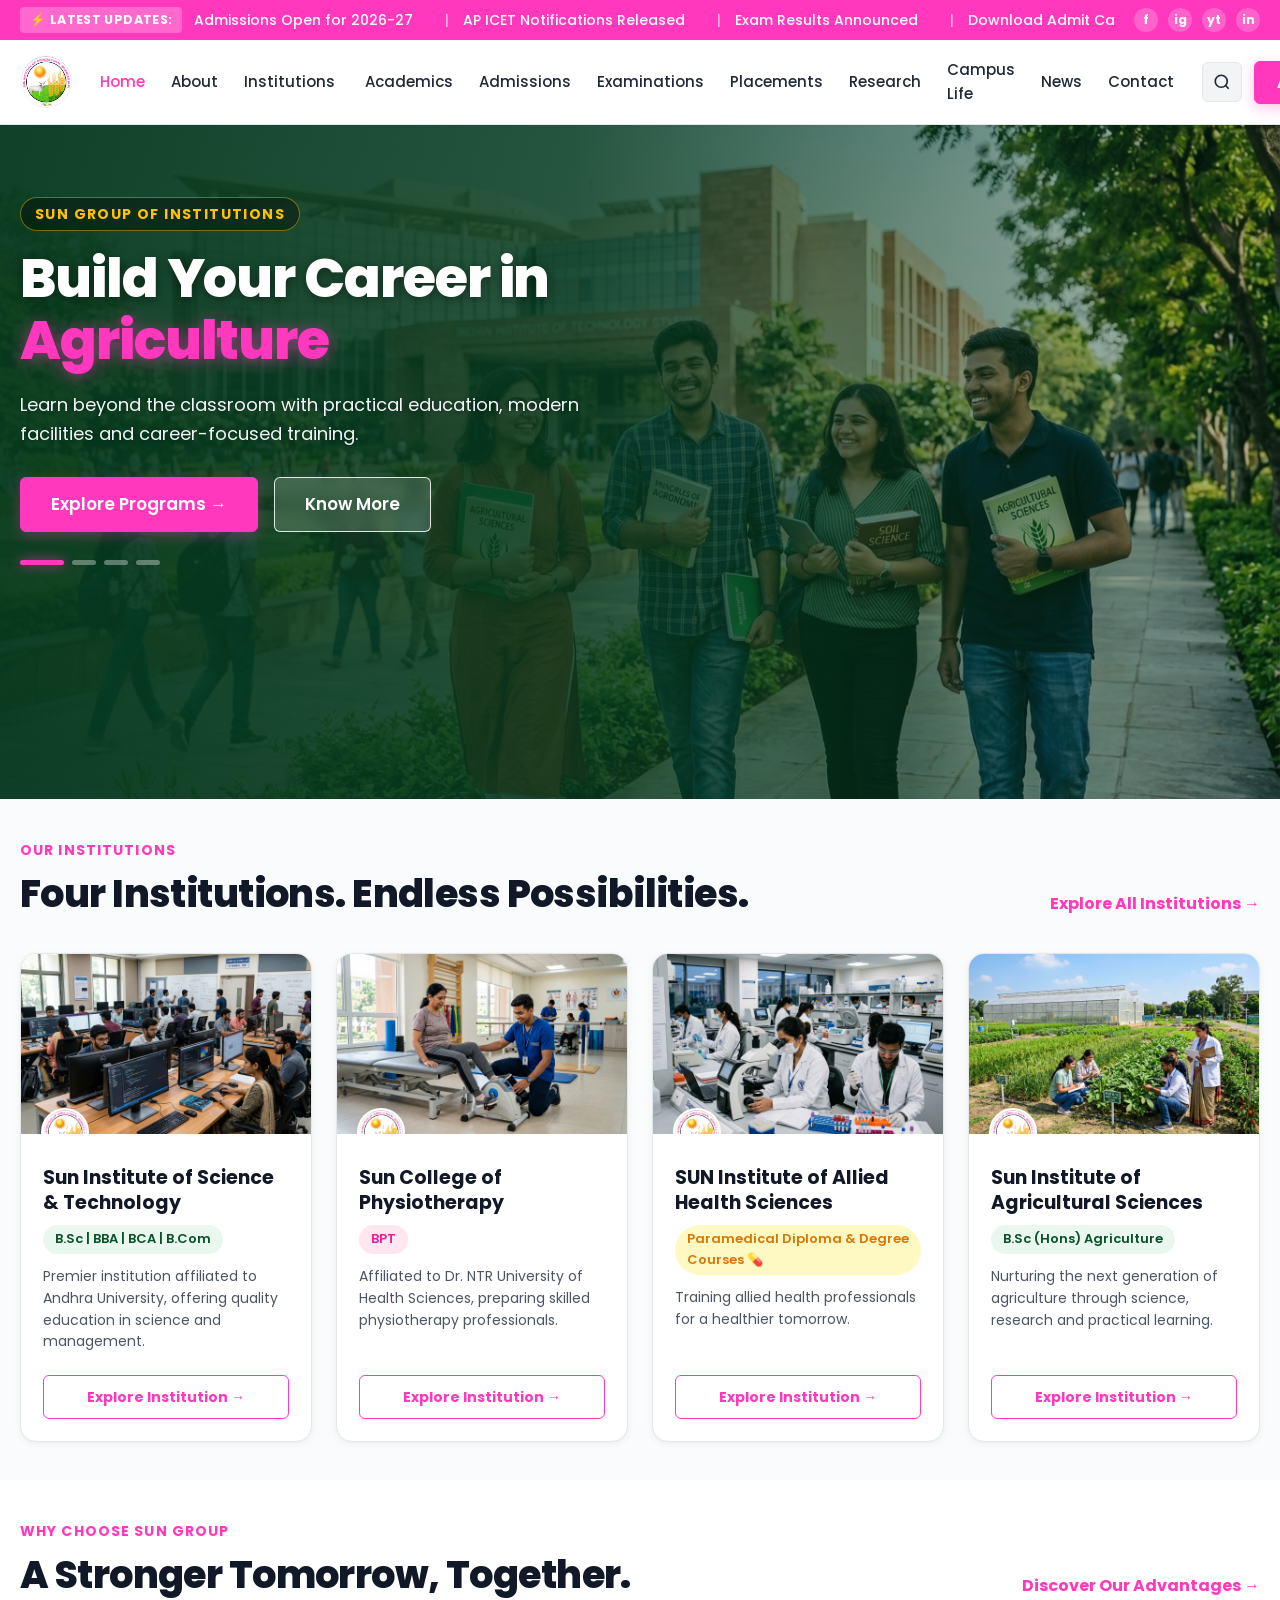
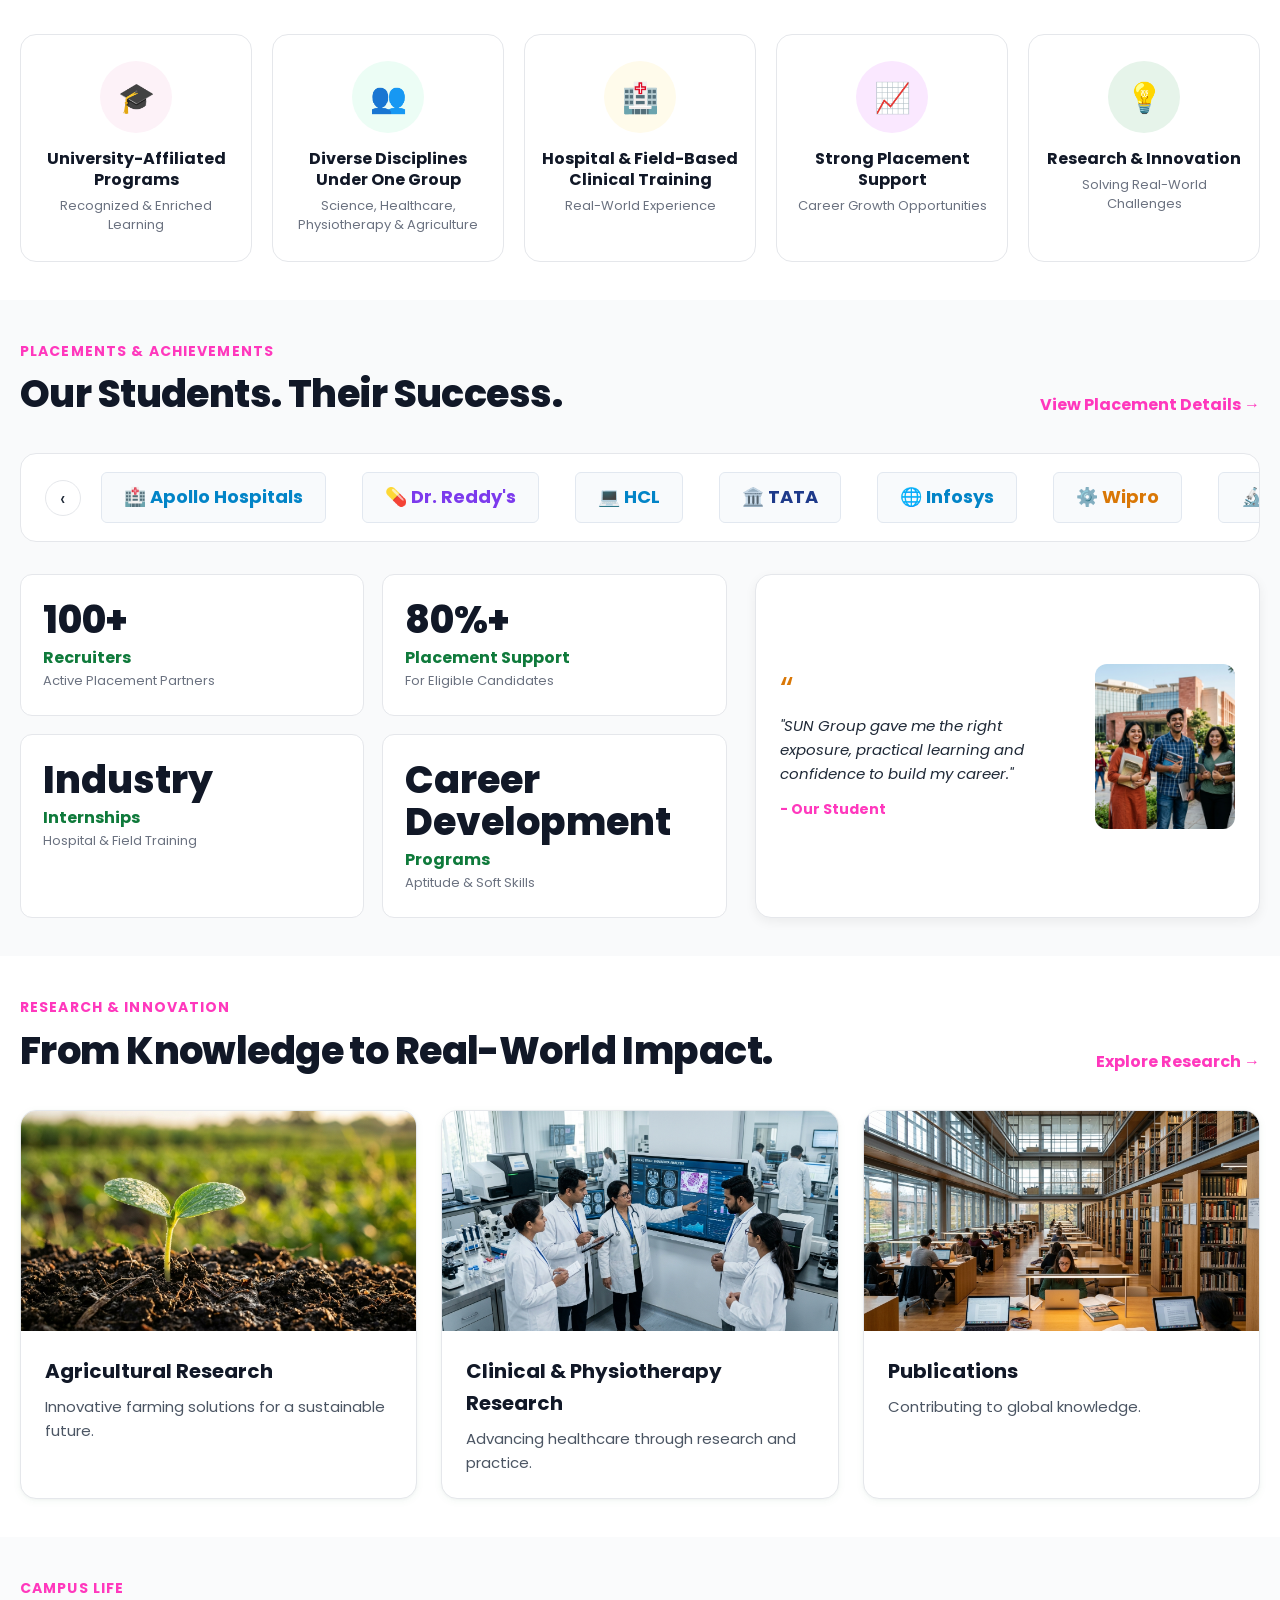
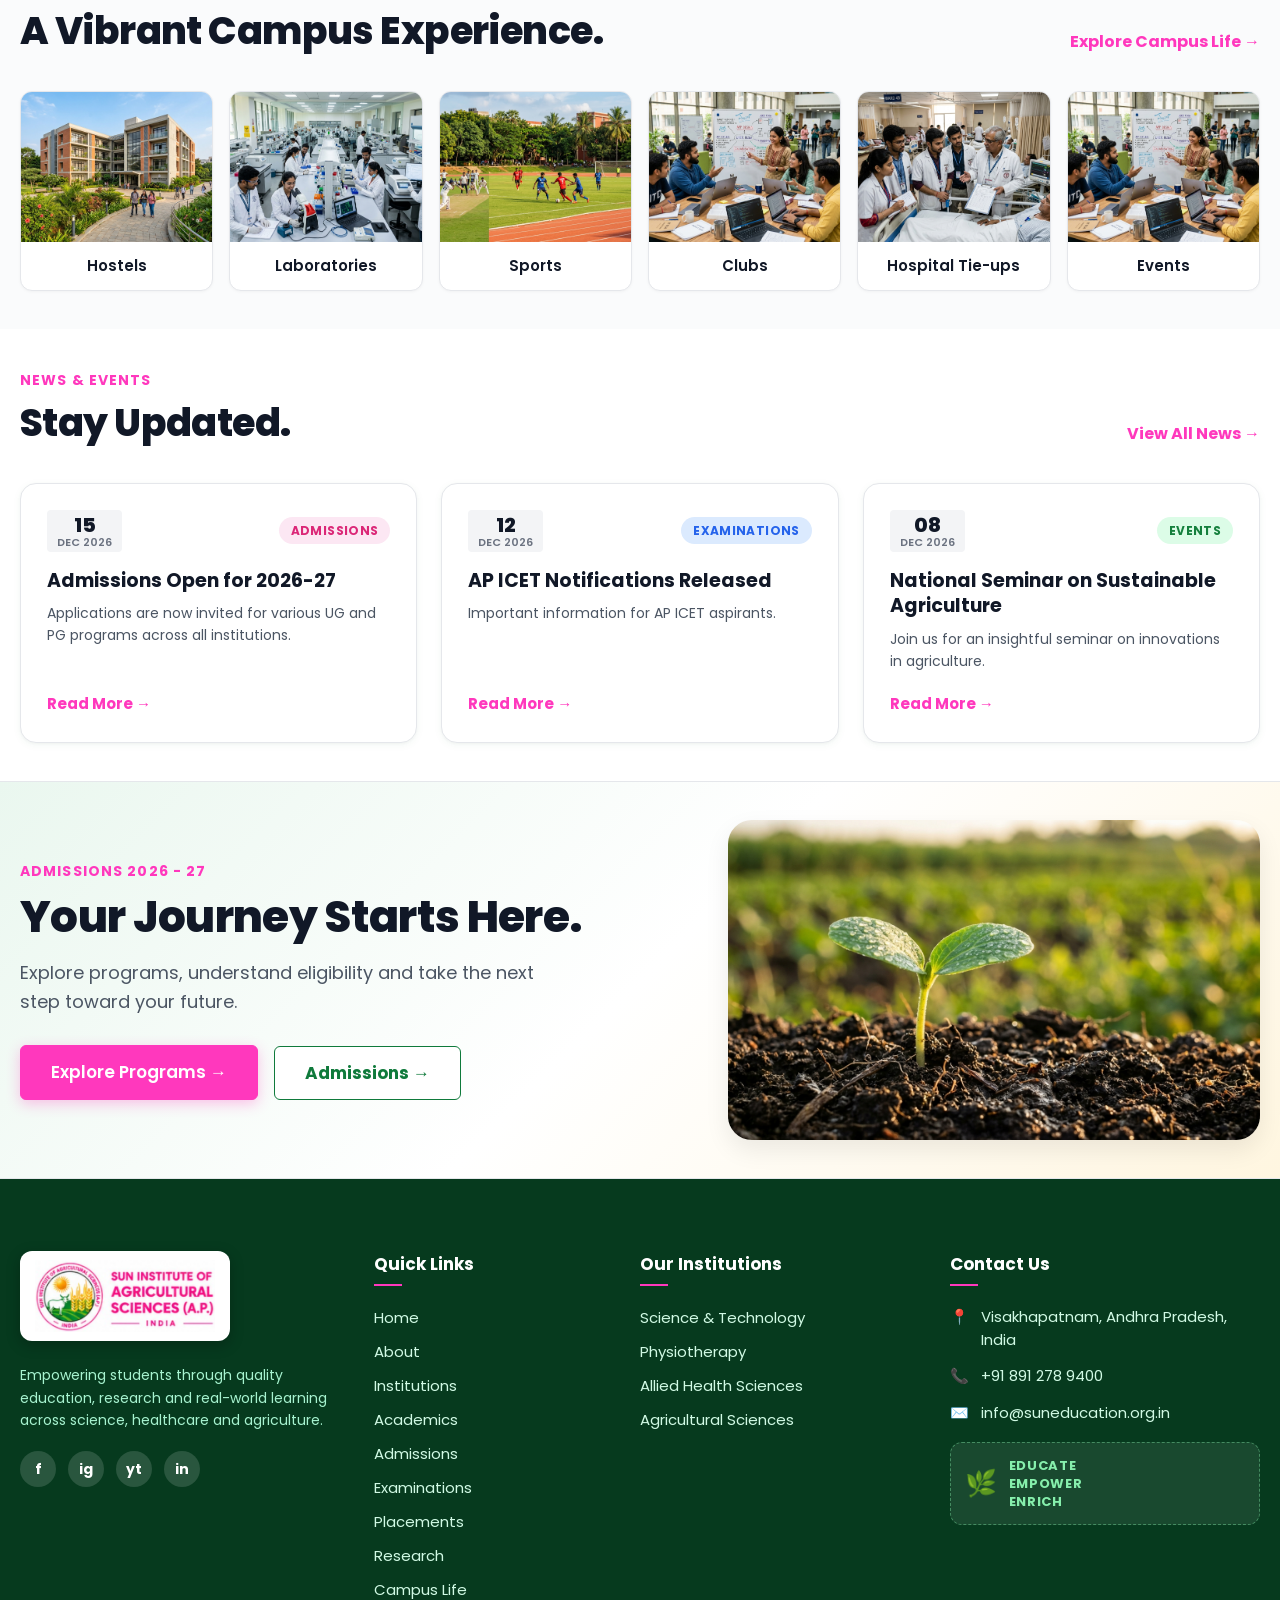
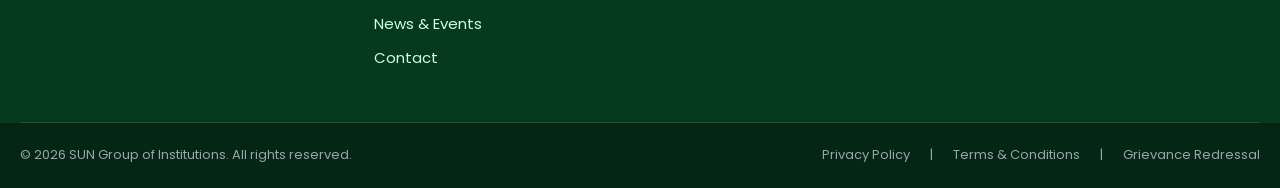
<file: index.html>
<!DOCTYPE html>
<html lang="en">
<head>
  <meta charset="UTF-8">
  <meta name="viewport" content="width=device-width, initial-scale=1.0">
  <title>SUN Group of Institutions | Education • Research • Sustainable Agriculture</title>
  <meta name="description" content="SUN Group of Institutions offers premier undergraduate, postgraduate, and diploma programs across Science & Technology, Physiotherapy, Allied Health Sciences, and Agricultural Sciences.">
  <link rel="icon" type="image/png" href="assets/images/sun_agri_mark.png">
  <link rel="stylesheet" href="assets/css/style.css">
</head>
<body>

  <!-- ==========================================================================
       1. TOP TICKER BAR (Pink #FF38BD)
       ========================================================================== -->
  <aside class="top-ticker-bar" aria-label="Latest Announcements">
    <div class="container-wide">
      <div class="ticker-content-wrap">
        <div class="ticker-left">
          <span class="ticker-badge">⚡ Latest Updates:</span>
          <div class="ticker-marquee">
            <div class="ticker-marquee-inner">
              <a href="admissions.html" class="ticker-item">Admissions Open for 2026-27</a>
              <span class="ticker-divider">|</span>
              <a href="examinations.html" class="ticker-item">AP ICET Notifications Released</a>
              <span class="ticker-divider">|</span>
              <a href="examinations.html" class="ticker-item">Exam Results Announced</a>
              <span class="ticker-divider">|</span>
              <a href="examinations.html" class="ticker-item">Download Admit Card</a>
            </div>
          </div>
          <a href="news-events.html" class="ticker-view-all">View All →</a>
        </div>

        <div class="ticker-right">
          <div class="social-links-top" aria-label="Social Channels">
            <a href="https://facebook.com" target="_blank" rel="noopener" aria-label="Facebook">f</a>
            <a href="https://instagram.com" target="_blank" rel="noopener" aria-label="Instagram">ig</a>
            <a href="https://youtube.com" target="_blank" rel="noopener" aria-label="YouTube">yt</a>
            <a href="https://linkedin.com" target="_blank" rel="noopener" aria-label="LinkedIn">in</a>
          </div>
        </div>
      </div>
    </div>
  </aside>

  <!-- ==========================================================================
       2. MAIN HEADER & NAVIGATION (Sticky White)
       ========================================================================== -->
  <header class="main-header" id="mainHeader">
    <div class="container-wide header-container">
      <!-- Brand Identity -->
      <a href="index.html" class="brand-identity" aria-label="SUN Group of Institutions Home">
        <img src="assets/images/sun_agri_mark.png" alt="SUN Group Logo" class="brand-logo-img">
      </a>

      <!-- Desktop Nav -->
      <nav class="nav-wrapper" aria-label="Main Navigation">
        <ul class="nav-menu">
          <li class="nav-item active"><a href="index.html" class="nav-link">Home</a></li>
          <li class="nav-item"><a href="about.html" class="nav-link">About</a></li>
          
          <li class="nav-item has-dropdown">
            <a href="#institutions" class="nav-link">
              Institutions
              <svg width="10" height="10" viewBox="0 0 24 24" fill="none" stroke="currentColor" stroke-width="2.5"><path d="M6 9l6 6 6-6"/></svg>
            </a>
            <ul class="dropdown-menu">
              <li class="dropdown-item"><a href="institutions.html">🏛️ View All Institutions Hub</a></li>
              <li class="dropdown-item"><a href="institutions/science-and-technology.html">🔬 Sun Institute of Science & Technology</a></li>
              <li class="dropdown-item"><a href="institutions/physiotherapy.html">🩺 Sun College of Physiotherapy</a></li>
              <li class="dropdown-item"><a href="institutions/allied-health-sciences.html">🏥 SUN Institute of Allied Health Sciences</a></li>
              <li class="dropdown-item"><a href="institutions/agricultural-sciences.html">🌱 Sun Institute of Agricultural Sciences</a></li>
            </ul>
          </li>

          <li class="nav-item"><a href="academics.html" class="nav-link">Academics</a></li>
          <li class="nav-item"><a href="admissions.html" class="nav-link">Admissions</a></li>
          <li class="nav-item"><a href="examinations.html" class="nav-link">Examinations</a></li>
          <li class="nav-item"><a href="placements.html" class="nav-link">Placements</a></li>
          <li class="nav-item"><a href="research.html" class="nav-link">Research</a></li>
          <li class="nav-item"><a href="campus-life.html" class="nav-link">Campus Life</a></li>
          <li class="nav-item"><a href="news-events.html" class="nav-link">News</a></li>
          <li class="nav-item"><a href="contact.html" class="nav-link">Contact</a></li>
        </ul>
      </nav>

      <!-- Right Header Action -->
      <div class="header-cta-block">
        <button class="header-search-btn" data-modal-target="search-modal" aria-label="Search Website" title="Search (Ctrl+K)">
          <svg width="18" height="18" viewBox="0 0 24 24" fill="none" stroke="currentColor" stroke-width="2.2"><circle cx="11" cy="11" r="8"/><line x1="21" y1="21" x2="16.65" y2="16.65"/></svg>
        </button>
        <button class="btn btn-pink btn-header-admissions" data-modal-target="admissions-modal">Admissions</button>
      </div>

      <!-- Mobile Nav Toggle -->
      <button class="mobile-nav-toggle" aria-label="Open Mobile Menu">
        <svg viewBox="0 0 24 24" fill="none" stroke="currentColor" stroke-width="2.5">
          <line x1="3" y1="6" x2="21" y2="6"/>
          <line x1="3" y1="12" x2="21" y2="12"/>
          <line x1="3" y1="18" x2="21" y2="18"/>
        </svg>
      </button>
    </div>
  </header>

  <!-- Mobile Drawer -->
  <div class="mobile-backdrop"></div>
  <div class="mobile-nav-drawer">
    <div class="mobile-drawer-header">
      <div class="brand-identity">
        <img src="assets/images/sun_agri_mark.png" alt="SUN Agricultural Sciences logo" style="width:38px; height:38px;">
        <span style="font-weight:800; font-size:1.0625rem; color:#111827;">SUN GROUP</span>
      </div>
      <button class="mobile-close-btn" aria-label="Close Menu">✕</button>
    </div>
    <ul class="mobile-nav-links">
      <li><a href="index.html" class="active">Home</a></li>
      <li><a href="about.html">About SUN Group</a></li>
      <li><a href="institutions/science-and-technology.html">Sun Institute of Science & Technology</a></li>
      <li><a href="institutions/physiotherapy.html">Sun College of Physiotherapy</a></li>
      <li><a href="institutions/allied-health-sciences.html">SUN Institute of Allied Health Sciences</a></li>
      <li><a href="institutions/agricultural-sciences.html">Sun Institute of Agricultural Sciences</a></li>
      <li><a href="academics.html">Academics & Courses</a></li>
      <li><a href="admissions.html">Admissions 2026-27</a></li>
      <li><a href="examinations.html">Examinations & Results</a></li>
      <li><a href="placements.html">Placements & Recruiters</a></li>
      <li><a href="research.html">Research & Innovation</a></li>
      <li><a href="campus-life.html">Campus Life</a></li>
      <li><a href="news-events.html">News & Events</a></li>
      <li><a href="contact.html">Contact Us</a></li>
    </ul>
    <div style="margin-top:auto; padding-top:20px;">
      <button class="btn btn-pink" style="width:100%;" data-modal-target="admissions-modal">Apply for Admissions</button>
    </div>
  </div>

  <main>
    <!-- ==========================================================================
         3. HERO SECTION (Full-Width Background Image Mode)
         ========================================================================== -->
    <section class="hero-wrapper hero-bg-mode" id="hero">
      <div class="hero-bg-backdrop">
        <img src="assets/images/original/hero_students.jpg" alt="SUN Group of Institutions students on campus" class="hero-bg-img" id="heroBgImg">
        <div class="hero-bg-overlay"></div>
      </div>

      <div class="container hero-content-overlay-container">
        <!-- Content Box -->
        <div class="hero-content-box hero-text-card">
          <div class="hero-tagline">SUN GROUP OF INSTITUTIONS</div>
          <h1 class="hero-headline">
            Build Your Career in <span class="pink">Agriculture</span>
          </h1>
          <p class="hero-subparagraph">
            Learn beyond the classroom with practical education, modern facilities and career-focused training.
          </p>
          <div class="hero-buttons-row">
            <a href="academics.html" class="btn btn-pink btn-lg">Explore Programs →</a>
            <a href="about.html" class="btn btn-white-outline btn-lg">Know More</a>
          </div>
          <!-- Slider Dot Indicators (Auto-advancing every 4.5s) -->
          <div class="hero-slider-dots" aria-label="Slide Selection">
            <button class="hero-dot active" data-slide-index="0" aria-label="Slide 1: Agriculture"></button>
            <button class="hero-dot" data-slide-index="1" aria-label="Slide 2: Science and Technology"></button>
            <button class="hero-dot" data-slide-index="2" aria-label="Slide 3: Physiotherapy"></button>
            <button class="hero-dot" data-slide-index="3" aria-label="Slide 4: Agricultural Sciences"></button>
          </div>
        </div>
      </div>

      <!-- ==========================================================================
           4. QUICK STATS BAR (4 Columns Strip)
           ========================================================================== -->
      <div class="stats-strip-section">
        <div class="container">
          <div class="stats-grid-row">
            <!-- Stat 1 -->
            <div class="stats-strip-item">
              <div class="stats-icon-box">
                <svg width="28" height="28" viewBox="0 0 24 24" fill="none" stroke="currentColor" stroke-width="2"><path d="M3 21h18M3 10h18M5 6l7-3 7 3M4 10v11M20 10v11M8 14v4M12 14v4M16 14v4"/></svg>
              </div>
              <div class="stats-text-block">
                <span class="stats-big-num">4</span>
                <span class="stats-main-label">Constituent Institutions</span>
                <span class="stats-sub-label">Diverse Disciplines</span>
              </div>
            </div>

            <!-- Stat 2 -->
            <div class="stats-strip-item">
              <div class="stats-icon-box pink">
                <svg width="28" height="28" viewBox="0 0 24 24" fill="none" stroke="currentColor" stroke-width="2"><path d="M22 10v6M2 10l10-5 10 5-10 5z"/><path d="M6 12v5c3 3 9 3 12 0v-5"/></svg>
              </div>
              <div class="stats-text-block">
                <span class="stats-big-num pink">50+</span>
                <span class="stats-main-label">Programs Offered</span>
                <span class="stats-sub-label">UG | PG | Diploma</span>
              </div>
            </div>

            <!-- Stat 3 -->
            <div class="stats-strip-item">
              <div class="stats-icon-box">
                <svg width="28" height="28" viewBox="0 0 24 24" fill="none" stroke="currentColor" stroke-width="2"><path d="M17 21v-2a4 4 0 0 0-4-4H5a4 4 0 0 0-4 4v2"/><circle cx="9" cy="7" r="4"/><path d="M23 21v-2a4 4 0 0 0-3-3.87"/><path d="M16 3.13a4 4 0 0 1 0 7.75"/></svg>
              </div>
              <div class="stats-text-block">
                <span class="stats-big-num">20+ Years</span>
                <span class="stats-main-label">of Legacy</span>
                <span class="stats-sub-label">A Strong Foundation</span>
              </div>
            </div>

            <!-- Stat 4 -->
            <div class="stats-strip-item">
              <div class="stats-icon-box">
                <svg width="28" height="28" viewBox="0 0 24 24" fill="none" stroke="currentColor" stroke-width="2"><path d="M16 8a6 6 0 0 1 6 6v7h-4v-7a2 2 0 0 0-2-2 2 2 0 0 0-2 2v7h-4v-7a6 6 0 0 1 6-6z"/><rect x="2" y="9" width="4" height="12"/><circle cx="4" cy="4" r="2"/></svg>
              </div>
              <div class="stats-text-block">
                <span class="stats-big-num">100+</span>
                <span class="stats-main-label">Placement Partners</span>
                <span class="stats-sub-label">Growing Opportunities</span>
              </div>
            </div>
          </div>
        </div>
      </div>
    </section>

    <!-- ==========================================================================
         5. OUR INSTITUTIONS SECTION (4 Cards Grid)
         ========================================================================== -->
    <section class="institutions-section-wrap" id="institutions">
      <div class="container">
        <div class="section-header-row">
          <div>
            <span class="section-tag">OUR INSTITUTIONS</span>
            <h2 class="section-title">Four Institutions. Endless Possibilities.</h2>
          </div>
          <a href="academics.html" class="section-link-more">Explore All Institutions →</a>
        </div>

        <div class="institutions-cards-grid">
          <!-- Card 1: Science & Technology -->
          <article class="inst-single-card">
            <div class="inst-photo-header">
              <img src="assets/images/original/inst_science_tech.jpg" alt="Sun Institute of Science & Technology" class="inst-photo-img">
              <div class="inst-circular-logo-badge pink"><img src="assets/images/sun_agri_mark.png" alt="SUN Agricultural Sciences logo"></div>
            </div>
            <div class="inst-card-inner">
              <h3 class="inst-title-text">Sun Institute of Science & Technology</h3>
              <span class="inst-course-badge-pill">B.Sc | BBA | BCA | B.Com</span>
              <p class="inst-desc-text">
                Premier institution affiliated to Andhra University, offering quality education in science and management.
              </p>
              <a href="institutions/science-and-technology.html" class="inst-explore-action-btn">Explore Institution →</a>
            </div>
          </article>

          <!-- Card 2: Physiotherapy -->
          <article class="inst-single-card">
            <div class="inst-photo-header">
              <img src="assets/images/original/inst_physiotherapy.jpg" alt="Sun College of Physiotherapy" class="inst-photo-img">
              <div class="inst-circular-logo-badge green"><img src="assets/images/sun_agri_mark.png" alt="SUN Agricultural Sciences logo"></div>
            </div>
            <div class="inst-card-inner">
              <h3 class="inst-title-text">Sun College of Physiotherapy</h3>
              <span class="inst-course-badge-pill pink">BPT</span>
              <p class="inst-desc-text">
                Affiliated to Dr. NTR University of Health Sciences, preparing skilled physiotherapy professionals.
              </p>
              <a href="institutions/physiotherapy.html" class="inst-explore-action-btn">Explore Institution →</a>
            </div>
          </article>

          <!-- Card 3: Allied Health Sciences -->
          <article class="inst-single-card">
            <div class="inst-photo-header">
              <img src="assets/images/original/inst_allied_health.jpg" alt="SUN Institute of Allied Health Sciences" class="inst-photo-img">
              <div class="inst-circular-logo-badge yellow"><img src="assets/images/sun_agri_mark.png" alt="SUN Agricultural Sciences logo"></div>
            </div>
            <div class="inst-card-inner">
              <h3 class="inst-title-text">SUN Institute of Allied Health Sciences</h3>
              <span class="inst-course-badge-pill yellow">Paramedical Diploma & Degree Courses 💊</span>
              <p class="inst-desc-text">
                Training allied health professionals for a healthier tomorrow.
              </p>
              <a href="institutions/allied-health-sciences.html" class="inst-explore-action-btn">Explore Institution →</a>
            </div>
          </article>

          <!-- Card 4: Agricultural Sciences -->
          <article class="inst-single-card">
            <div class="inst-photo-header">
              <img src="assets/images/original/inst_agri_sciences.jpg" alt="Sun Institute of Agricultural Sciences" class="inst-photo-img">
              <div class="inst-circular-logo-badge green"><img src="assets/images/sun_agri_mark.png" alt="SUN Agricultural Sciences logo"></div>
            </div>
            <div class="inst-card-inner">
              <h3 class="inst-title-text">Sun Institute of Agricultural Sciences</h3>
              <span class="inst-course-badge-pill">B.Sc (Hons) Agriculture</span>
              <p class="inst-desc-text">
                Nurturing the next generation of agriculture through science, research and practical learning.
              </p>
              <a href="institutions/agricultural-sciences.html" class="inst-explore-action-btn">Explore Institution →</a>
            </div>
          </article>
        </div>
      </div>
    </section>

    <!-- ==========================================================================
         6. WHY CHOOSE SUN GROUP (5 Circular Value Badges)
         ========================================================================== -->
    <section class="why-choose-wrap" id="why-us">
      <div class="container">
        <div class="section-header-row">
          <div>
            <span class="section-tag">WHY CHOOSE SUN GROUP</span>
            <h2 class="section-title">A Stronger Tomorrow, Together.</h2>
          </div>
          <a href="about.html" class="section-link-more">Discover Our Advantages →</a>
        </div>

        <div class="why-badges-grid">
          <!-- Pillar 1 -->
          <div class="why-badge-item">
            <div class="why-circle-icon pink">🎓</div>
            <h3 class="why-item-title">University-Affiliated Programs</h3>
            <p class="why-item-desc">Recognized & Enriched Learning</p>
          </div>

          <!-- Pillar 2 -->
          <div class="why-badge-item">
            <div class="why-circle-icon green">👥</div>
            <h3 class="why-item-title">Diverse Disciplines Under One Group</h3>
            <p class="why-item-desc">Science, Healthcare, Physiotherapy & Agriculture</p>
          </div>

          <!-- Pillar 3 -->
          <div class="why-badge-item">
            <div class="why-circle-icon yellow">🏥</div>
            <h3 class="why-item-title">Hospital & Field-Based Clinical Training</h3>
            <p class="why-item-desc">Real-World Experience</p>
          </div>

          <!-- Pillar 4 -->
          <div class="why-badge-item">
            <div class="why-circle-icon magenta">📈</div>
            <h3 class="why-item-title">Strong Placement Support</h3>
            <p class="why-item-desc">Career Growth Opportunities</p>
          </div>

          <!-- Pillar 5 -->
          <div class="why-badge-item">
            <div class="why-circle-icon forest">💡</div>
            <h3 class="why-item-title">Research & Innovation</h3>
            <p class="why-item-desc">Solving Real-World Challenges</p>
          </div>
        </div>
      </div>
    </section>

    <!-- ==========================================================================
         7. PLACEMENTS & ACHIEVEMENTS SECTION (2-Col + Marquee)
         ========================================================================== -->
    <section class="placements-wrap" id="placements">
      <div class="container">
        <div class="section-header-row">
          <div>
            <span class="section-tag">PLACEMENTS & ACHIEVEMENTS</span>
            <h2 class="section-title">Our Students. Their Success.</h2>
          </div>
          <a href="placements.html" class="section-link-more">View Placement Details →</a>
        </div>

        <!-- Recruiter Marquee -->
        <div class="recruiters-strip-card" aria-label="Corporate Hiring Partners">
          <div class="recruiter-arrow-left">‹</div>
          <div class="recruiter-logos-track">
            <div class="recruiter-pill-badge"><span style="color:#0284c7;">🏥 Apollo Hospitals</span></div>
            <div class="recruiter-pill-badge"><span style="color:#7c3aed;">💊 Dr. Reddy's</span></div>
            <div class="recruiter-pill-badge"><span style="color:#0284c7;">💻 HCL</span></div>
            <div class="recruiter-pill-badge"><span style="color:#1e3a8a;">🏛️ TATA</span></div>
            <div class="recruiter-pill-badge"><span style="color:#0284c7;">🌐 Infosys</span></div>
            <div class="recruiter-pill-badge"><span style="color:#d97706;">⚙️ Wipro</span></div>
            <div class="recruiter-pill-badge"><span style="color:#059669;">🔬 Biocon</span></div>
            <div class="recruiter-pill-badge"><span style="color:#0f7a3b;">🌾 Syngenta</span></div>
          </div>
        </div>

        <!-- 4 Stats + Testimonial Card -->
        <div class="placements-two-col-layout">
          <div class="placements-4stats-grid">
            <div class="single-stat-box">
              <span class="number">100+</span>
              <span class="heading">Recruiters</span>
              <span class="subtitle">Active Placement Partners</span>
            </div>
            <div class="single-stat-box">
              <span class="number">80%+</span>
              <span class="heading">Placement Support</span>
              <span class="subtitle">For Eligible Candidates</span>
            </div>
            <div class="single-stat-box">
              <span class="number">Industry</span>
              <span class="heading">Internships</span>
              <span class="subtitle">Hospital & Field Training</span>
            </div>
            <div class="single-stat-box">
              <span class="number">Career Development</span>
              <span class="heading">Programs</span>
              <span class="subtitle">Aptitude & Soft Skills</span>
            </div>
          </div>

          <!-- Testimonial with Exact Reference Visual -->
          <div class="student-testimonial-card-wrap">
            <div class="quote-bubble-content">
              <div class="quote-yellow-badge">“</div>
              <p class="quote-main-text">
                "SUN Group gave me the right exposure, practical learning and confidence to build my career."
              </p>
              <div class="quote-author-name">- Our Student</div>
            </div>
            <img src="assets/images/original/testimonial_student.jpg" alt="Student Testimonial - SUN Group" class="student-portrait-img">
          </div>
        </div>
      </div>
    </section>

    <!-- ==========================================================================
         8. RESEARCH & INNOVATION SECTION (3 Large Cards)
         ========================================================================== -->
    <section class="research-wrap" id="research">
      <div class="container">
        <div class="section-header-row">
          <div>
            <span class="section-tag">RESEARCH & INNOVATION</span>
            <h2 class="section-title">From Knowledge to Real-World Impact.</h2>
          </div>
          <a href="research.html" class="section-link-more">Explore Research →</a>
        </div>

        <div class="research-cards-grid">
          <!-- Card 1 -->
          <article class="research-single-card">
            <div class="research-photo-header">
              <img src="assets/images/original/research_agriculture.jpg" alt="Agricultural Research" class="research-photo-img">
            </div>
            <div class="research-card-content">
              <h3 class="research-card-title">Agricultural Research</h3>
              <p class="research-card-desc">Innovative farming solutions for a sustainable future.</p>
            </div>
          </article>

          <!-- Card 2 -->
          <article class="research-single-card">
            <div class="research-photo-header">
              <img src="assets/images/original/research_clinical.jpg" alt="Clinical & Physiotherapy Research" class="research-photo-img">
            </div>
            <div class="research-card-content">
              <h3 class="research-card-title">Clinical & Physiotherapy Research</h3>
              <p class="research-card-desc">Advancing healthcare through research and practice.</p>
            </div>
          </article>

          <!-- Card 3 -->
          <article class="research-single-card">
            <div class="research-photo-header">
              <img src="assets/images/original/research_publications.jpg" alt="Publications" class="research-photo-img">
            </div>
            <div class="research-card-content">
              <h3 class="research-card-title">Publications</h3>
              <p class="research-card-desc">Contributing to global knowledge.</p>
            </div>
          </article>
        </div>
      </div>
    </section>

    <!-- ==========================================================================
         9. CAMPUS LIFE SECTION (6 Item Photo Gallery)
         ========================================================================== -->
    <section class="campus-life-wrap" id="campus-life">
      <div class="container">
        <div class="section-header-row">
          <div>
            <span class="section-tag">CAMPUS LIFE</span>
            <h2 class="section-title">A Vibrant Campus Experience.</h2>
          </div>
          <a href="campus-life.html" class="section-link-more">Explore Campus Life →</a>
        </div>

        <div class="campus-6items-grid">
          <div class="campus-thumbnail-card">
            <div class="campus-thumbnail-photo">
              <img src="assets/images/original/campus_hostel.jpg" alt="Hostels">
            </div>
            <div class="campus-thumbnail-title">Hostels</div>
          </div>

          <div class="campus-thumbnail-card">
            <div class="campus-thumbnail-photo">
              <img src="assets/images/original/campus_laboratory.jpg" alt="Laboratories">
            </div>
            <div class="campus-thumbnail-title">Laboratories</div>
          </div>

          <div class="campus-thumbnail-card">
            <div class="campus-thumbnail-photo">
              <img src="assets/images/original/campus_sports.jpg" alt="Sports">
            </div>
            <div class="campus-thumbnail-title">Sports</div>
          </div>

          <div class="campus-thumbnail-card">
            <div class="campus-thumbnail-photo">
              <img src="assets/images/original/campus_clubs.jpg" alt="Clubs">
            </div>
            <div class="campus-thumbnail-title">Clubs</div>
          </div>

          <div class="campus-thumbnail-card">
            <div class="campus-thumbnail-photo">
              <img src="assets/images/original/campus_training.jpg" alt="Hospital Tie-ups">
            </div>
            <div class="campus-thumbnail-title">Hospital Tie-ups</div>
          </div>

          <div class="campus-thumbnail-card">
            <div class="campus-thumbnail-photo">
              <img src="assets/images/original/campus_events.jpg" alt="Events">
            </div>
            <div class="campus-thumbnail-title">Events</div>
          </div>
        </div>
      </div>
    </section>

    <!-- ==========================================================================
         10. NEWS & EVENTS SECTION (3 Notices)
         ========================================================================== -->
    <section class="news-events-wrap" id="news">
      <div class="container">
        <div class="section-header-row">
          <div>
            <span class="section-tag">NEWS & EVENTS</span>
            <h2 class="section-title">Stay Updated.</h2>
          </div>
          <a href="news-events.html" class="section-link-more">View All News →</a>
        </div>

        <div class="news-notices-grid">
          <!-- Notice 1 -->
          <article class="news-notice-card">
            <div class="news-meta-top">
              <div class="news-date-square">
                <span class="day">15</span>
                <span class="month">Dec 2026</span>
              </div>
              <span class="news-tag-badge pink">Admissions</span>
            </div>
            <h3 class="news-heading-text">Admissions Open for 2026-27</h3>
            <p class="news-body-snippet">
              Applications are now invited for various UG and PG programs across all institutions.
            </p>
            <a href="admissions.html" class="news-readmore-link">Read More →</a>
          </article>

          <!-- Notice 2 -->
          <article class="news-notice-card">
            <div class="news-meta-top">
              <div class="news-date-square">
                <span class="day">12</span>
                <span class="month">Dec 2026</span>
              </div>
              <span class="news-tag-badge blue">Examinations</span>
            </div>
            <h3 class="news-heading-text">AP ICET Notifications Released</h3>
            <p class="news-body-snippet">
              Important information for AP ICET aspirants.
            </p>
            <a href="examinations.html" class="news-readmore-link">Read More →</a>
          </article>

          <!-- Notice 3 -->
          <article class="news-notice-card">
            <div class="news-meta-top">
              <div class="news-date-square">
                <span class="day">08</span>
                <span class="month">Dec 2026</span>
              </div>
              <span class="news-tag-badge green">Events</span>
            </div>
            <h3 class="news-heading-text">National Seminar on Sustainable Agriculture</h3>
            <p class="news-body-snippet">
              Join us for an insightful seminar on innovations in agriculture.
            </p>
            <a href="news-events.html" class="news-readmore-link">Read More →</a>
          </article>
        </div>
      </div>
    </section>

    <!-- ==========================================================================
         11. ADMISSIONS 2026-27 CTA BANNER
         ========================================================================== -->
    <section class="admissions-cta-strip" id="admissions-cta">
      <div class="container">
        <div class="admissions-strip-grid">
          <div>
            <div class="admissions-tagline">ADMISSIONS 2026 - 27</div>
            <h2 class="admissions-strip-title">Your Journey Starts Here.</h2>
            <p class="admissions-strip-desc">
              Explore programs, understand eligibility and take the next step toward your future.
            </p>
            <div class="admissions-strip-buttons">
              <a href="academics.html" class="btn btn-pink btn-lg">Explore Programs →</a>
              <button class="btn btn-white-green-outline btn-lg" data-modal-target="admissions-modal" style="font-weight:700;">Admissions →</button>
            </div>
          </div>

          <div class="admissions-sprout-wrap">
            <img src="assets/images/original/cta_sprout.jpg" alt="Nurturing Brighter Futures - Agricultural Science" class="admissions-sprout-img">
          </div>
        </div>
      </div>
    </section>
  </main>

  <!-- ==========================================================================
       12. FOOTER (Dark Green #063A1E)
       ========================================================================== -->
  <footer class="main-footer">
    <div class="container">
      <div class="footer-4col-grid">
        <!-- Col 1 -->
        <div class="footer-col-brand">
          <div class="footer-logo-card">
            <img src="assets/images/sun_footer_logo.png" alt="SUN Institute of Agricultural Sciences (A.P.) India" class="footer-wide-logo">
          </div>
          <p class="footer-bio-text" style="margin-top: 16px;">
            Empowering students through quality education, research and real-world learning across science, healthcare and agriculture.
          </p>
          <div class="footer-social-row">
            <a href="https://facebook.com" target="_blank" rel="noopener" aria-label="Facebook">f</a>
            <a href="https://instagram.com" target="_blank" rel="noopener" aria-label="Instagram">ig</a>
            <a href="https://youtube.com" target="_blank" rel="noopener" aria-label="YouTube">yt</a>
            <a href="https://linkedin.com" target="_blank" rel="noopener" aria-label="LinkedIn">in</a>
          </div>
        </div>

        <!-- Col 2 -->
        <div>
          <h4 class="footer-col-heading">Quick Links</h4>
          <ul class="footer-links-list">
            <li><a href="index.html">Home</a></li>
            <li><a href="about.html">About</a></li>
            <li><a href="institutions/science-and-technology.html">Institutions</a></li>
            <li><a href="academics.html">Academics</a></li>
            <li><a href="admissions.html">Admissions</a></li>
            <li><a href="examinations.html">Examinations</a></li>
            <li><a href="placements.html">Placements</a></li>
            <li><a href="research.html">Research</a></li>
            <li><a href="campus-life.html">Campus Life</a></li>
            <li><a href="news-events.html">News & Events</a></li>
            <li><a href="contact.html">Contact</a></li>
          </ul>
        </div>

        <!-- Col 3 -->
        <div>
          <h4 class="footer-col-heading">Our Institutions</h4>
          <ul class="footer-links-list">
            <li><a href="institutions/science-and-technology.html">Science & Technology</a></li>
            <li><a href="institutions/physiotherapy.html">Physiotherapy</a></li>
            <li><a href="institutions/allied-health-sciences.html">Allied Health Sciences</a></li>
            <li><a href="institutions/agricultural-sciences.html">Agricultural Sciences</a></li>
          </ul>
        </div>

        <!-- Col 4 -->
        <div>
          <h4 class="footer-col-heading">Contact Us</h4>
          <div class="footer-contact-row-item">
            <span>📍</span>
            <span>Visakhapatnam, Andhra Pradesh, India</span>
          </div>
          <div class="footer-contact-row-item">
            <span>📞</span>
            <span>+91 891 278 9400</span>
          </div>
          <div class="footer-contact-row-item">
            <span>✉️</span>
            <span>info@suneducation.org.in</span>
          </div>

          <div class="footer-leaf-emblem-badge">
            <span style="font-size:1.6rem;">🌿</span>
            <span class="text">Educate<br>Empower<br>Enrich</span>
          </div>
        </div>
      </div>
    </div>

    <!-- Bottom Bar -->
    <div class="footer-copyright-bar">
      <div class="container footer-copyright-flex">
        <div>© 2026 SUN Group of Institutions. All rights reserved.</div>
        <div class="footer-bottom-nav">
          <a href="about.html">Privacy Policy</a>
          <span>|</span>
          <a href="about.html">Terms & Conditions</a>
          <span>|</span>
          <a href="contact.html">Grievance Redressal</a>
        </div>
      </div>
    </div>
  </footer>

  <!-- Modal: Admissions Wizard -->
  <div class="modal-backdrop" id="admissions-modal" role="dialog" aria-modal="true">
    <div class="modal-dialog">
      <div class="modal-header">
        <h3 class="modal-title">Apply for Admissions 2026-27</h3>
        <button class="modal-close-btn" data-modal-close>✕</button>
      </div>
      <div class="modal-body">
        <form id="admissions-apply-form">
          <div class="form-grid-2">
            <div class="form-group">
              <label class="form-label" for="pop-name">Full Name *</label>
              <input type="text" id="pop-name" name="full_name" class="form-control" placeholder="Candidate Name" required>
            </div>
            <div class="form-group">
              <label class="form-label" for="pop-phone">Phone Number *</label>
              <input type="tel" id="pop-phone" name="phone" class="form-control" placeholder="+91 98765 43210" required>
            </div>
          </div>
          <div class="form-group">
            <label class="form-label" for="pop-email">Email Address *</label>
            <input type="email" id="pop-email" name="email" class="form-control" placeholder="candidate@example.com" required>
          </div>
          <div class="form-grid-2">
            <div class="form-group">
              <label class="form-label" for="wizard-inst-select">Institution *</label>
              <select id="wizard-inst-select" name="institution" class="form-control" required>
                <option value="">Choose Institution</option>
                <option value="science-and-tech">Sun Institute of Science & Technology</option>
                <option value="physiotherapy">Sun College of Physiotherapy</option>
                <option value="allied-health">SUN Institute of Allied Health Sciences</option>
                <option value="agri-sciences">Sun Institute of Agricultural Sciences</option>
              </select>
            </div>
            <div class="form-group">
              <label class="form-label" for="wizard-course-select">Program *</label>
              <select id="wizard-course-select" name="course" class="form-control" required>
                <option value="">Select Target Program</option>
              </select>
            </div>
          </div>
          <div class="form-group">
            <label class="form-label" for="pop-score">Qualifying Exam & Percentage *</label>
            <input type="text" id="pop-score" name="qualifying_score" class="form-control" placeholder="e.g. Intermediate 10+2 (85%)" required>
          </div>
          <div style="margin-top:20px; display:flex; justify-content:flex-end; gap:12px;">
            <button type="button" class="btn btn-white-outline" data-modal-close>Cancel</button>
            <button type="submit" class="btn btn-pink">Submit Application →</button>
          </div>
        </form>
        <div id="admissions-slip-wrap" style="display:none;">
          <div id="admission-slip-content"></div>
          <div style="margin-top:14px; text-align:right;">
            <button type="button" class="btn btn-white-outline" data-modal-close>Close</button>
          </div>
        </div>
      </div>
    </div>
  </div>

  <!-- Modal: Global Search -->
  <div class="modal-backdrop" id="search-modal" role="dialog" aria-modal="true">
    <div class="search-modal-dialog">
      <div class="search-input-header">
        <svg class="search-input-icon" width="20" height="20" viewBox="0 0 24 24" fill="none" stroke="currentColor" stroke-width="2.2"><circle cx="11" cy="11" r="8"/><line x1="21" y1="21" x2="16.65" y2="16.65"/></svg>
        <input type="text" id="global-search-input" class="search-main-input" placeholder="Search programs, institutions, results, circulars..." autocomplete="off">
        <span class="search-kbd-badge">ESC</span>
        <button class="modal-close-btn" data-modal-close style="margin-left:8px;" aria-label="Close Search">✕</button>
      </div>
      <div class="search-quick-tags">
        <span style="font-size:0.75rem; color:#6b7280; font-weight:600; text-transform:uppercase;">Filter:</span>
        <button type="button" class="search-tag-chip" data-search-cat="All">All</button>
        <button type="button" class="search-tag-chip" data-search-cat="Institutions">Institutions</button>
        <button type="button" class="search-tag-chip" data-search-cat="Programs">Programs</button>
        <button type="button" class="search-tag-chip" data-search-cat="Admissions">Admissions</button>
        <button type="button" class="search-tag-chip" data-search-cat="Examinations">Examinations</button>
        <button type="button" class="search-tag-chip" data-search-cat="Research">Research</button>
      </div>
      <div class="search-results-list" id="global-search-results">
        <!-- Live search results rendered by app.js -->
      </div>
    </div>
  </div>

  <script src="assets/js/app.js"></script>
</body>
</html>
</file>
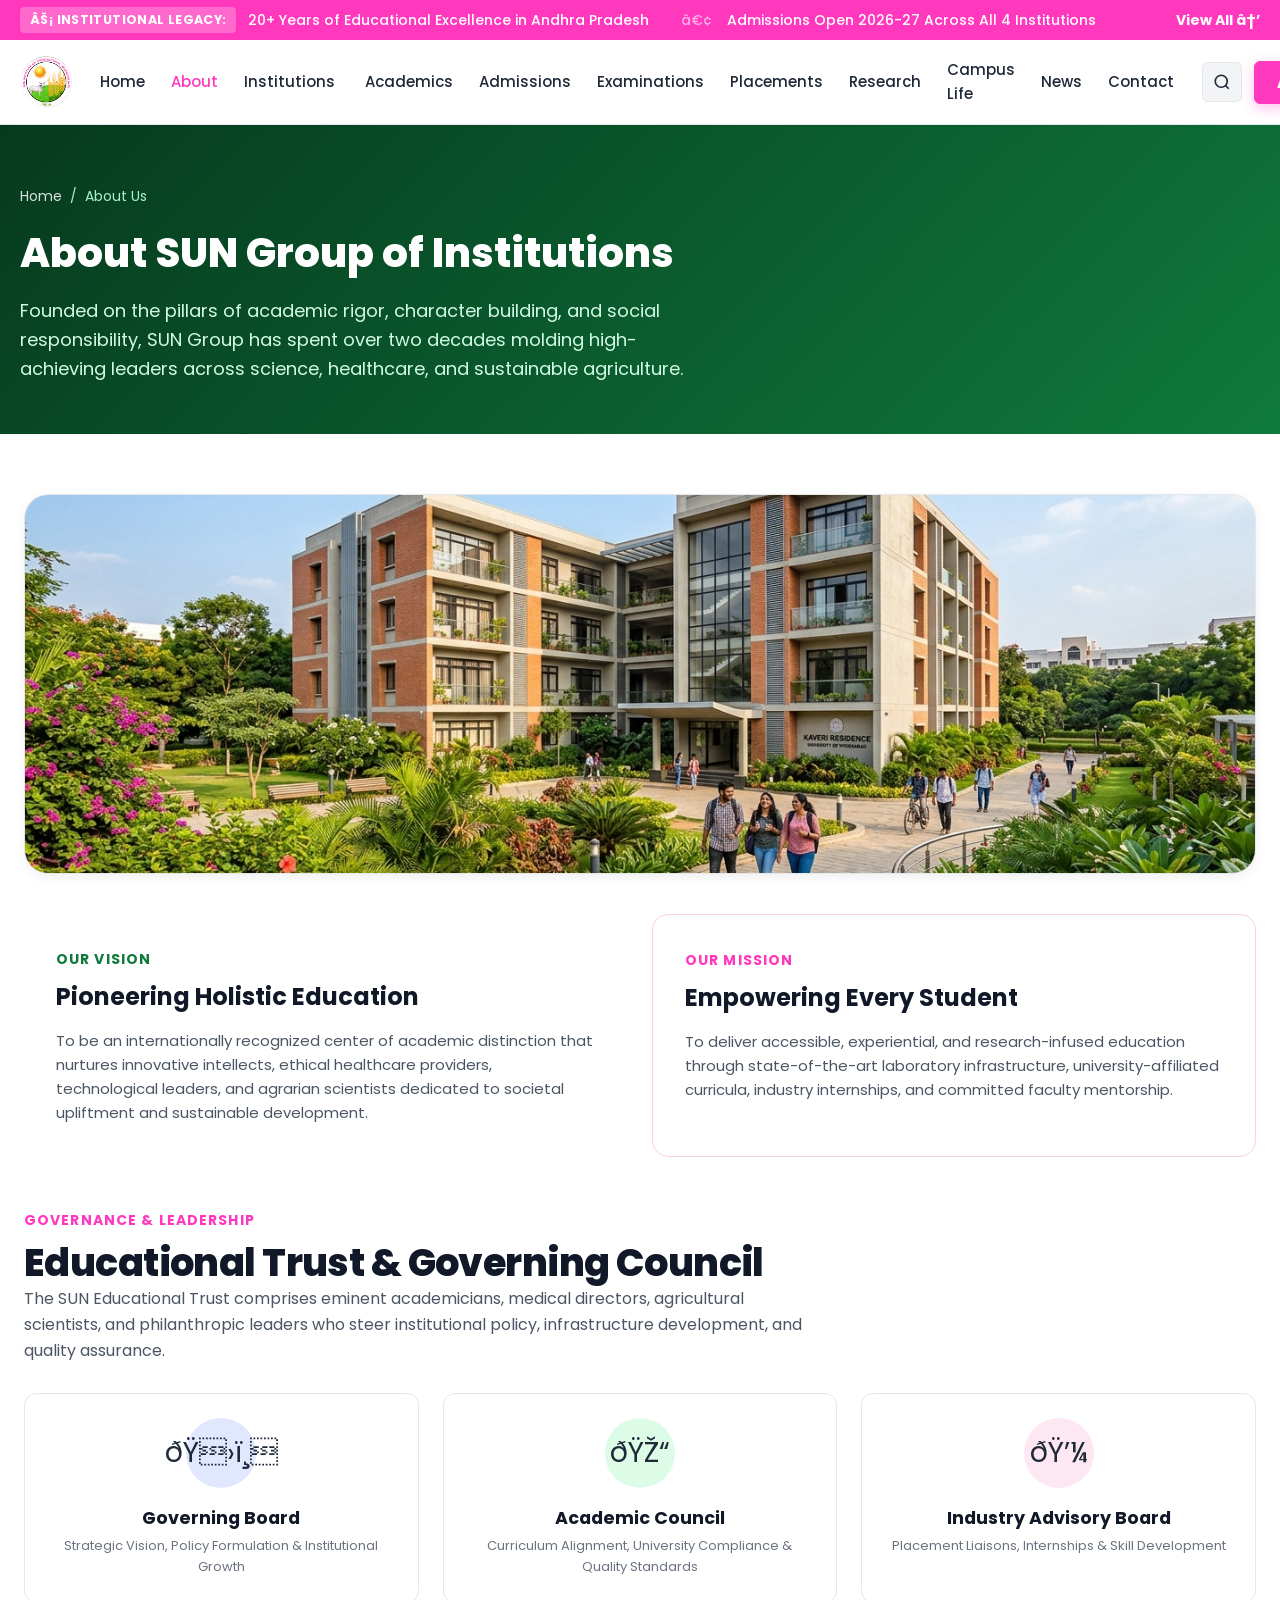
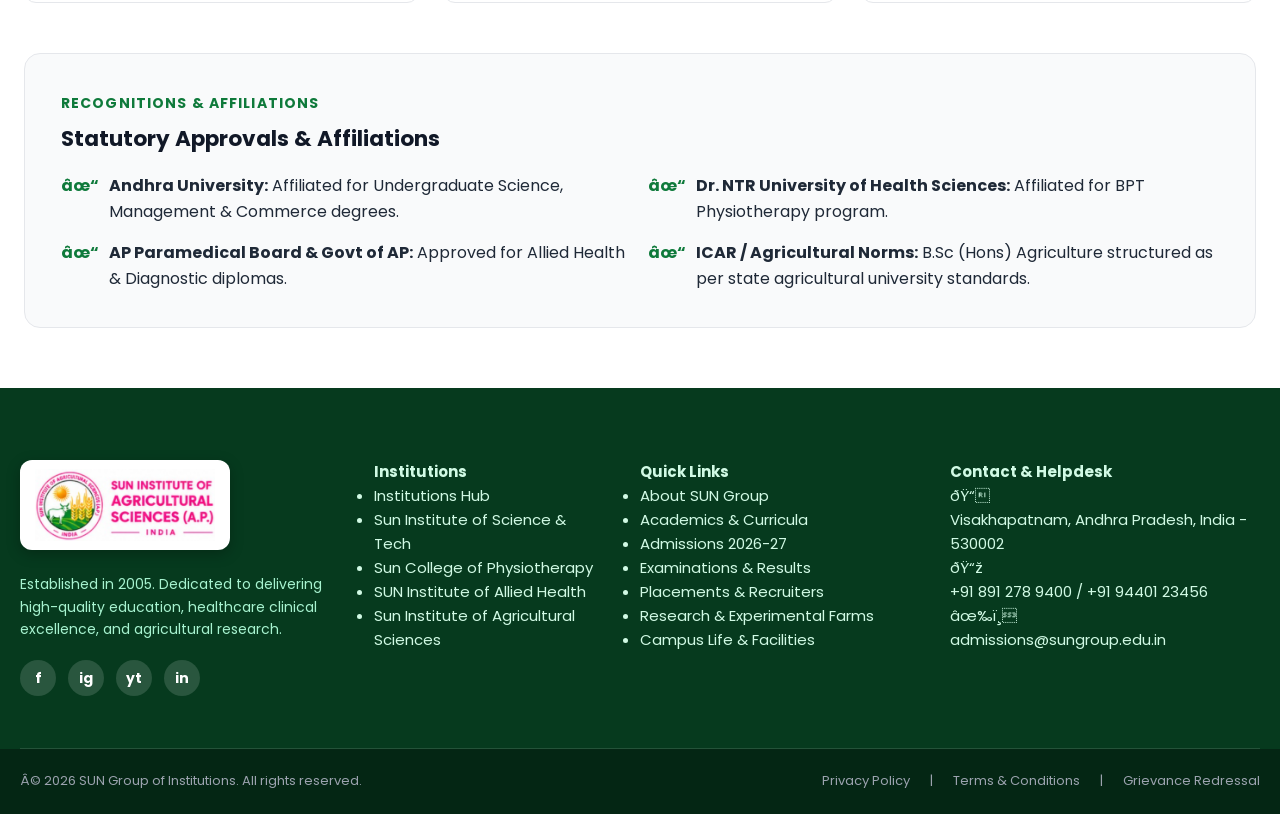
<file: about.html>
﻿<!DOCTYPE html>
<html lang="en">
<head>
  <meta charset="UTF-8">
  <meta name="viewport" content="width=device-width, initial-scale=1.0">
  <title>About Us | SUN Group of Institutions</title>
  <meta name="description" content="Learn about SUN Group of Institutions, our educational trust, governing body, vision, mission, and 20+ year legacy in higher education.">
  <link rel="icon" type="image/png" href="assets/images/sun_agri_mark.png">
  <link rel="stylesheet" href="assets/css/style.css">
</head>
<body>

  <!-- Top Ticker Bar -->
  <aside class="top-ticker-bar" aria-label="Latest Announcements">
    <div class="container-wide">
      <div class="ticker-content-wrap">
        <div class="ticker-left">
          <span class="ticker-badge">âš¡ Institutional Legacy:</span>
          <div class="ticker-marquee">
            <div class="ticker-marquee-inner">
              <a href="about.html" class="ticker-item">20+ Years of Educational Excellence in Andhra Pradesh</a>
              <span class="ticker-divider">â€¢</span>
              <a href="admissions.html" class="ticker-item">Admissions Open 2026-27 Across All 4 Institutions</a>
            </div>
          </div>
        </div>
        <div class="ticker-right">
          <a href="news-events.html" class="ticker-view-all">View All â†’</a>
        </div>
      </div>
    </div>
  </aside>

  <!-- Main Header -->
  <header class="main-header" id="mainHeader">
    <div class="container-wide header-container">
      <a href="index.html" class="brand-identity" aria-label="SUN Group of Institutions Home">
        <img src="assets/images/sun_agri_mark.png" alt="SUN Group of Institutions Logo" class="brand-logo-img">
      </a>

      <nav class="nav-wrapper" aria-label="Main Navigation">
        <ul class="nav-menu">
          <li class="nav-item"><a href="index.html" class="nav-link">Home</a></li>
          <li class="nav-item active"><a href="about.html" class="nav-link">About</a></li>
          <li class="nav-item has-dropdown">
            <a href="institutions.html" class="nav-link">
              Institutions
              <svg width="10" height="10" viewBox="0 0 24 24" fill="none" stroke="currentColor" stroke-width="2.5"><path d="M6 9l6 6 6-6"/></svg>
            </a>
            <ul class="dropdown-menu">
              <li class="dropdown-item"><a href="institutions.html">ðŸ›ï¸ View All Institutions Hub</a></li>
              <li class="dropdown-item"><a href="institutions/science-and-technology.html">ðŸ”¬ Sun Institute of Science & Technology</a></li>
              <li class="dropdown-item"><a href="institutions/physiotherapy.html">ðŸ©º Sun College of Physiotherapy</a></li>
              <li class="dropdown-item"><a href="institutions/allied-health-sciences.html">ðŸ¥ SUN Institute of Allied Health Sciences</a></li>
              <li class="dropdown-item"><a href="institutions/agricultural-sciences.html">ðŸŒ± Sun Institute of Agricultural Sciences</a></li>
            </ul>
          </li>
          <li class="nav-item"><a href="academics.html" class="nav-link">Academics</a></li>
          <li class="nav-item"><a href="admissions.html" class="nav-link">Admissions</a></li>
          <li class="nav-item"><a href="examinations.html" class="nav-link">Examinations</a></li>
          <li class="nav-item"><a href="placements.html" class="nav-link">Placements</a></li>
          <li class="nav-item"><a href="research.html" class="nav-link">Research</a></li>
          <li class="nav-item"><a href="campus-life.html" class="nav-link">Campus Life</a></li>
          <li class="nav-item"><a href="news-events.html" class="nav-link">News</a></li>
          <li class="nav-item"><a href="contact.html" class="nav-link">Contact</a></li>
        </ul>
      </nav>

      <div class="header-cta-block">
        <button class="header-search-btn" data-modal-target="search-modal" aria-label="Search Website" title="Search (Ctrl+K)">
          <svg width="18" height="18" viewBox="0 0 24 24" fill="none" stroke="currentColor" stroke-width="2.2"><circle cx="11" cy="11" r="8"/><line x1="21" y1="21" x2="16.65" y2="16.65"/></svg>
        </button>
        <button class="btn btn-pink btn-header-admissions" data-modal-target="admissions-modal">Admissions</button>
      </div>

      <button class="mobile-nav-toggle" aria-label="Open Navigation Menu">
        <svg viewBox="0 0 24 24" fill="none" stroke="currentColor" stroke-width="2.5"><line x1="3" y1="6" x2="21" y2="6"/><line x1="3" y1="12" x2="21" y2="12"/><line x1="3" y1="18" x2="21" y2="18"/></svg>
      </button>
    </div>
  </header>

  <!-- Mobile Drawer -->
  <div class="mobile-backdrop"></div>
  <div class="mobile-nav-drawer">
    <div class="mobile-drawer-header">
      <div class="brand-identity">
        <img src="assets/images/sun_agri_mark.png" alt="SUN Group Logo" style="width:38px; height:38px;">
        <span style="font-weight:800; font-size:1.0625rem; color:#111827;">SUN GROUP</span>
      </div>
      <button class="mobile-close-btn" aria-label="Close Menu">âœ•</button>
    </div>
    <ul class="mobile-nav-links">
      <li><a href="index.html">Home</a></li>
      <li><a href="about.html" class="active">About SUN Group</a></li>
      <li><a href="institutions.html">Institutions Hub</a></li>
      <li><a href="institutions/science-and-technology.html">Sun Institute of Science & Technology</a></li>
      <li><a href="institutions/physiotherapy.html">Sun College of Physiotherapy</a></li>
      <li><a href="institutions/allied-health-sciences.html">SUN Institute of Allied Health</a></li>
      <li><a href="institutions/agricultural-sciences.html">Sun Institute of Agricultural Sciences</a></li>
      <li><a href="academics.html">Academics & Courses</a></li>
      <li><a href="admissions.html">Admissions 2026-27</a></li>
      <li><a href="examinations.html">Examinations & Results</a></li>
      <li><a href="placements.html">Placements & Recruiters</a></li>
      <li><a href="research.html">Research & Innovation</a></li>
      <li><a href="campus-life.html">Campus Life</a></li>
      <li><a href="news-events.html">News & Events</a></li>
      <li><a href="contact.html">Contact Us</a></li>
    </ul>
    <div style="margin-top:auto; padding-top:20px;">
      <button class="btn btn-pink" style="width:100%;" data-modal-target="admissions-modal">Apply for Admissions</button>
    </div>
  </div>

  <!-- Subpage Hero Banner -->
  <section class="subpage-hero">
    <div class="container">
      <div class="breadcrumb-nav">
        <a href="index.html">Home</a> <span>/</span>
        <span>About Us</span>
      </div>
      <h1 class="subpage-hero-title">About SUN Group of Institutions</h1>
      <p class="subpage-hero-desc">
        Founded on the pillars of academic rigor, character building, and social responsibility, SUN Group has spent over two decades molding high-achieving leaders across science, healthcare, and sustainable agriculture.
      </p>
    </div>
  </section>

  <!-- Content Section -->
  <main class="container" style="padding: 60px 20px;">
    <!-- Campus Overview Photo Banner -->
    <div style="border-radius:var(--radius-xl); overflow:hidden; margin-bottom:40px; box-shadow:var(--shadow-md); border:1px solid var(--color-border); max-height:380px;">
      <img src="assets/images/original/campus_hostel.jpg" alt="SUN Group of Institutions Green Campus" style="width:100%; height:380px; object-fit:cover;">
    </div>

    <!-- Vision & Mission Grid -->
    <div style="display:grid; grid-template-columns: 1fr 1fr; gap: 24px; margin-bottom: 50px;">
      <div style="background:var(--color-bg-soft-green); border:1px solid var(--color-border-green); border-radius:var(--radius-lg); padding:32px;">
        <span class="section-tag green">OUR VISION</span>
        <h3 style="font-size:1.5rem; color:#111827; margin-bottom:12px;">Pioneering Holistic Education</h3>
        <p style="color:var(--color-text-body); font-size:0.9375rem;">
          To be an internationally recognized center of academic distinction that nurtures innovative intellects, ethical healthcare providers, technological leaders, and agrarian scientists dedicated to societal upliftment and sustainable development.
        </p>
      </div>

      <div style="background:var(--color-bg-soft-pink); border:1px solid var(--color-border-pink); border-radius:var(--radius-lg); padding:32px;">
        <span class="section-tag">OUR MISSION</span>
        <h3 style="font-size:1.5rem; color:#111827; margin-bottom:12px;">Empowering Every Student</h3>
        <p style="color:var(--color-text-body); font-size:0.9375rem;">
          To deliver accessible, experiential, and research-infused education through state-of-the-art laboratory infrastructure, university-affiliated curricula, industry internships, and committed faculty mentorship.
        </p>
      </div>
    </div>

    <!-- Trust & Governing Body -->
    <div style="margin-bottom: 50px;">
      <span class="section-tag">GOVERNANCE & LEADERSHIP</span>
      <h2 class="section-title">Educational Trust & Governing Council</h2>
      <p style="color:var(--color-text-body); max-width:800px; margin-bottom:30px;">
        The SUN Educational Trust comprises eminent academicians, medical directors, agricultural scientists, and philanthropic leaders who steer institutional policy, infrastructure development, and quality assurance.
      </p>

      <div style="display:grid; grid-template-columns: repeat(3, 1fr); gap: 24px;">
        <div style="background:#fff; border:1px solid var(--color-border); border-radius:var(--radius-md); padding:24px; text-align:center;">
          <div style="width:70px; height:70px; border-radius:50%; background:#e0e7ff; margin:0 auto 16px; display:flex; align-items:center; justify-content:center; font-size:1.75rem;">ðŸ›ï¸</div>
          <h4 style="font-size:1.1rem; color:#111827; margin-bottom:4px;">Governing Board</h4>
          <p style="font-size:0.8125rem; color:var(--color-text-muted);">Strategic Vision, Policy Formulation & Institutional Growth</p>
        </div>

        <div style="background:#fff; border:1px solid var(--color-border); border-radius:var(--radius-md); padding:24px; text-align:center;">
          <div style="width:70px; height:70px; border-radius:50%; background:#dcfce7; margin:0 auto 16px; display:flex; align-items:center; justify-content:center; font-size:1.75rem;">ðŸŽ“</div>
          <h4 style="font-size:1.1rem; color:#111827; margin-bottom:4px;">Academic Council</h4>
          <p style="font-size:0.8125rem; color:var(--color-text-muted);">Curriculum Alignment, University Compliance & Quality Standards</p>
        </div>

        <div style="background:#fff; border:1px solid var(--color-border); border-radius:var(--radius-md); padding:24px; text-align:center;">
          <div style="width:70px; height:70px; border-radius:50%; background:#fce7f3; margin:0 auto 16px; display:flex; align-items:center; justify-content:center; font-size:1.75rem;">ðŸ’¼</div>
          <h4 style="font-size:1.1rem; color:#111827; margin-bottom:4px;">Industry Advisory Board</h4>
          <p style="font-size:0.8125rem; color:var(--color-text-muted);">Placement Liaisons, Internships & Skill Development</p>
        </div>
      </div>
    </div>

    <!-- Accreditations & Affiliations -->
    <div style="background:#f9fafb; border:1px solid var(--color-border); border-radius:var(--radius-lg); padding:36px;">
      <span class="section-tag green">RECOGNITIONS & AFFILIATIONS</span>
      <h3 style="font-size:1.35rem; color:#111827; margin-bottom:16px;">Statutory Approvals & Affiliations</h3>
      <ul style="display:grid; grid-template-columns: repeat(2, 1fr); gap:16px; list-style:none;">
        <li style="display:flex; align-items:flex-start; gap:10px;">
          <span style="color:var(--color-green); font-weight:700;">âœ“</span>
          <div><strong>Andhra University:</strong> Affiliated for Undergraduate Science, Management & Commerce degrees.</div>
        </li>
        <li style="display:flex; align-items:flex-start; gap:10px;">
          <span style="color:var(--color-green); font-weight:700;">âœ“</span>
          <div><strong>Dr. NTR University of Health Sciences:</strong> Affiliated for BPT Physiotherapy program.</div>
        </li>
        <li style="display:flex; align-items:flex-start; gap:10px;">
          <span style="color:var(--color-green); font-weight:700;">âœ“</span>
          <div><strong>AP Paramedical Board & Govt of AP:</strong> Approved for Allied Health & Diagnostic diplomas.</div>
        </li>
        <li style="display:flex; align-items:flex-start; gap:10px;">
          <span style="color:var(--color-green); font-weight:700;">âœ“</span>
          <div><strong>ICAR / Agricultural Norms:</strong> B.Sc (Hons) Agriculture structured as per state agricultural university standards.</div>
        </li>
      </ul>
    </div>
  </main>

  <!-- Footer -->
  <footer class="main-footer">
    <div class="container footer-main-content">
      <div class="footer-4col-grid">
        <div class="footer-col-brand">
          <div class="footer-logo-card">
            <img src="assets/images/sun_footer_logo.png" alt="SUN Institute of Agricultural Sciences (A.P.) India" class="footer-wide-logo">
          </div>
          <p class="footer-bio-text" style="margin-top: 16px;">
            Established in 2005. Dedicated to delivering high-quality education, healthcare clinical excellence, and agricultural research.
          </p>
          <div class="footer-social-row">
            <a href="https://facebook.com" target="_blank" rel="noopener" aria-label="Facebook">f</a>
            <a href="https://instagram.com" target="_blank" rel="noopener" aria-label="Instagram">ig</a>
            <a href="https://youtube.com" target="_blank" rel="noopener" aria-label="YouTube">yt</a>
            <a href="https://linkedin.com" target="_blank" rel="noopener" aria-label="LinkedIn">in</a>
          </div>
        </div>

        <div>
          <h4 class="footer-heading">Institutions</h4>
          <ul class="footer-link-list">
            <li><a href="institutions.html">Institutions Hub</a></li>
            <li><a href="institutions/science-and-technology.html">Sun Institute of Science & Tech</a></li>
            <li><a href="institutions/physiotherapy.html">Sun College of Physiotherapy</a></li>
            <li><a href="institutions/allied-health-sciences.html">SUN Institute of Allied Health</a></li>
            <li><a href="institutions/agricultural-sciences.html">Sun Institute of Agricultural Sciences</a></li>
          </ul>
        </div>

        <div>
          <h4 class="footer-heading">Quick Links</h4>
          <ul class="footer-link-list">
            <li><a href="about.html">About SUN Group</a></li>
            <li><a href="academics.html">Academics & Curricula</a></li>
            <li><a href="admissions.html">Admissions 2026-27</a></li>
            <li><a href="examinations.html">Examinations & Results</a></li>
            <li><a href="placements.html">Placements & Recruiters</a></li>
            <li><a href="research.html">Research & Experimental Farms</a></li>
            <li><a href="campus-life.html">Campus Life & Facilities</a></li>
          </ul>
        </div>

        <div>
          <h4 class="footer-heading">Contact & Helpdesk</h4>
          <div class="footer-contact-item">
            <div class="footer-contact-icon">ðŸ“</div>
            <div>Visakhapatnam, Andhra Pradesh, India - 530002</div>
          </div>
          <div class="footer-contact-item">
            <div class="footer-contact-icon">ðŸ“ž</div>
            <div>+91 891 278 9400 / +91 94401 23456</div>
          </div>
          <div class="footer-contact-item">
            <div class="footer-contact-icon">âœ‰ï¸</div>
            <div>admissions@sungroup.edu.in</div>
          </div>
        </div>
      </div>
    </div>

    <div class="footer-copyright-bar">
      <div class="container footer-copyright-flex">
        <div>Â© 2026 SUN Group of Institutions. All rights reserved.</div>
        <div class="footer-bottom-nav">
          <a href="about.html">Privacy Policy</a>
          <span>|</span>
          <a href="about.html">Terms & Conditions</a>
          <span>|</span>
          <a href="contact.html">Grievance Redressal</a>
        </div>
      </div>
    </div>
  </footer>

  <!-- Modal: Admissions Wizard -->
  <div class="modal-backdrop" id="admissions-modal" role="dialog" aria-modal="true">
    <div class="modal-dialog">
      <div class="modal-header">
        <h3 class="modal-title">Apply for Admissions 2026-27</h3>
        <button class="modal-close-btn" data-modal-close>âœ•</button>
      </div>
      <div class="modal-body">
        <form id="admissions-apply-form">
          <div class="form-grid-2">
            <div class="form-group">
              <label class="form-label" for="pop-name">Full Name *</label>
              <input type="text" id="pop-name" name="full_name" class="form-control" placeholder="Candidate Name" required>
            </div>
            <div class="form-group">
              <label class="form-label" for="pop-phone">Phone Number *</label>
              <input type="tel" id="pop-phone" name="phone" class="form-control" placeholder="+91 98765 43210" required>
            </div>
          </div>
          <div class="form-group">
            <label class="form-label" for="pop-email">Email Address *</label>
            <input type="email" id="pop-email" name="email" class="form-control" placeholder="candidate@example.com" required>
          </div>
          <div class="form-grid-2">
            <div class="form-group">
              <label class="form-label" for="wizard-inst-select">Institution *</label>
              <select id="wizard-inst-select" name="institution" class="form-control" required>
                <option value="">Choose Institution</option>
                <option value="science-and-tech">Sun Institute of Science & Technology</option>
                <option value="physiotherapy">Sun College of Physiotherapy</option>
                <option value="allied-health">SUN Institute of Allied Health Sciences</option>
                <option value="agri-sciences">Sun Institute of Agricultural Sciences</option>
              </select>
            </div>
            <div class="form-group">
              <label class="form-label" for="wizard-course-select">Program *</label>
              <select id="wizard-course-select" name="course" class="form-control" required>
                <option value="">Select Target Program</option>
              </select>
            </div>
          </div>
          <div class="form-group">
            <label class="form-label" for="pop-score">Qualifying Exam & Percentage *</label>
            <input type="text" id="pop-score" name="qualifying_score" class="form-control" placeholder="e.g. Intermediate 10+2 (85%)" required>
          </div>
          <div style="margin-top:20px; display:flex; justify-content:flex-end; gap:12px;">
            <button type="button" class="btn btn-white-outline" data-modal-close>Cancel</button>
            <button type="submit" class="btn btn-pink">Submit Application â†’</button>
          </div>
        </form>
        <div id="admissions-slip-wrap" style="display:none;">
          <div id="admission-slip-content"></div>
          <div style="margin-top:14px; text-align:right;">
            <button type="button" class="btn btn-white-outline" data-modal-close>Close</button>
          </div>
        </div>
      </div>
    </div>
  </div>

  <!-- Modal: Global Search -->
  <div class="modal-backdrop" id="search-modal" role="dialog" aria-modal="true">
    <div class="search-modal-dialog">
      <div class="search-input-header">
        <svg class="search-input-icon" width="20" height="20" viewBox="0 0 24 24" fill="none" stroke="currentColor" stroke-width="2.2"><circle cx="11" cy="11" r="8"/><line x1="21" y1="21" x2="16.65" y2="16.65"/></svg>
        <input type="text" id="global-search-input" class="search-main-input" placeholder="Search programs, institutions, results, circulars..." autocomplete="off">
        <span class="search-kbd-badge">ESC</span>
        <button class="modal-close-btn" data-modal-close style="margin-left:8px;" aria-label="Close Search">âœ•</button>
      </div>
      <div class="search-quick-tags">
        <span style="font-size:0.75rem; color:#6b7280; font-weight:600; text-transform:uppercase;">Filter:</span>
        <button type="button" class="search-tag-chip" data-search-cat="All">All</button>
        <button type="button" class="search-tag-chip" data-search-cat="Institutions">Institutions</button>
        <button type="button" class="search-tag-chip" data-search-cat="Programs">Programs</button>
        <button type="button" class="search-tag-chip" data-search-cat="Admissions">Admissions</button>
        <button type="button" class="search-tag-chip" data-search-cat="Examinations">Examinations</button>
        <button type="button" class="search-tag-chip" data-search-cat="Research">Research</button>
      </div>
      <div class="search-results-list" id="global-search-results">
        <!-- Live search items populated by app.js -->
      </div>
    </div>
  </div>

  <script src="assets/js/app.js"></script>
</body>
</html>
</file>
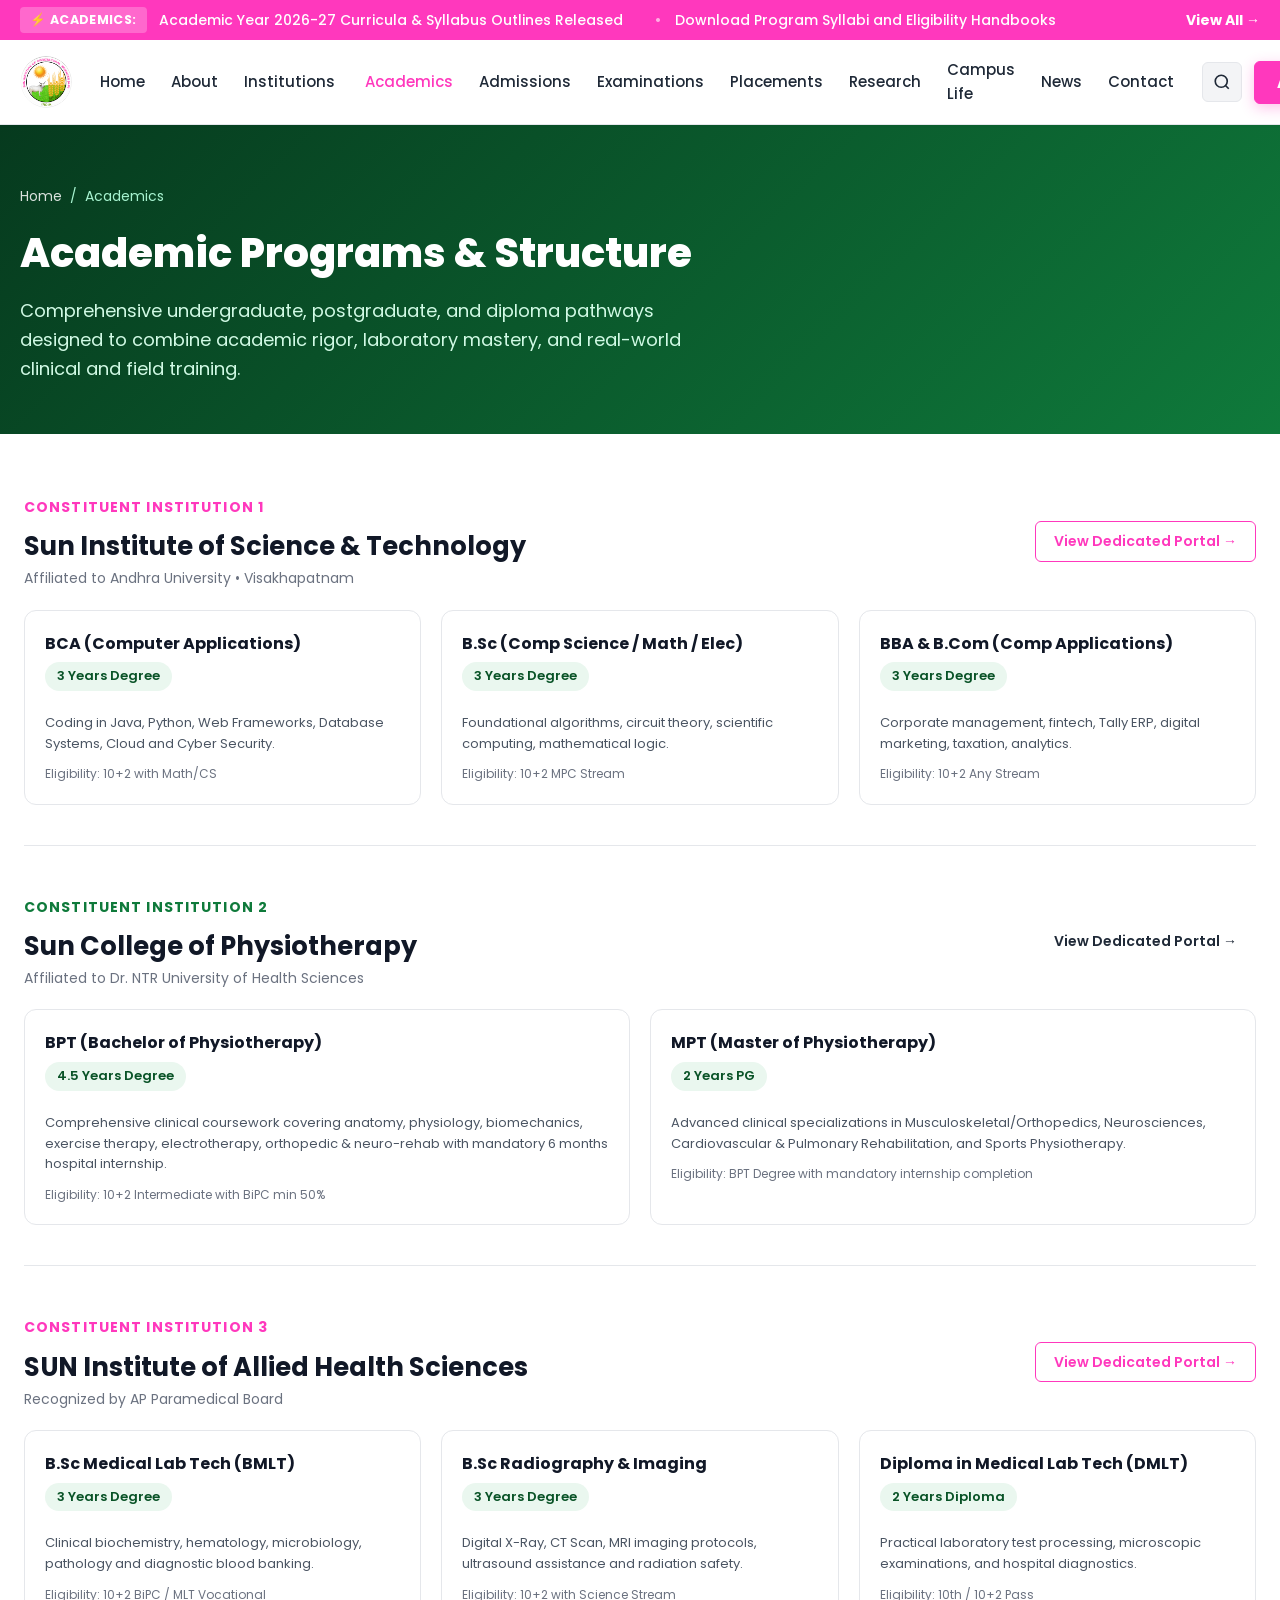
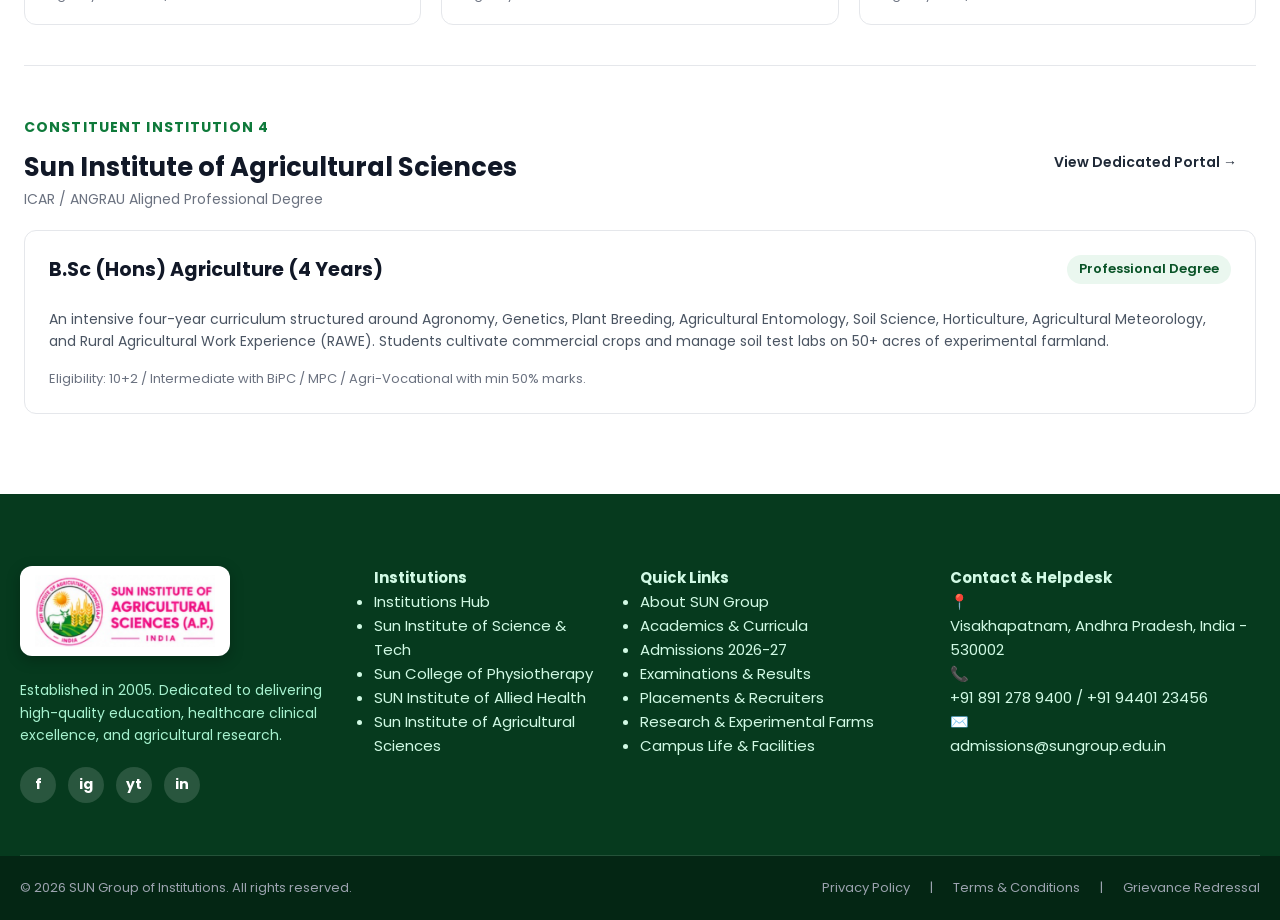
<file: academics.html>
﻿<!DOCTYPE html>
<html lang="en">
<head>
  <meta charset="UTF-8">
  <meta name="viewport" content="width=device-width, initial-scale=1.0">
  <title>Academics & Programs | SUN Group of Institutions</title>
  <meta name="description" content="Explore undergraduate, postgraduate and diploma academic programs offered across the four constituent institutions of SUN Group.">
  <link rel="icon" type="image/png" href="assets/images/sun_agri_mark.png">
  <link rel="stylesheet" href="assets/css/style.css">
</head>
<body>

  <!-- Top Ticker Bar -->
  <aside class="top-ticker-bar" aria-label="Latest Announcements">
    <div class="container-wide">
      <div class="ticker-content-wrap">
        <div class="ticker-left">
          <span class="ticker-badge">⚡ Academics:</span>
          <div class="ticker-marquee">
            <div class="ticker-marquee-inner">
              <a href="admissions.html" class="ticker-item">Academic Year 2026-27 Curricula & Syllabus Outlines Released</a>
              <span class="ticker-divider">•</span>
              <a href="admissions.html" class="ticker-item">Download Program Syllabi and Eligibility Handbooks</a>
            </div>
          </div>
        </div>
        <div class="ticker-right">
          <a href="news-events.html" class="ticker-view-all">View All →</a>
        </div>
      </div>
    </div>
  </aside>

  <!-- Main Header -->
  <header class="main-header" id="mainHeader">
    <div class="container-wide header-container">
      <a href="index.html" class="brand-identity" aria-label="SUN Group of Institutions Home">
        <img src="assets/images/sun_agri_mark.png" alt="SUN Group of Institutions Logo" class="brand-logo-img">
      </a>

      <nav class="nav-wrapper" aria-label="Main Navigation">
        <ul class="nav-menu">
          <li class="nav-item"><a href="index.html" class="nav-link">Home</a></li>
          <li class="nav-item"><a href="about.html" class="nav-link">About</a></li>
          <li class="nav-item has-dropdown">
            <a href="institutions.html" class="nav-link">
              Institutions
              <svg width="10" height="10" viewBox="0 0 24 24" fill="none" stroke="currentColor" stroke-width="2.5"><path d="M6 9l6 6 6-6"/></svg>
            </a>
            <ul class="dropdown-menu">
              <li class="dropdown-item"><a href="institutions.html">🏛️ View All Institutions Hub</a></li>
              <li class="dropdown-item"><a href="institutions/science-and-technology.html">🔬 Sun Institute of Science & Technology</a></li>
              <li class="dropdown-item"><a href="institutions/physiotherapy.html">🩺 Sun College of Physiotherapy</a></li>
              <li class="dropdown-item"><a href="institutions/allied-health-sciences.html">🏥 SUN Institute of Allied Health Sciences</a></li>
              <li class="dropdown-item"><a href="institutions/agricultural-sciences.html">🌱 Sun Institute of Agricultural Sciences</a></li>
            </ul>
          </li>
          <li class="nav-item active"><a href="academics.html" class="nav-link">Academics</a></li>
          <li class="nav-item"><a href="admissions.html" class="nav-link">Admissions</a></li>
          <li class="nav-item"><a href="examinations.html" class="nav-link">Examinations</a></li>
          <li class="nav-item"><a href="placements.html" class="nav-link">Placements</a></li>
          <li class="nav-item"><a href="research.html" class="nav-link">Research</a></li>
          <li class="nav-item"><a href="campus-life.html" class="nav-link">Campus Life</a></li>
          <li class="nav-item"><a href="news-events.html" class="nav-link">News</a></li>
          <li class="nav-item"><a href="contact.html" class="nav-link">Contact</a></li>
        </ul>
      </nav>

      <div class="header-cta-block">
        <button class="header-search-btn" data-modal-target="search-modal" aria-label="Search Website" title="Search (Ctrl+K)">
          <svg width="18" height="18" viewBox="0 0 24 24" fill="none" stroke="currentColor" stroke-width="2.2"><circle cx="11" cy="11" r="8"/><line x1="21" y1="21" x2="16.65" y2="16.65"/></svg>
        </button>
        <button class="btn btn-pink btn-header-admissions" data-modal-target="admissions-modal">Admissions</button>
      </div>

      <button class="mobile-nav-toggle" aria-label="Open Navigation Menu">
        <svg viewBox="0 0 24 24" fill="none" stroke="currentColor" stroke-width="2.5"><line x1="3" y1="6" x2="21" y2="6"/><line x1="3" y1="12" x2="21" y2="12"/><line x1="3" y1="18" x2="21" y2="18"/></svg>
      </button>
    </div>
  </header>

  <!-- Mobile Drawer -->
  <div class="mobile-backdrop"></div>
  <div class="mobile-nav-drawer">
    <div class="mobile-drawer-header">
      <div class="brand-identity">
        <img src="assets/images/sun_agri_mark.png" alt="SUN Group Logo" style="width:38px; height:38px;">
        <span style="font-weight:800; font-size:1.0625rem; color:#111827;">SUN GROUP</span>
      </div>
      <button class="mobile-close-btn" aria-label="Close Menu">✕</button>
    </div>
    <ul class="mobile-nav-links">
      <li><a href="index.html">Home</a></li>
      <li><a href="about.html">About SUN Group</a></li>
      <li><a href="institutions.html">Institutions Hub</a></li>
      <li><a href="institutions/science-and-technology.html">Sun Institute of Science & Technology</a></li>
      <li><a href="institutions/physiotherapy.html">Sun College of Physiotherapy</a></li>
      <li><a href="institutions/allied-health-sciences.html">SUN Institute of Allied Health</a></li>
      <li><a href="institutions/agricultural-sciences.html">Sun Institute of Agricultural Sciences</a></li>
      <li><a href="academics.html" class="active">Academics & Courses</a></li>
      <li><a href="admissions.html">Admissions 2026-27</a></li>
      <li><a href="examinations.html">Examinations & Results</a></li>
      <li><a href="placements.html">Placements & Recruiters</a></li>
      <li><a href="research.html">Research & Innovation</a></li>
      <li><a href="campus-life.html">Campus Life</a></li>
      <li><a href="news-events.html">News & Events</a></li>
      <li><a href="contact.html">Contact Us</a></li>
    </ul>
    <div style="margin-top:auto; padding-top:20px;">
      <button class="btn btn-pink" style="width:100%;" data-modal-target="admissions-modal">Apply for Admissions</button>
    </div>
  </div>

  <!-- Subpage Hero Banner -->
  <section class="subpage-hero">
    <div class="container">
      <div class="breadcrumb-nav">
        <a href="index.html">Home</a> <span>/</span>
        <span>Academics</span>
      </div>
      <h1 class="subpage-hero-title">Academic Programs & Structure</h1>
      <p class="subpage-hero-desc">
        Comprehensive undergraduate, postgraduate, and diploma pathways designed to combine academic rigor, laboratory mastery, and real-world clinical and field training.
      </p>
    </div>
  </section>

  <!-- Programs Breakdown by Institution -->
  <main class="container" style="padding: 60px 20px;">
    
    <!-- Institution 1 -->
    <div style="margin-bottom: 48px; border-bottom: 1px solid var(--color-border); padding-bottom: 40px;">
      <div style="display:flex; align-items:center; justify-content:space-between; margin-bottom:20px; flex-wrap:wrap; gap:12px;">
        <div>
          <span class="section-tag pink">CONSTITUENT INSTITUTION 1</span>
          <h2 style="font-size:1.6rem; color:#111827; margin:0;">Sun Institute of Science & Technology</h2>
          <p style="font-size:0.875rem; color:var(--color-text-muted);">Affiliated to Andhra University • Visakhapatnam</p>
        </div>
        <a href="institutions/science-and-technology.html" class="btn btn-outline-pink btn-sm">View Dedicated Portal →</a>
      </div>

      <div style="display:grid; grid-template-columns: repeat(3, 1fr); gap:20px;">
        <div style="border:1px solid var(--color-border); border-radius:var(--radius-md); padding:20px; background:#fff;">
          <h4 style="color:#111827; margin-bottom:6px;">BCA (Computer Applications)</h4>
          <span class="inst-course-badge-pill">3 Years Degree</span>
          <p style="font-size:0.8125rem; color:var(--color-text-body); margin:10px 0;">Coding in Java, Python, Web Frameworks, Database Systems, Cloud and Cyber Security.</p>
          <div style="font-size:0.75rem; color:var(--color-text-muted);">Eligibility: 10+2 with Math/CS</div>
        </div>

        <div style="border:1px solid var(--color-border); border-radius:var(--radius-md); padding:20px; background:#fff;">
          <h4 style="color:#111827; margin-bottom:6px;">B.Sc (Comp Science / Math / Elec)</h4>
          <span class="inst-course-badge-pill">3 Years Degree</span>
          <p style="font-size:0.8125rem; color:var(--color-text-body); margin:10px 0;">Foundational algorithms, circuit theory, scientific computing, mathematical logic.</p>
          <div style="font-size:0.75rem; color:var(--color-text-muted);">Eligibility: 10+2 MPC Stream</div>
        </div>

        <div style="border:1px solid var(--color-border); border-radius:var(--radius-md); padding:20px; background:#fff;">
          <h4 style="color:#111827; margin-bottom:6px;">BBA & B.Com (Comp Applications)</h4>
          <span class="inst-course-badge-pill">3 Years Degree</span>
          <p style="font-size:0.8125rem; color:var(--color-text-body); margin:10px 0;">Corporate management, fintech, Tally ERP, digital marketing, taxation, analytics.</p>
          <div style="font-size:0.75rem; color:var(--color-text-muted);">Eligibility: 10+2 Any Stream</div>
        </div>
      </div>
    </div>

    <!-- Institution 2 -->
    <div style="margin-bottom: 48px; border-bottom: 1px solid var(--color-border); padding-bottom: 40px;">
      <div style="display:flex; align-items:center; justify-content:space-between; margin-bottom:20px; flex-wrap:wrap; gap:12px;">
        <div>
          <span class="section-tag green">CONSTITUENT INSTITUTION 2</span>
          <h2 style="font-size:1.6rem; color:#111827; margin:0;">Sun College of Physiotherapy</h2>
          <p style="font-size:0.875rem; color:var(--color-text-muted);">Affiliated to Dr. NTR University of Health Sciences</p>
        </div>
        <a href="institutions/physiotherapy.html" class="btn btn-outline-green btn-sm">View Dedicated Portal →</a>
      </div>

      <div style="display:grid; grid-template-columns: repeat(2, 1fr); gap:20px;">
        <div style="border:1px solid var(--color-border); border-radius:var(--radius-md); padding:20px; background:#fff;">
          <h4 style="color:#111827; margin-bottom:6px;">BPT (Bachelor of Physiotherapy)</h4>
          <span class="inst-course-badge-pill">4.5 Years Degree</span>
          <p style="font-size:0.8125rem; color:var(--color-text-body); margin:10px 0;">Comprehensive clinical coursework covering anatomy, physiology, biomechanics, exercise therapy, electrotherapy, orthopedic & neuro-rehab with mandatory 6 months hospital internship.</p>
          <div style="font-size:0.75rem; color:var(--color-text-muted);">Eligibility: 10+2 Intermediate with BiPC min 50%</div>
        </div>

        <div style="border:1px solid var(--color-border); border-radius:var(--radius-md); padding:20px; background:#fff;">
          <h4 style="color:#111827; margin-bottom:6px;">MPT (Master of Physiotherapy)</h4>
          <span class="inst-course-badge-pill">2 Years PG</span>
          <p style="font-size:0.8125rem; color:var(--color-text-body); margin:10px 0;">Advanced clinical specializations in Musculoskeletal/Orthopedics, Neurosciences, Cardiovascular & Pulmonary Rehabilitation, and Sports Physiotherapy.</p>
          <div style="font-size:0.75rem; color:var(--color-text-muted);">Eligibility: BPT Degree with mandatory internship completion</div>
        </div>
      </div>
    </div>

    <!-- Institution 3 -->
    <div style="margin-bottom: 48px; border-bottom: 1px solid var(--color-border); padding-bottom: 40px;">
      <div style="display:flex; align-items:center; justify-content:space-between; margin-bottom:20px; flex-wrap:wrap; gap:12px;">
        <div>
          <span class="section-tag pink">CONSTITUENT INSTITUTION 3</span>
          <h2 style="font-size:1.6rem; color:#111827; margin:0;">SUN Institute of Allied Health Sciences</h2>
          <p style="font-size:0.875rem; color:var(--color-text-muted);">Recognized by AP Paramedical Board</p>
        </div>
        <a href="institutions/allied-health-sciences.html" class="btn btn-outline-pink btn-sm">View Dedicated Portal →</a>
      </div>

      <div style="display:grid; grid-template-columns: repeat(3, 1fr); gap:20px;">
        <div style="border:1px solid var(--color-border); border-radius:var(--radius-md); padding:20px; background:#fff;">
          <h4 style="color:#111827; margin-bottom:6px;">B.Sc Medical Lab Tech (BMLT)</h4>
          <span class="inst-course-badge-pill">3 Years Degree</span>
          <p style="font-size:0.8125rem; color:var(--color-text-body); margin:10px 0;">Clinical biochemistry, hematology, microbiology, pathology and diagnostic blood banking.</p>
          <div style="font-size:0.75rem; color:var(--color-text-muted);">Eligibility: 10+2 BiPC / MLT Vocational</div>
        </div>

        <div style="border:1px solid var(--color-border); border-radius:var(--radius-md); padding:20px; background:#fff;">
          <h4 style="color:#111827; margin-bottom:6px;">B.Sc Radiography & Imaging</h4>
          <span class="inst-course-badge-pill">3 Years Degree</span>
          <p style="font-size:0.8125rem; color:var(--color-text-body); margin:10px 0;">Digital X-Ray, CT Scan, MRI imaging protocols, ultrasound assistance and radiation safety.</p>
          <div style="font-size:0.75rem; color:var(--color-text-muted);">Eligibility: 10+2 with Science Stream</div>
        </div>

        <div style="border:1px solid var(--color-border); border-radius:var(--radius-md); padding:20px; background:#fff;">
          <h4 style="color:#111827; margin-bottom:6px;">Diploma in Medical Lab Tech (DMLT)</h4>
          <span class="inst-course-badge-pill">2 Years Diploma</span>
          <p style="font-size:0.8125rem; color:var(--color-text-body); margin:10px 0;">Practical laboratory test processing, microscopic examinations, and hospital diagnostics.</p>
          <div style="font-size:0.75rem; color:var(--color-text-muted);">Eligibility: 10th / 10+2 Pass</div>
        </div>
      </div>
    </div>

    <!-- Institution 4 -->
    <div style="margin-bottom: 20px;">
      <div style="display:flex; align-items:center; justify-content:space-between; margin-bottom:20px; flex-wrap:wrap; gap:12px;">
        <div>
          <span class="section-tag green">CONSTITUENT INSTITUTION 4</span>
          <h2 style="font-size:1.6rem; color:#111827; margin:0;">Sun Institute of Agricultural Sciences</h2>
          <p style="font-size:0.875rem; color:var(--color-text-muted);">ICAR / ANGRAU Aligned Professional Degree</p>
        </div>
        <a href="institutions/agricultural-sciences.html" class="btn btn-outline-green btn-sm">View Dedicated Portal →</a>
      </div>

      <div style="border:1px solid var(--color-border); border-radius:var(--radius-md); padding:24px; background:#fff;">
        <div style="display:flex; justify-content:space-between; align-items:flex-start; margin-bottom:12px;">
          <h4 style="font-size:1.2rem; color:#111827; margin:0;">B.Sc (Hons) Agriculture (4 Years)</h4>
          <span class="inst-course-badge-pill">Professional Degree</span>
        </div>
        <p style="font-size:0.875rem; color:var(--color-text-body); margin-bottom:16px;">
          An intensive four-year curriculum structured around Agronomy, Genetics, Plant Breeding, Agricultural Entomology, Soil Science, Horticulture, Agricultural Meteorology, and Rural Agricultural Work Experience (RAWE). Students cultivate commercial crops and manage soil test labs on 50+ acres of experimental farmland.
        </p>
        <div style="font-size:0.8125rem; color:var(--color-text-muted);">
          Eligibility: 10+2 / Intermediate with BiPC / MPC / Agri-Vocational with min 50% marks.
        </div>
      </div>
    </div>
  </main>

  <!-- Footer -->
  <footer class="main-footer">
    <div class="container footer-main-content">
      <div class="footer-4col-grid">
        <div class="footer-col-brand">
          <div class="footer-logo-card">
            <img src="assets/images/sun_footer_logo.png" alt="SUN Institute of Agricultural Sciences (A.P.) India" class="footer-wide-logo">
          </div>
          <p class="footer-bio-text" style="margin-top: 16px;">
            Established in 2005. Dedicated to delivering high-quality education, healthcare clinical excellence, and agricultural research.
          </p>
          <div class="footer-social-row">
            <a href="https://facebook.com" target="_blank" rel="noopener" aria-label="Facebook">f</a>
            <a href="https://instagram.com" target="_blank" rel="noopener" aria-label="Instagram">ig</a>
            <a href="https://youtube.com" target="_blank" rel="noopener" aria-label="YouTube">yt</a>
            <a href="https://linkedin.com" target="_blank" rel="noopener" aria-label="LinkedIn">in</a>
          </div>
        </div>

        <div>
          <h4 class="footer-heading">Institutions</h4>
          <ul class="footer-link-list">
            <li><a href="institutions.html">Institutions Hub</a></li>
            <li><a href="institutions/science-and-technology.html">Sun Institute of Science & Tech</a></li>
            <li><a href="institutions/physiotherapy.html">Sun College of Physiotherapy</a></li>
            <li><a href="institutions/allied-health-sciences.html">SUN Institute of Allied Health</a></li>
            <li><a href="institutions/agricultural-sciences.html">Sun Institute of Agricultural Sciences</a></li>
          </ul>
        </div>

        <div>
          <h4 class="footer-heading">Quick Links</h4>
          <ul class="footer-link-list">
            <li><a href="about.html">About SUN Group</a></li>
            <li><a href="academics.html">Academics & Curricula</a></li>
            <li><a href="admissions.html">Admissions 2026-27</a></li>
            <li><a href="examinations.html">Examinations & Results</a></li>
            <li><a href="placements.html">Placements & Recruiters</a></li>
            <li><a href="research.html">Research & Experimental Farms</a></li>
            <li><a href="campus-life.html">Campus Life & Facilities</a></li>
          </ul>
        </div>

        <div>
          <h4 class="footer-heading">Contact & Helpdesk</h4>
          <div class="footer-contact-item">
            <div class="footer-contact-icon">📍</div>
            <div>Visakhapatnam, Andhra Pradesh, India - 530002</div>
          </div>
          <div class="footer-contact-item">
            <div class="footer-contact-icon">📞</div>
            <div>+91 891 278 9400 / +91 94401 23456</div>
          </div>
          <div class="footer-contact-item">
            <div class="footer-contact-icon">✉️</div>
            <div>admissions@sungroup.edu.in</div>
          </div>
        </div>
      </div>
    </div>

    <div class="footer-copyright-bar">
      <div class="container footer-copyright-flex">
        <div>© 2026 SUN Group of Institutions. All rights reserved.</div>
        <div class="footer-bottom-nav">
          <a href="about.html">Privacy Policy</a>
          <span>|</span>
          <a href="about.html">Terms & Conditions</a>
          <span>|</span>
          <a href="contact.html">Grievance Redressal</a>
        </div>
      </div>
    </div>
  </footer>

  <!-- Modal: Admissions Wizard -->
  <div class="modal-backdrop" id="admissions-modal" role="dialog" aria-modal="true">
    <div class="modal-dialog">
      <div class="modal-header">
        <h3 class="modal-title">Apply for Admissions 2026-27</h3>
        <button class="modal-close-btn" data-modal-close>✕</button>
      </div>
      <div class="modal-body">
        <form id="admissions-apply-form">
          <div class="form-grid-2">
            <div class="form-group">
              <label class="form-label" for="pop-name">Full Name *</label>
              <input type="text" id="pop-name" name="full_name" class="form-control" placeholder="Candidate Name" required>
            </div>
            <div class="form-group">
              <label class="form-label" for="pop-phone">Phone Number *</label>
              <input type="tel" id="pop-phone" name="phone" class="form-control" placeholder="+91 98765 43210" required>
            </div>
          </div>
          <div class="form-group">
            <label class="form-label" for="pop-email">Email Address *</label>
            <input type="email" id="pop-email" name="email" class="form-control" placeholder="candidate@example.com" required>
          </div>
          <div class="form-grid-2">
            <div class="form-group">
              <label class="form-label" for="wizard-inst-select">Institution *</label>
              <select id="wizard-inst-select" name="institution" class="form-control" required>
                <option value="">Choose Institution</option>
                <option value="science-and-tech">Sun Institute of Science & Technology</option>
                <option value="physiotherapy">Sun College of Physiotherapy</option>
                <option value="allied-health">SUN Institute of Allied Health Sciences</option>
                <option value="agri-sciences">Sun Institute of Agricultural Sciences</option>
              </select>
            </div>
            <div class="form-group">
              <label class="form-label" for="wizard-course-select">Program *</label>
              <select id="wizard-course-select" name="course" class="form-control" required>
                <option value="">Select Target Program</option>
              </select>
            </div>
          </div>
          <div class="form-group">
            <label class="form-label" for="pop-score">Qualifying Exam & Percentage *</label>
            <input type="text" id="pop-score" name="qualifying_score" class="form-control" placeholder="e.g. Intermediate 10+2 (85%)" required>
          </div>
          <div style="margin-top:20px; display:flex; justify-content:flex-end; gap:12px;">
            <button type="button" class="btn btn-white-outline" data-modal-close>Cancel</button>
            <button type="submit" class="btn btn-pink">Submit Application →</button>
          </div>
        </form>
        <div id="admissions-slip-wrap" style="display:none;">
          <div id="admission-slip-content"></div>
          <div style="margin-top:14px; text-align:right;">
            <button type="button" class="btn btn-white-outline" data-modal-close>Close</button>
          </div>
        </div>
      </div>
    </div>
  </div>

  <!-- Modal: Global Search -->
  <div class="modal-backdrop" id="search-modal" role="dialog" aria-modal="true">
    <div class="search-modal-dialog">
      <div class="search-input-header">
        <svg class="search-input-icon" width="20" height="20" viewBox="0 0 24 24" fill="none" stroke="currentColor" stroke-width="2.2"><circle cx="11" cy="11" r="8"/><line x1="21" y1="21" x2="16.65" y2="16.65"/></svg>
        <input type="text" id="global-search-input" class="search-main-input" placeholder="Search programs, institutions, results, circulars..." autocomplete="off">
        <span class="search-kbd-badge">ESC</span>
        <button class="modal-close-btn" data-modal-close style="margin-left:8px;" aria-label="Close Search">✕</button>
      </div>
      <div class="search-quick-tags">
        <span style="font-size:0.75rem; color:#6b7280; font-weight:600; text-transform:uppercase;">Filter:</span>
        <button type="button" class="search-tag-chip" data-search-cat="All">All</button>
        <button type="button" class="search-tag-chip" data-search-cat="Institutions">Institutions</button>
        <button type="button" class="search-tag-chip" data-search-cat="Programs">Programs</button>
        <button type="button" class="search-tag-chip" data-search-cat="Admissions">Admissions</button>
        <button type="button" class="search-tag-chip" data-search-cat="Examinations">Examinations</button>
        <button type="button" class="search-tag-chip" data-search-cat="Research">Research</button>
      </div>
      <div class="search-results-list" id="global-search-results">
        <!-- Live search items populated by app.js -->
      </div>
    </div>
  </div>

  <script src="assets/js/app.js"></script>
</body>
</html>
</file>
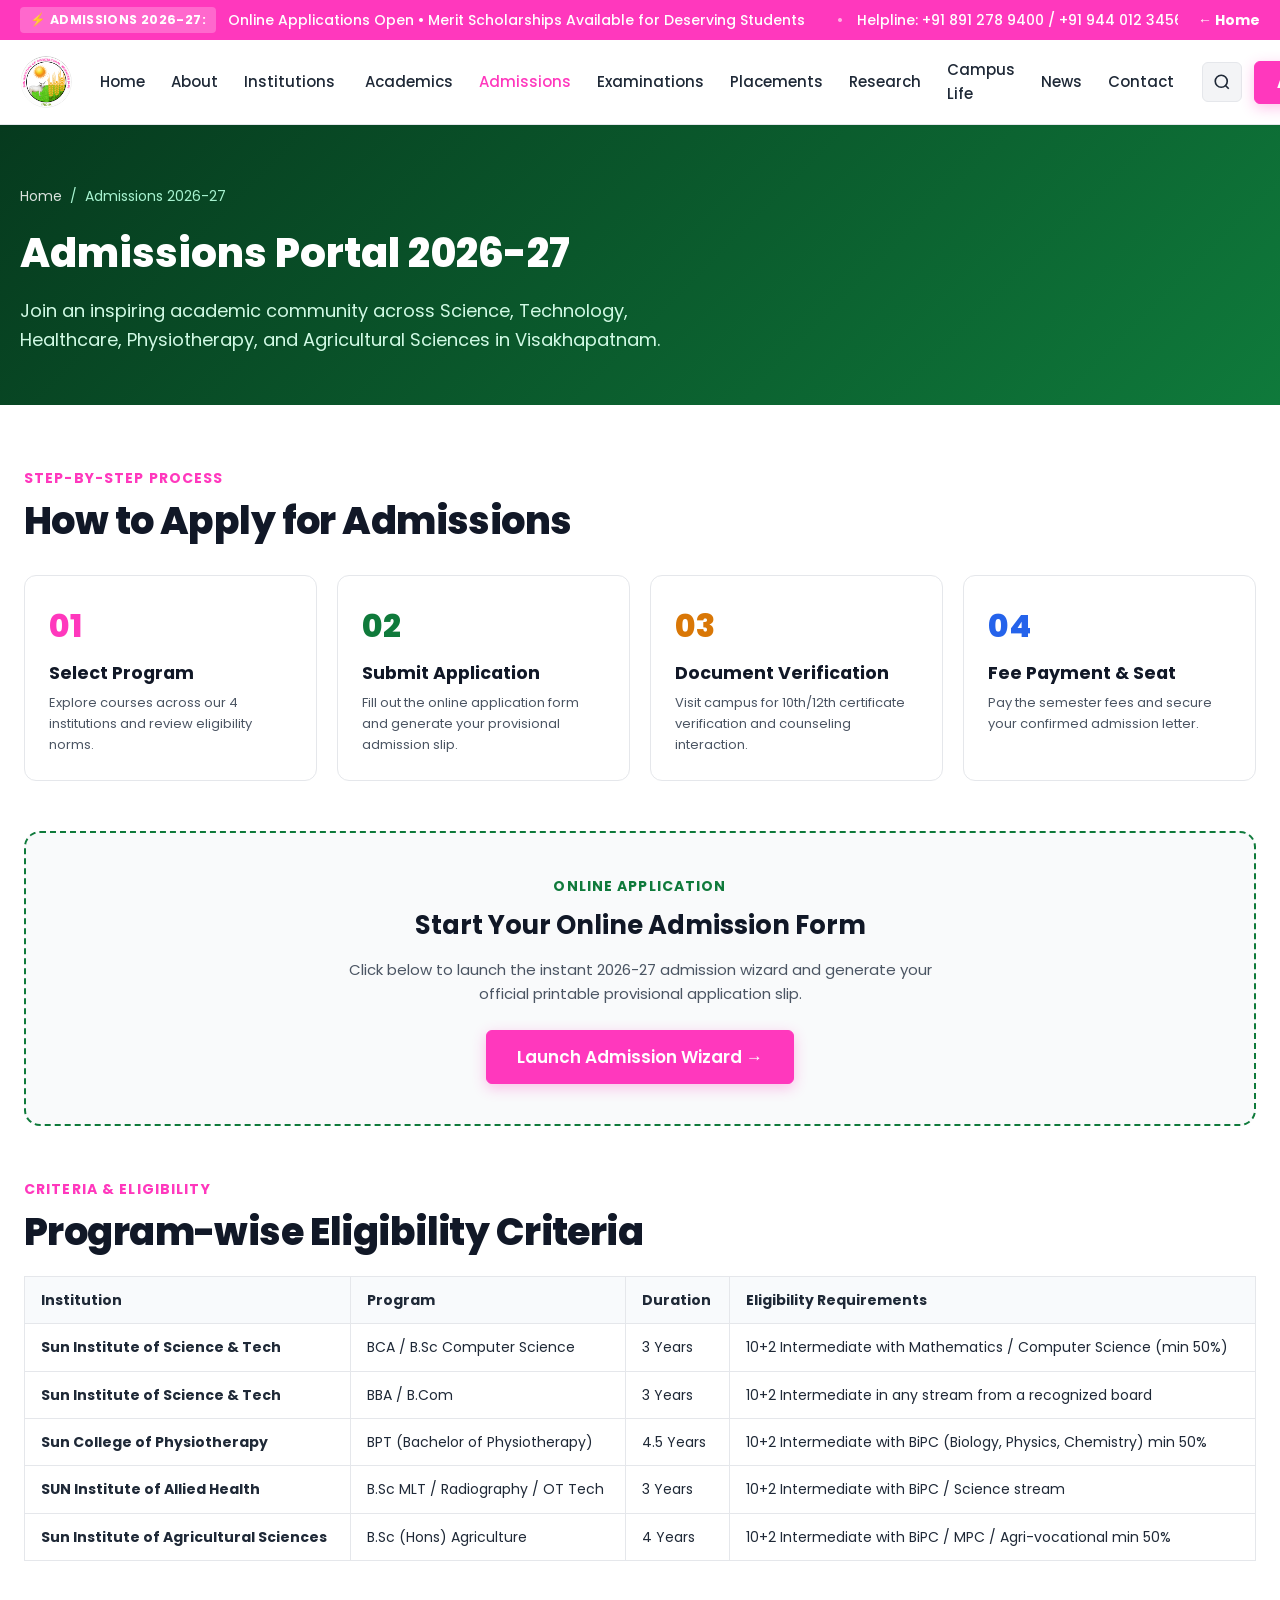
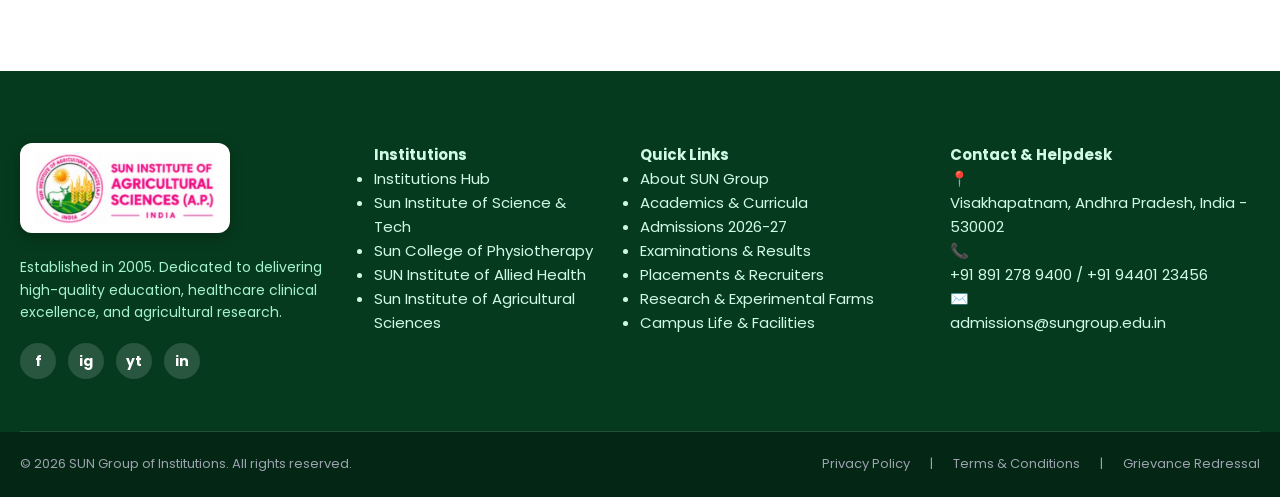
<file: admissions.html>
﻿<!DOCTYPE html>
<html lang="en">
<head>
  <meta charset="UTF-8">
  <meta name="viewport" content="width=device-width, initial-scale=1.0">
  <title>Admissions 2026-27 | SUN Group of Institutions</title>
  <meta name="description" content="Apply for admissions for academic year 2026-27 across Science & Technology, Physiotherapy, Allied Health, and Agricultural Sciences.">
  <link rel="icon" type="image/png" href="assets/images/sun_agri_mark.png">
  <link rel="stylesheet" href="assets/css/style.css">
</head>
<body>

  <!-- Top Ticker Bar -->
  <aside class="top-ticker-bar" aria-label="Latest Announcements">
    <div class="container-wide">
      <div class="ticker-content-wrap">
        <div class="ticker-left">
          <span class="ticker-badge">⚡ Admissions 2026-27:</span>
          <div class="ticker-marquee">
            <div class="ticker-marquee-inner">
              <a href="#apply" class="ticker-item">Online Applications Open • Merit Scholarships Available for Deserving Students</a>
              <span class="ticker-divider">•</span>
              <a href="admissions.html" class="ticker-item">Helpline: +91 891 278 9400 / +91 944 012 3456</a>
            </div>
          </div>
        </div>
        <div class="ticker-right">
          <a href="index.html" class="ticker-view-all">← Home</a>
        </div>
      </div>
    </div>
  </aside>

  <!-- Main Header -->
  <header class="main-header" id="mainHeader">
    <div class="container-wide header-container">
      <a href="index.html" class="brand-identity" aria-label="SUN Group of Institutions Home">
        <img src="assets/images/sun_agri_mark.png" alt="SUN Group of Institutions Logo" class="brand-logo-img">
      </a>

      <nav class="nav-wrapper" aria-label="Main Navigation">
        <ul class="nav-menu">
          <li class="nav-item"><a href="index.html" class="nav-link">Home</a></li>
          <li class="nav-item"><a href="about.html" class="nav-link">About</a></li>
          <li class="nav-item has-dropdown">
            <a href="institutions.html" class="nav-link">
              Institutions
              <svg width="10" height="10" viewBox="0 0 24 24" fill="none" stroke="currentColor" stroke-width="2.5"><path d="M6 9l6 6 6-6"/></svg>
            </a>
            <ul class="dropdown-menu">
              <li class="dropdown-item"><a href="institutions.html">🏛️ View All Institutions Hub</a></li>
              <li class="dropdown-item"><a href="institutions/science-and-technology.html">🔬 Sun Institute of Science & Technology</a></li>
              <li class="dropdown-item"><a href="institutions/physiotherapy.html">🩺 Sun College of Physiotherapy</a></li>
              <li class="dropdown-item"><a href="institutions/allied-health-sciences.html">🏥 SUN Institute of Allied Health Sciences</a></li>
              <li class="dropdown-item"><a href="institutions/agricultural-sciences.html">🌱 Sun Institute of Agricultural Sciences</a></li>
            </ul>
          </li>
          <li class="nav-item"><a href="academics.html" class="nav-link">Academics</a></li>
          <li class="nav-item active"><a href="admissions.html" class="nav-link">Admissions</a></li>
          <li class="nav-item"><a href="examinations.html" class="nav-link">Examinations</a></li>
          <li class="nav-item"><a href="placements.html" class="nav-link">Placements</a></li>
          <li class="nav-item"><a href="research.html" class="nav-link">Research</a></li>
          <li class="nav-item"><a href="campus-life.html" class="nav-link">Campus Life</a></li>
          <li class="nav-item"><a href="news-events.html" class="nav-link">News</a></li>
          <li class="nav-item"><a href="contact.html" class="nav-link">Contact</a></li>
        </ul>
      </nav>

      <div class="header-cta-block">
        <button class="header-search-btn" data-modal-target="search-modal" aria-label="Search Website" title="Search (Ctrl+K)">
          <svg width="18" height="18" viewBox="0 0 24 24" fill="none" stroke="currentColor" stroke-width="2.2"><circle cx="11" cy="11" r="8"/><line x1="21" y1="21" x2="16.65" y2="16.65"/></svg>
        </button>
        <button class="btn btn-pink btn-header-admissions" data-modal-target="admissions-modal">Apply Online</button>
      </div>

      <button class="mobile-nav-toggle" aria-label="Open Navigation Menu">
        <svg viewBox="0 0 24 24" fill="none" stroke="currentColor" stroke-width="2.5"><line x1="3" y1="6" x2="21" y2="6"/><line x1="3" y1="12" x2="21" y2="12"/><line x1="3" y1="18" x2="21" y2="18"/></svg>
      </button>
    </div>
  </header>

  <!-- Mobile Drawer -->
  <div class="mobile-backdrop"></div>
  <div class="mobile-nav-drawer">
    <div class="mobile-drawer-header">
      <div class="brand-identity">
        <img src="assets/images/sun_agri_mark.png" alt="SUN Group Logo" style="width:38px; height:38px;">
        <span style="font-weight:800; font-size:1.0625rem; color:#111827;">SUN GROUP</span>
      </div>
      <button class="mobile-close-btn" aria-label="Close Menu">✕</button>
    </div>
    <ul class="mobile-nav-links">
      <li><a href="index.html">Home</a></li>
      <li><a href="about.html">About SUN Group</a></li>
      <li><a href="institutions.html">Institutions Hub</a></li>
      <li><a href="institutions/science-and-technology.html">Sun Institute of Science & Technology</a></li>
      <li><a href="institutions/physiotherapy.html">Sun College of Physiotherapy</a></li>
      <li><a href="institutions/allied-health-sciences.html">SUN Institute of Allied Health</a></li>
      <li><a href="institutions/agricultural-sciences.html">Sun Institute of Agricultural Sciences</a></li>
      <li><a href="academics.html">Academics & Courses</a></li>
      <li><a href="admissions.html" class="active">Admissions 2026-27</a></li>
      <li><a href="examinations.html">Examinations & Results</a></li>
      <li><a href="placements.html">Placements & Recruiters</a></li>
      <li><a href="research.html">Research & Innovation</a></li>
      <li><a href="campus-life.html">Campus Life</a></li>
      <li><a href="news-events.html">News & Events</a></li>
      <li><a href="contact.html">Contact Us</a></li>
    </ul>
    <div style="margin-top:auto; padding-top:20px;">
      <button class="btn btn-pink" style="width:100%;" data-modal-target="admissions-modal">Apply for Admissions</button>
    </div>
  </div>

  <!-- Subpage Hero Banner -->
  <section class="subpage-hero">
    <div class="container">
      <div class="breadcrumb-nav">
        <a href="index.html">Home</a> <span>/</span>
        <span>Admissions 2026-27</span>
      </div>
      <h1 class="subpage-hero-title">Admissions Portal 2026-27</h1>
      <p class="subpage-hero-desc">
        Join an inspiring academic community across Science, Technology, Healthcare, Physiotherapy, and Agricultural Sciences in Visakhapatnam.
      </p>
    </div>
  </section>

  <!-- Admission Steps & Details -->
  <main class="container" style="padding: 60px 20px;">
    <!-- 4-Step Process -->
    <div style="margin-bottom: 50px;">
      <span class="section-tag">STEP-BY-STEP PROCESS</span>
      <h2 class="section-title">How to Apply for Admissions</h2>
      
      <div style="display:grid; grid-template-columns: repeat(4, 1fr); gap: 20px; margin-top: 30px;">
        <div style="border:1px solid var(--color-border); border-radius:var(--radius-md); padding:24px; background:#fff;">
          <div style="font-size:2rem; font-weight:800; color:var(--color-pink); margin-bottom:8px;">01</div>
          <h4 style="font-size:1.1rem; color:#111827; margin-bottom:6px;">Select Program</h4>
          <p style="font-size:0.8125rem; color:var(--color-text-body);">Explore courses across our 4 institutions and review eligibility norms.</p>
        </div>

        <div style="border:1px solid var(--color-border); border-radius:var(--radius-md); padding:24px; background:#fff;">
          <div style="font-size:2rem; font-weight:800; color:var(--color-green); margin-bottom:8px;">02</div>
          <h4 style="font-size:1.1rem; color:#111827; margin-bottom:6px;">Submit Application</h4>
          <p style="font-size:0.8125rem; color:var(--color-text-body);">Fill out the online application form and generate your provisional admission slip.</p>
        </div>

        <div style="border:1px solid var(--color-border); border-radius:var(--radius-md); padding:24px; background:#fff;">
          <div style="font-size:2rem; font-weight:800; color:#d97706; margin-bottom:8px;">03</div>
          <h4 style="font-size:1.1rem; color:#111827; margin-bottom:6px;">Document Verification</h4>
          <p style="font-size:0.8125rem; color:var(--color-text-body);">Visit campus for 10th/12th certificate verification and counseling interaction.</p>
        </div>

        <div style="border:1px solid var(--color-border); border-radius:var(--radius-md); padding:24px; background:#fff;">
          <div style="font-size:2rem; font-weight:800; color:#2563eb; margin-bottom:8px;">04</div>
          <h4 style="font-size:1.1rem; color:#111827; margin-bottom:6px;">Fee Payment & Seat</h4>
          <p style="font-size:0.8125rem; color:var(--color-text-body);">Pay the semester fees and secure your confirmed admission letter.</p>
        </div>
      </div>
    </div>

    <!-- Application Form Trigger Section -->
    <div id="apply" style="background:#f9fafb; border:2px dashed #0f7a3b; border-radius:var(--radius-lg); padding:40px; text-align:center; margin-bottom:50px;">
      <span class="section-tag green">ONLINE APPLICATION</span>
      <h3 style="font-size:1.6rem; color:#111827; margin-bottom:12px;">Start Your Online Admission Form</h3>
      <p style="color:var(--color-text-body); max-width:600px; margin:0 auto 24px; font-size:0.9375rem;">
        Click below to launch the instant 2026-27 admission wizard and generate your official printable provisional application slip.
      </p>
      <button class="btn btn-pink btn-lg" data-modal-target="admissions-modal">Launch Admission Wizard →</button>
    </div>

    <!-- Eligibility Matrix -->
    <div style="margin-bottom: 50px;">
      <span class="section-tag">CRITERIA & ELIGIBILITY</span>
      <h2 class="section-title">Program-wise Eligibility Criteria</h2>

      <table class="styled-table" style="margin-top:20px;">
        <thead>
          <tr>
            <th>Institution</th>
            <th>Program</th>
            <th>Duration</th>
            <th>Eligibility Requirements</th>
          </tr>
        </thead>
        <tbody>
          <tr>
            <td><strong>Sun Institute of Science & Tech</strong></td>
            <td>BCA / B.Sc Computer Science</td>
            <td>3 Years</td>
            <td>10+2 Intermediate with Mathematics / Computer Science (min 50%)</td>
          </tr>
          <tr>
            <td><strong>Sun Institute of Science & Tech</strong></td>
            <td>BBA / B.Com</td>
            <td>3 Years</td>
            <td>10+2 Intermediate in any stream from a recognized board</td>
          </tr>
          <tr>
            <td><strong>Sun College of Physiotherapy</strong></td>
            <td>BPT (Bachelor of Physiotherapy)</td>
            <td>4.5 Years</td>
            <td>10+2 Intermediate with BiPC (Biology, Physics, Chemistry) min 50%</td>
          </tr>
          <tr>
            <td><strong>SUN Institute of Allied Health</strong></td>
            <td>B.Sc MLT / Radiography / OT Tech</td>
            <td>3 Years</td>
            <td>10+2 Intermediate with BiPC / Science stream</td>
          </tr>
          <tr>
            <td><strong>Sun Institute of Agricultural Sciences</strong></td>
            <td>B.Sc (Hons) Agriculture</td>
            <td>4 Years</td>
            <td>10+2 Intermediate with BiPC / MPC / Agri-vocational min 50%</td>
          </tr>
        </tbody>
      </table>
    </div>
  </main>

  <!-- Footer -->
  <footer class="main-footer">
    <div class="container footer-main-content">
      <div class="footer-4col-grid">
        <div class="footer-col-brand">
          <div class="footer-logo-card">
            <img src="assets/images/sun_footer_logo.png" alt="SUN Institute of Agricultural Sciences (A.P.) India" class="footer-wide-logo">
          </div>
          <p class="footer-bio-text" style="margin-top: 16px;">
            Established in 2005. Dedicated to delivering high-quality education, healthcare clinical excellence, and agricultural research.
          </p>
          <div class="footer-social-row">
            <a href="https://facebook.com" target="_blank" rel="noopener" aria-label="Facebook">f</a>
            <a href="https://instagram.com" target="_blank" rel="noopener" aria-label="Instagram">ig</a>
            <a href="https://youtube.com" target="_blank" rel="noopener" aria-label="YouTube">yt</a>
            <a href="https://linkedin.com" target="_blank" rel="noopener" aria-label="LinkedIn">in</a>
          </div>
        </div>

        <div>
          <h4 class="footer-heading">Institutions</h4>
          <ul class="footer-link-list">
            <li><a href="institutions.html">Institutions Hub</a></li>
            <li><a href="institutions/science-and-technology.html">Sun Institute of Science & Tech</a></li>
            <li><a href="institutions/physiotherapy.html">Sun College of Physiotherapy</a></li>
            <li><a href="institutions/allied-health-sciences.html">SUN Institute of Allied Health</a></li>
            <li><a href="institutions/agricultural-sciences.html">Sun Institute of Agricultural Sciences</a></li>
          </ul>
        </div>

        <div>
          <h4 class="footer-heading">Quick Links</h4>
          <ul class="footer-link-list">
            <li><a href="about.html">About SUN Group</a></li>
            <li><a href="academics.html">Academics & Curricula</a></li>
            <li><a href="admissions.html">Admissions 2026-27</a></li>
            <li><a href="examinations.html">Examinations & Results</a></li>
            <li><a href="placements.html">Placements & Recruiters</a></li>
            <li><a href="research.html">Research & Experimental Farms</a></li>
            <li><a href="campus-life.html">Campus Life & Facilities</a></li>
          </ul>
        </div>

        <div>
          <h4 class="footer-heading">Contact & Helpdesk</h4>
          <div class="footer-contact-item">
            <div class="footer-contact-icon">📍</div>
            <div>Visakhapatnam, Andhra Pradesh, India - 530002</div>
          </div>
          <div class="footer-contact-item">
            <div class="footer-contact-icon">📞</div>
            <div>+91 891 278 9400 / +91 94401 23456</div>
          </div>
          <div class="footer-contact-item">
            <div class="footer-contact-icon">✉️</div>
            <div>admissions@sungroup.edu.in</div>
          </div>
        </div>
      </div>
    </div>

    <div class="footer-copyright-bar">
      <div class="container footer-copyright-flex">
        <div>© 2026 SUN Group of Institutions. All rights reserved.</div>
        <div class="footer-bottom-nav">
          <a href="about.html">Privacy Policy</a>
          <span>|</span>
          <a href="about.html">Terms & Conditions</a>
          <span>|</span>
          <a href="contact.html">Grievance Redressal</a>
        </div>
      </div>
    </div>
  </footer>

  <!-- Modal: Admissions Wizard -->
  <div class="modal-backdrop" id="admissions-modal" role="dialog" aria-modal="true">
    <div class="modal-dialog">
      <div class="modal-header">
        <h3 class="modal-title">Apply for Admissions 2026-27</h3>
        <button class="modal-close-btn" data-modal-close>✕</button>
      </div>
      <div class="modal-body">
        <form id="admissions-apply-form">
          <div class="form-grid-2">
            <div class="form-group">
              <label class="form-label" for="pop-name">Full Name *</label>
              <input type="text" id="pop-name" name="full_name" class="form-control" placeholder="Candidate Name" required>
            </div>
            <div class="form-group">
              <label class="form-label" for="pop-phone">Phone Number *</label>
              <input type="tel" id="pop-phone" name="phone" class="form-control" placeholder="+91 98765 43210" required>
            </div>
          </div>
          <div class="form-group">
            <label class="form-label" for="pop-email">Email Address *</label>
            <input type="email" id="pop-email" name="email" class="form-control" placeholder="candidate@example.com" required>
          </div>
          <div class="form-grid-2">
            <div class="form-group">
              <label class="form-label" for="wizard-inst-select">Institution *</label>
              <select id="wizard-inst-select" name="institution" class="form-control" required>
                <option value="">Choose Institution</option>
                <option value="science-and-tech">Sun Institute of Science & Technology</option>
                <option value="physiotherapy">Sun College of Physiotherapy</option>
                <option value="allied-health">SUN Institute of Allied Health Sciences</option>
                <option value="agri-sciences">Sun Institute of Agricultural Sciences</option>
              </select>
            </div>
            <div class="form-group">
              <label class="form-label" for="wizard-course-select">Program *</label>
              <select id="wizard-course-select" name="course" class="form-control" required>
                <option value="">Select Target Program</option>
              </select>
            </div>
          </div>
          <div class="form-group">
            <label class="form-label" for="pop-score">Qualifying Exam & Percentage *</label>
            <input type="text" id="pop-score" name="qualifying_score" class="form-control" placeholder="e.g. Intermediate 10+2 (85%)" required>
          </div>
          <div style="margin-top:20px; display:flex; justify-content:flex-end; gap:12px;">
            <button type="button" class="btn btn-white-outline" data-modal-close>Cancel</button>
            <button type="submit" class="btn btn-pink">Submit Application →</button>
          </div>
        </form>
        <div id="admissions-slip-wrap" style="display:none;">
          <div id="admission-slip-content"></div>
          <div style="margin-top:14px; text-align:right;">
            <button type="button" class="btn btn-white-outline" data-modal-close>Close</button>
          </div>
        </div>
      </div>
    </div>
  </div>

  <!-- Modal: Global Search -->
  <div class="modal-backdrop" id="search-modal" role="dialog" aria-modal="true">
    <div class="search-modal-dialog">
      <div class="search-input-header">
        <svg class="search-input-icon" width="20" height="20" viewBox="0 0 24 24" fill="none" stroke="currentColor" stroke-width="2.2"><circle cx="11" cy="11" r="8"/><line x1="21" y1="21" x2="16.65" y2="16.65"/></svg>
        <input type="text" id="global-search-input" class="search-main-input" placeholder="Search programs, institutions, results, circulars..." autocomplete="off">
        <span class="search-kbd-badge">ESC</span>
        <button class="modal-close-btn" data-modal-close style="margin-left:8px;" aria-label="Close Search">✕</button>
      </div>
      <div class="search-quick-tags">
        <span style="font-size:0.75rem; color:#6b7280; font-weight:600; text-transform:uppercase;">Filter:</span>
        <button type="button" class="search-tag-chip" data-search-cat="All">All</button>
        <button type="button" class="search-tag-chip" data-search-cat="Institutions">Institutions</button>
        <button type="button" class="search-tag-chip" data-search-cat="Programs">Programs</button>
        <button type="button" class="search-tag-chip" data-search-cat="Admissions">Admissions</button>
        <button type="button" class="search-tag-chip" data-search-cat="Examinations">Examinations</button>
        <button type="button" class="search-tag-chip" data-search-cat="Research">Research</button>
      </div>
      <div class="search-results-list" id="global-search-results">
        <!-- Live search items populated by app.js -->
      </div>
    </div>
  </div>

  <script src="assets/js/app.js"></script>
</body>
</html>
</file>
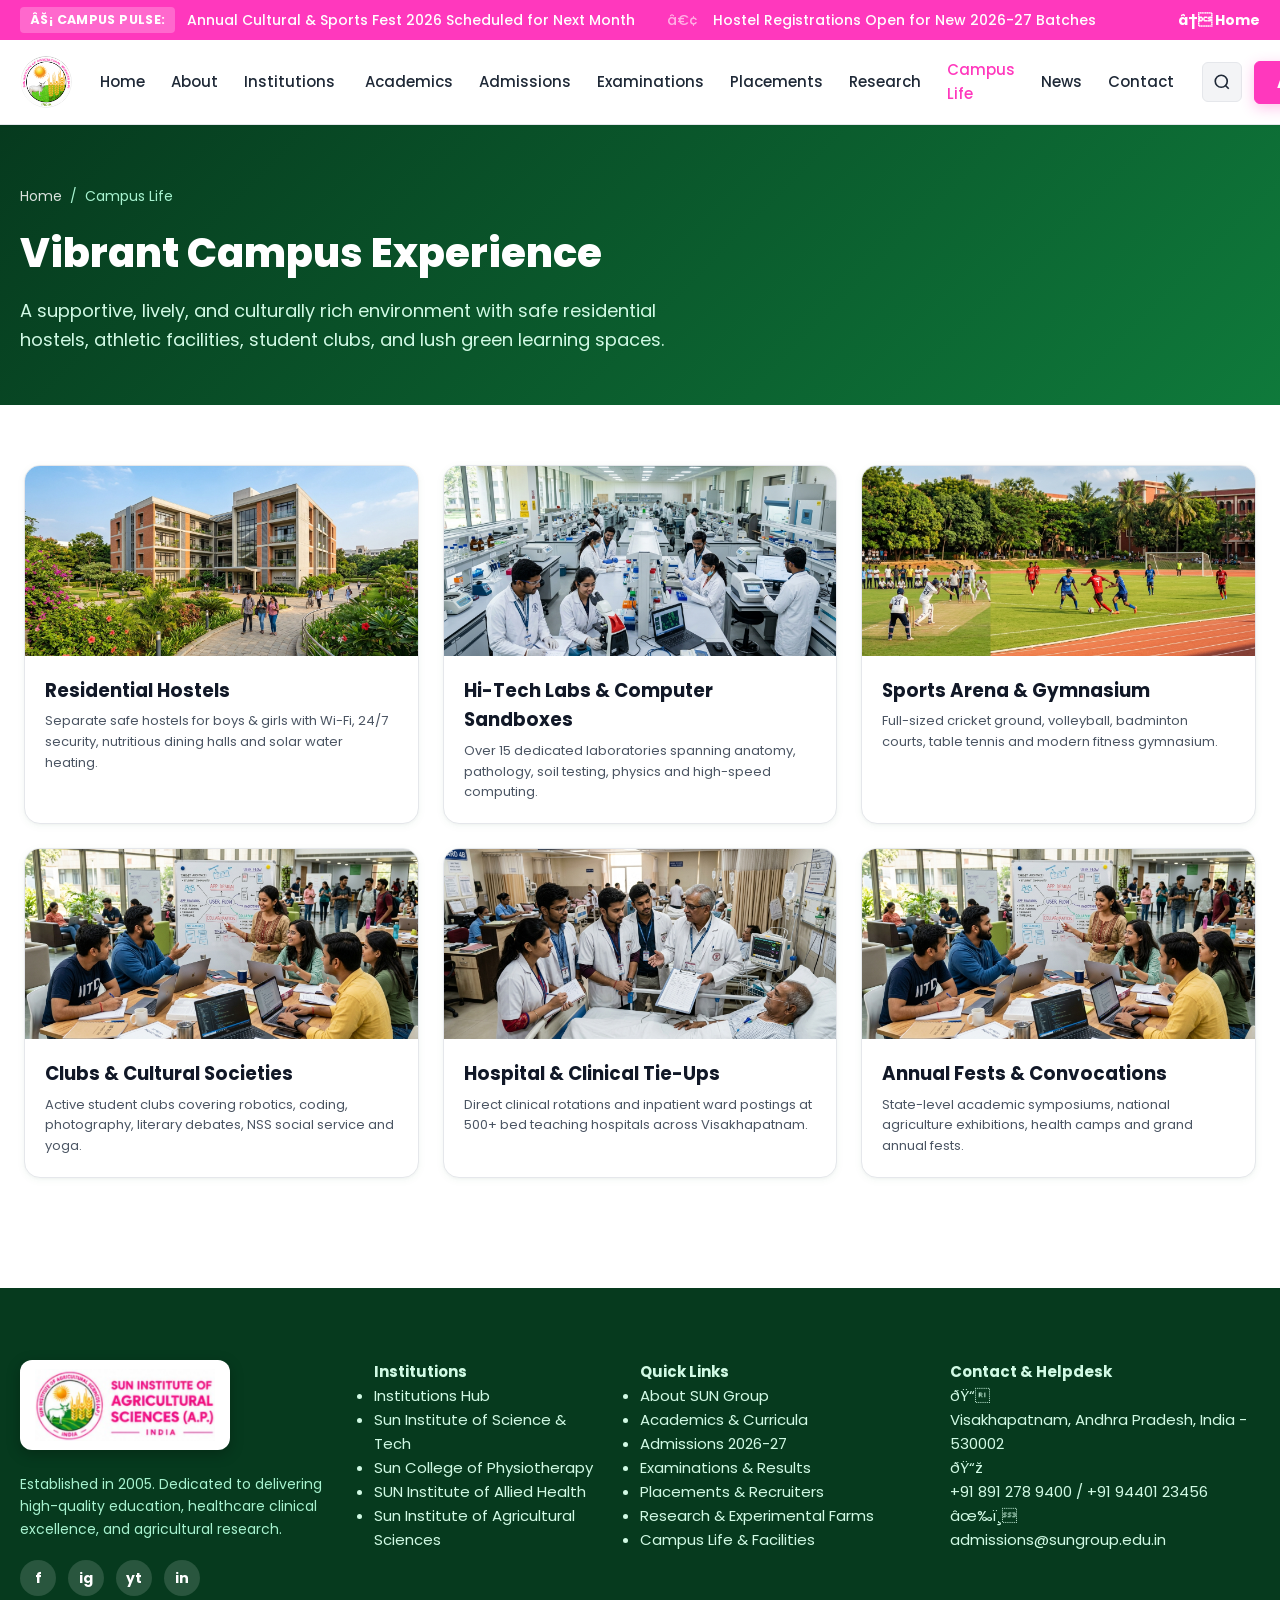
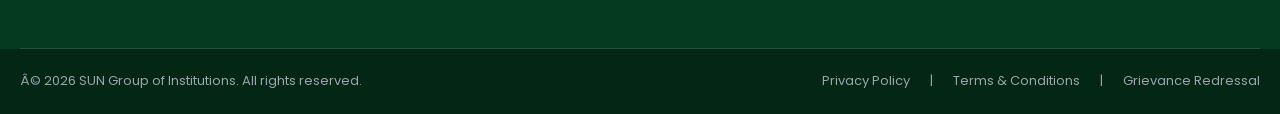
<file: campus-life.html>
﻿<!DOCTYPE html>
<html lang="en">
<head>
  <meta charset="UTF-8">
  <meta name="viewport" content="width=device-width, initial-scale=1.0">
  <title>Campus Life | SUN Group of Institutions</title>
  <meta name="description" content="Discover vibrant student life, hostels, sports, clubs, events, and world-class campus amenities at SUN Group of Institutions.">
  <link rel="icon" type="image/png" href="assets/images/sun_agri_mark.png">
  <link rel="stylesheet" href="assets/css/style.css">
</head>
<body>

  <!-- Top Ticker Bar -->
  <aside class="top-ticker-bar" aria-label="Latest Announcements">
    <div class="container-wide">
      <div class="ticker-content-wrap">
        <div class="ticker-left">
          <span class="ticker-badge">âš¡ Campus Pulse:</span>
          <div class="ticker-marquee">
            <div class="ticker-marquee-inner">
              <a href="campus-life.html" class="ticker-item">Annual Cultural & Sports Fest 2026 Scheduled for Next Month</a>
              <span class="ticker-divider">â€¢</span>
              <a href="campus-life.html" class="ticker-item">Hostel Registrations Open for New 2026-27 Batches</a>
            </div>
          </div>
        </div>
        <div class="ticker-right">
          <a href="index.html" class="ticker-view-all">â† Home</a>
        </div>
      </div>
    </div>
  </aside>

  <!-- Main Header -->
  <header class="main-header" id="mainHeader">
    <div class="container-wide header-container">
      <a href="index.html" class="brand-identity" aria-label="SUN Group of Institutions Home">
        <img src="assets/images/sun_agri_mark.png" alt="SUN Group of Institutions Logo" class="brand-logo-img">
      </a>

      <nav class="nav-wrapper" aria-label="Main Navigation">
        <ul class="nav-menu">
          <li class="nav-item"><a href="index.html" class="nav-link">Home</a></li>
          <li class="nav-item"><a href="about.html" class="nav-link">About</a></li>
          <li class="nav-item has-dropdown">
            <a href="institutions.html" class="nav-link">
              Institutions
              <svg width="10" height="10" viewBox="0 0 24 24" fill="none" stroke="currentColor" stroke-width="2.5"><path d="M6 9l6 6 6-6"/></svg>
            </a>
            <ul class="dropdown-menu">
              <li class="dropdown-item"><a href="institutions.html">ðŸ›ï¸ View All Institutions Hub</a></li>
              <li class="dropdown-item"><a href="institutions/science-and-technology.html">ðŸ”¬ Sun Institute of Science & Technology</a></li>
              <li class="dropdown-item"><a href="institutions/physiotherapy.html">ðŸ©º Sun College of Physiotherapy</a></li>
              <li class="dropdown-item"><a href="institutions/allied-health-sciences.html">ðŸ¥ SUN Institute of Allied Health Sciences</a></li>
              <li class="dropdown-item"><a href="institutions/agricultural-sciences.html">ðŸŒ± Sun Institute of Agricultural Sciences</a></li>
            </ul>
          </li>
          <li class="nav-item"><a href="academics.html" class="nav-link">Academics</a></li>
          <li class="nav-item"><a href="admissions.html" class="nav-link">Admissions</a></li>
          <li class="nav-item"><a href="examinations.html" class="nav-link">Examinations</a></li>
          <li class="nav-item"><a href="placements.html" class="nav-link">Placements</a></li>
          <li class="nav-item"><a href="research.html" class="nav-link">Research</a></li>
          <li class="nav-item active"><a href="campus-life.html" class="nav-link">Campus Life</a></li>
          <li class="nav-item"><a href="news-events.html" class="nav-link">News</a></li>
          <li class="nav-item"><a href="contact.html" class="nav-link">Contact</a></li>
        </ul>
      </nav>

      <div class="header-cta-block">
        <button class="header-search-btn" data-modal-target="search-modal" aria-label="Search Website" title="Search (Ctrl+K)">
          <svg width="18" height="18" viewBox="0 0 24 24" fill="none" stroke="currentColor" stroke-width="2.2"><circle cx="11" cy="11" r="8"/><line x1="21" y1="21" x2="16.65" y2="16.65"/></svg>
        </button>
        <button class="btn btn-pink btn-header-admissions" data-modal-target="admissions-modal">Admissions</button>
      </div>

      <button class="mobile-nav-toggle" aria-label="Open Navigation Menu">
        <svg viewBox="0 0 24 24" fill="none" stroke="currentColor" stroke-width="2.5"><line x1="3" y1="6" x2="21" y2="6"/><line x1="3" y1="12" x2="21" y2="12"/><line x1="3" y1="18" x2="21" y2="18"/></svg>
      </button>
    </div>
  </header>

  <!-- Mobile Drawer -->
  <div class="mobile-backdrop"></div>
  <div class="mobile-nav-drawer">
    <div class="mobile-drawer-header">
      <div class="brand-identity">
        <img src="assets/images/sun_agri_mark.png" alt="SUN Group Logo" style="width:38px; height:38px;">
        <span style="font-weight:800; font-size:1.0625rem; color:#111827;">SUN GROUP</span>
      </div>
      <button class="mobile-close-btn" aria-label="Close Menu">âœ•</button>
    </div>
    <ul class="mobile-nav-links">
      <li><a href="index.html">Home</a></li>
      <li><a href="about.html">About SUN Group</a></li>
      <li><a href="institutions.html">Institutions Hub</a></li>
      <li><a href="institutions/science-and-technology.html">Sun Institute of Science & Technology</a></li>
      <li><a href="institutions/physiotherapy.html">Sun College of Physiotherapy</a></li>
      <li><a href="institutions/allied-health-sciences.html">SUN Institute of Allied Health</a></li>
      <li><a href="institutions/agricultural-sciences.html">Sun Institute of Agricultural Sciences</a></li>
      <li><a href="academics.html">Academics & Courses</a></li>
      <li><a href="admissions.html">Admissions 2026-27</a></li>
      <li><a href="examinations.html">Examinations & Results</a></li>
      <li><a href="placements.html">Placements & Recruiters</a></li>
      <li><a href="research.html">Research & Innovation</a></li>
      <li><a href="campus-life.html" class="active">Campus Life</a></li>
      <li><a href="news-events.html">News & Events</a></li>
      <li><a href="contact.html">Contact Us</a></li>
    </ul>
    <div style="margin-top:auto; padding-top:20px;">
      <button class="btn btn-pink" style="width:100%;" data-modal-target="admissions-modal">Apply for Admissions</button>
    </div>
  </div>

  <!-- Subpage Hero Banner -->
  <section class="subpage-hero">
    <div class="container">
      <div class="breadcrumb-nav">
        <a href="index.html">Home</a> <span>/</span>
        <span>Campus Life</span>
      </div>
      <h1 class="subpage-hero-title">Vibrant Campus Experience</h1>
      <p class="subpage-hero-desc">
        A supportive, lively, and culturally rich environment with safe residential hostels, athletic facilities, student clubs, and lush green learning spaces.
      </p>
    </div>
  </section>

  <!-- Campus Life Highlights -->
  <main class="container" style="padding: 60px 20px;">
    <!-- 6 Primary Facilities -->
    <div style="display:grid; grid-template-columns: repeat(3, 1fr); gap: 24px; margin-bottom: 50px;">
      <div style="border:1px solid var(--color-border); border-radius:var(--radius-lg); overflow:hidden; background:#fff; box-shadow:var(--shadow-card);">
        <img src="assets/images/original/campus_hostel.jpg" alt="Residential Hostels" style="height:190px; width:100%; object-fit:cover;">
        <div style="padding:20px;">
          <h3 style="font-size:1.15rem; color:#111827; margin-bottom:6px;">Residential Hostels</h3>
          <p style="font-size:0.8125rem; color:var(--color-text-body); line-height:1.6;">Separate safe hostels for boys & girls with Wi-Fi, 24/7 security, nutritious dining halls and solar water heating.</p>
        </div>
      </div>

      <div style="border:1px solid var(--color-border); border-radius:var(--radius-lg); overflow:hidden; background:#fff; box-shadow:var(--shadow-card);">
        <img src="assets/images/original/campus_laboratory.jpg" alt="Modern Laboratories" style="height:190px; width:100%; object-fit:cover;">
        <div style="padding:20px;">
          <h3 style="font-size:1.15rem; color:#111827; margin-bottom:6px;">Hi-Tech Labs & Computer Sandboxes</h3>
          <p style="font-size:0.8125rem; color:var(--color-text-body); line-height:1.6;">Over 15 dedicated laboratories spanning anatomy, pathology, soil testing, physics and high-speed computing.</p>
        </div>
      </div>

      <div style="border:1px solid var(--color-border); border-radius:var(--radius-lg); overflow:hidden; background:#fff; box-shadow:var(--shadow-card);">
        <img src="assets/images/original/campus_sports.jpg" alt="Sports & Fitness" style="height:190px; width:100%; object-fit:cover;">
        <div style="padding:20px;">
          <h3 style="font-size:1.15rem; color:#111827; margin-bottom:6px;">Sports Arena & Gymnasium</h3>
          <p style="font-size:0.8125rem; color:var(--color-text-body); line-height:1.6;">Full-sized cricket ground, volleyball, badminton courts, table tennis and modern fitness gymnasium.</p>
        </div>
      </div>

      <div style="border:1px solid var(--color-border); border-radius:var(--radius-lg); overflow:hidden; background:#fff; box-shadow:var(--shadow-card);">
        <img src="assets/images/original/campus_clubs.jpg" alt="Student Clubs" style="height:190px; width:100%; object-fit:cover;">
        <div style="padding:20px;">
          <h3 style="font-size:1.15rem; color:#111827; margin-bottom:6px;">Clubs & Cultural Societies</h3>
          <p style="font-size:0.8125rem; color:var(--color-text-body); line-height:1.6;">Active student clubs covering robotics, coding, photography, literary debates, NSS social service and yoga.</p>
        </div>
      </div>

      <div style="border:1px solid var(--color-border); border-radius:var(--radius-lg); overflow:hidden; background:#fff; box-shadow:var(--shadow-card);">
        <img src="assets/images/original/campus_training.jpg" alt="Hospital Clinical Tie-ups" style="height:190px; width:100%; object-fit:cover;">
        <div style="padding:20px;">
          <h3 style="font-size:1.15rem; color:#111827; margin-bottom:6px;">Hospital & Clinical Tie-Ups</h3>
          <p style="font-size:0.8125rem; color:var(--color-text-body); line-height:1.6;">Direct clinical rotations and inpatient ward postings at 500+ bed teaching hospitals across Visakhapatnam.</p>
        </div>
      </div>

      <div style="border:1px solid var(--color-border); border-radius:var(--radius-lg); overflow:hidden; background:#fff; box-shadow:var(--shadow-card);">
        <img src="assets/images/original/campus_events.jpg" alt="Annual Fests" style="height:190px; width:100%; object-fit:cover;">
        <div style="padding:20px;">
          <h3 style="font-size:1.15rem; color:#111827; margin-bottom:6px;">Annual Fests & Convocations</h3>
          <p style="font-size:0.8125rem; color:var(--color-text-body); line-height:1.6;">State-level academic symposiums, national agriculture exhibitions, health camps and grand annual fests.</p>
        </div>
      </div>
    </div>
  </main>

  <!-- Footer -->
  <footer class="main-footer">
    <div class="container footer-main-content">
      <div class="footer-4col-grid">
        <div class="footer-col-brand">
          <div class="footer-logo-card">
            <img src="assets/images/sun_footer_logo.png" alt="SUN Institute of Agricultural Sciences (A.P.) India" class="footer-wide-logo">
          </div>
          <p class="footer-bio-text" style="margin-top: 16px;">
            Established in 2005. Dedicated to delivering high-quality education, healthcare clinical excellence, and agricultural research.
          </p>
          <div class="footer-social-row">
            <a href="https://facebook.com" target="_blank" rel="noopener" aria-label="Facebook">f</a>
            <a href="https://instagram.com" target="_blank" rel="noopener" aria-label="Instagram">ig</a>
            <a href="https://youtube.com" target="_blank" rel="noopener" aria-label="YouTube">yt</a>
            <a href="https://linkedin.com" target="_blank" rel="noopener" aria-label="LinkedIn">in</a>
          </div>
        </div>

        <div>
          <h4 class="footer-heading">Institutions</h4>
          <ul class="footer-link-list">
            <li><a href="institutions.html">Institutions Hub</a></li>
            <li><a href="institutions/science-and-technology.html">Sun Institute of Science & Tech</a></li>
            <li><a href="institutions/physiotherapy.html">Sun College of Physiotherapy</a></li>
            <li><a href="institutions/allied-health-sciences.html">SUN Institute of Allied Health</a></li>
            <li><a href="institutions/agricultural-sciences.html">Sun Institute of Agricultural Sciences</a></li>
          </ul>
        </div>

        <div>
          <h4 class="footer-heading">Quick Links</h4>
          <ul class="footer-link-list">
            <li><a href="about.html">About SUN Group</a></li>
            <li><a href="academics.html">Academics & Curricula</a></li>
            <li><a href="admissions.html">Admissions 2026-27</a></li>
            <li><a href="examinations.html">Examinations & Results</a></li>
            <li><a href="placements.html">Placements & Recruiters</a></li>
            <li><a href="research.html">Research & Experimental Farms</a></li>
            <li><a href="campus-life.html">Campus Life & Facilities</a></li>
          </ul>
        </div>

        <div>
          <h4 class="footer-heading">Contact & Helpdesk</h4>
          <div class="footer-contact-item">
            <div class="footer-contact-icon">ðŸ“</div>
            <div>Visakhapatnam, Andhra Pradesh, India - 530002</div>
          </div>
          <div class="footer-contact-item">
            <div class="footer-contact-icon">ðŸ“ž</div>
            <div>+91 891 278 9400 / +91 94401 23456</div>
          </div>
          <div class="footer-contact-item">
            <div class="footer-contact-icon">âœ‰ï¸</div>
            <div>admissions@sungroup.edu.in</div>
          </div>
        </div>
      </div>
    </div>

    <div class="footer-copyright-bar">
      <div class="container footer-copyright-flex">
        <div>Â© 2026 SUN Group of Institutions. All rights reserved.</div>
        <div class="footer-bottom-nav">
          <a href="about.html">Privacy Policy</a>
          <span>|</span>
          <a href="about.html">Terms & Conditions</a>
          <span>|</span>
          <a href="contact.html">Grievance Redressal</a>
        </div>
      </div>
    </div>
  </footer>

  <!-- Modal: Admissions Wizard -->
  <div class="modal-backdrop" id="admissions-modal" role="dialog" aria-modal="true">
    <div class="modal-dialog">
      <div class="modal-header">
        <h3 class="modal-title">Apply for Admissions 2026-27</h3>
        <button class="modal-close-btn" data-modal-close>âœ•</button>
      </div>
      <div class="modal-body">
        <form id="admissions-apply-form">
          <div class="form-grid-2">
            <div class="form-group">
              <label class="form-label" for="pop-name">Full Name *</label>
              <input type="text" id="pop-name" name="full_name" class="form-control" placeholder="Candidate Name" required>
            </div>
            <div class="form-group">
              <label class="form-label" for="pop-phone">Phone Number *</label>
              <input type="tel" id="pop-phone" name="phone" class="form-control" placeholder="+91 98765 43210" required>
            </div>
          </div>
          <div class="form-group">
            <label class="form-label" for="pop-email">Email Address *</label>
            <input type="email" id="pop-email" name="email" class="form-control" placeholder="candidate@example.com" required>
          </div>
          <div class="form-grid-2">
            <div class="form-group">
              <label class="form-label" for="wizard-inst-select">Institution *</label>
              <select id="wizard-inst-select" name="institution" class="form-control" required>
                <option value="">Choose Institution</option>
                <option value="science-and-tech">Sun Institute of Science & Technology</option>
                <option value="physiotherapy">Sun College of Physiotherapy</option>
                <option value="allied-health">SUN Institute of Allied Health Sciences</option>
                <option value="agri-sciences">Sun Institute of Agricultural Sciences</option>
              </select>
            </div>
            <div class="form-group">
              <label class="form-label" for="wizard-course-select">Program *</label>
              <select id="wizard-course-select" name="course" class="form-control" required>
                <option value="">Select Target Program</option>
              </select>
            </div>
          </div>
          <div class="form-group">
            <label class="form-label" for="pop-score">Qualifying Exam & Percentage *</label>
            <input type="text" id="pop-score" name="qualifying_score" class="form-control" placeholder="e.g. Intermediate 10+2 (85%)" required>
          </div>
          <div style="margin-top:20px; display:flex; justify-content:flex-end; gap:12px;">
            <button type="button" class="btn btn-white-outline" data-modal-close>Cancel</button>
            <button type="submit" class="btn btn-pink">Submit Application â†’</button>
          </div>
        </form>
        <div id="admissions-slip-wrap" style="display:none;">
          <div id="admission-slip-content"></div>
          <div style="margin-top:14px; text-align:right;">
            <button type="button" class="btn btn-white-outline" data-modal-close>Close</button>
          </div>
        </div>
      </div>
    </div>
  </div>

  <!-- Modal: Global Search -->
  <div class="modal-backdrop" id="search-modal" role="dialog" aria-modal="true">
    <div class="search-modal-dialog">
      <div class="search-input-header">
        <svg class="search-input-icon" width="20" height="20" viewBox="0 0 24 24" fill="none" stroke="currentColor" stroke-width="2.2"><circle cx="11" cy="11" r="8"/><line x1="21" y1="21" x2="16.65" y2="16.65"/></svg>
        <input type="text" id="global-search-input" class="search-main-input" placeholder="Search programs, institutions, results, circulars..." autocomplete="off">
        <span class="search-kbd-badge">ESC</span>
        <button class="modal-close-btn" data-modal-close style="margin-left:8px;" aria-label="Close Search">âœ•</button>
      </div>
      <div class="search-quick-tags">
        <span style="font-size:0.75rem; color:#6b7280; font-weight:600; text-transform:uppercase;">Filter:</span>
        <button type="button" class="search-tag-chip" data-search-cat="All">All</button>
        <button type="button" class="search-tag-chip" data-search-cat="Institutions">Institutions</button>
        <button type="button" class="search-tag-chip" data-search-cat="Programs">Programs</button>
        <button type="button" class="search-tag-chip" data-search-cat="Admissions">Admissions</button>
        <button type="button" class="search-tag-chip" data-search-cat="Examinations">Examinations</button>
        <button type="button" class="search-tag-chip" data-search-cat="Research">Research</button>
      </div>
      <div class="search-results-list" id="global-search-results">
        <!-- Live search items populated by app.js -->
      </div>
    </div>
  </div>

  <script src="assets/js/app.js"></script>
</body>
</html>
</file>
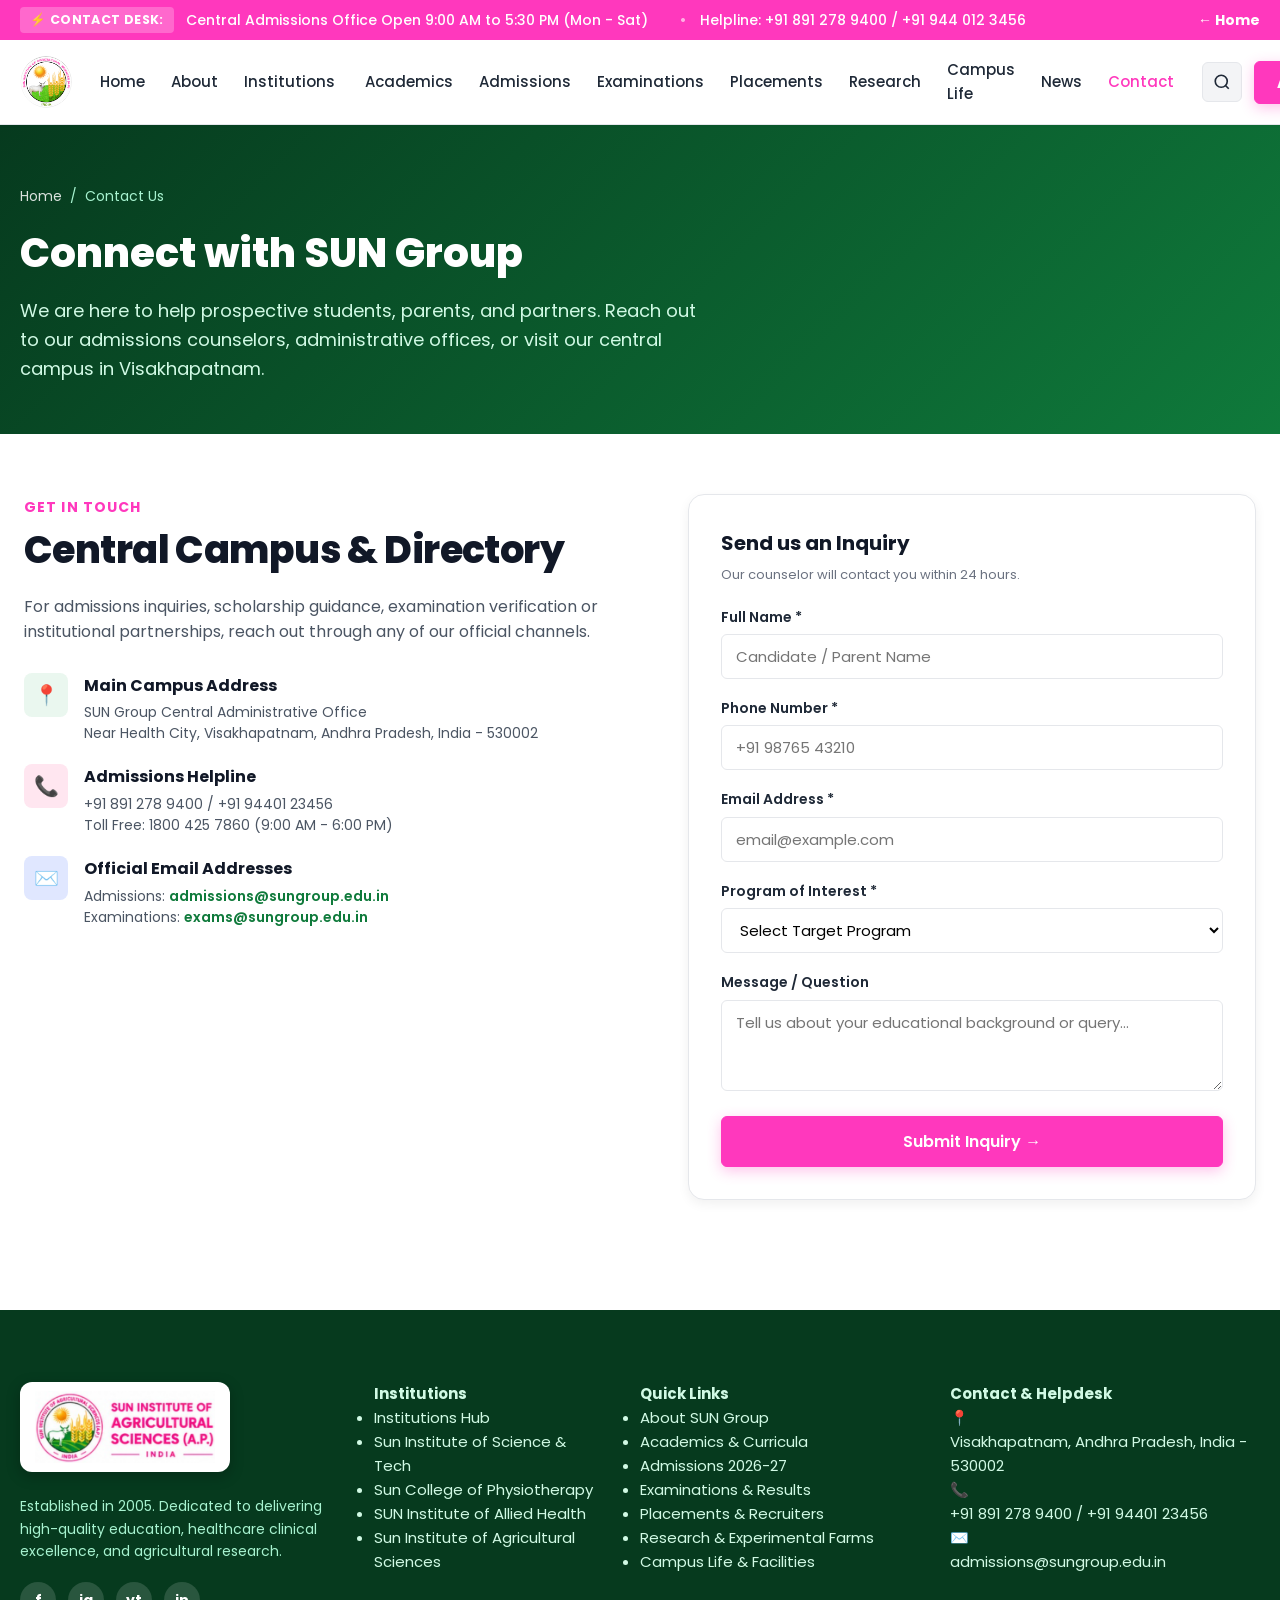
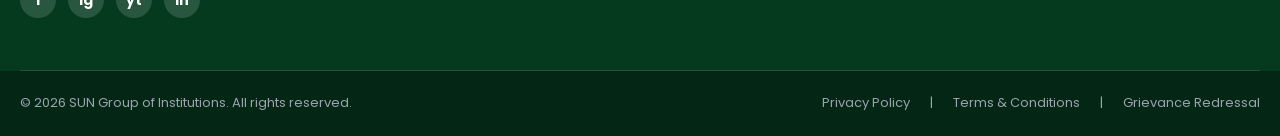
<file: contact.html>
﻿<!DOCTYPE html>
<html lang="en">
<head>
  <meta charset="UTF-8">
  <meta name="viewport" content="width=device-width, initial-scale=1.0">
  <title>Contact Us | SUN Group of Institutions</title>
  <meta name="description" content="Get in touch with SUN Group of Institutions admissions office, campus address, telephone lines and email directory in Visakhapatnam.">
  <link rel="icon" type="image/png" href="assets/images/sun_agri_mark.png">
  <link rel="stylesheet" href="assets/css/style.css">
</head>
<body>

  <!-- Top Ticker Bar -->
  <aside class="top-ticker-bar" aria-label="Latest Announcements">
    <div class="container-wide">
      <div class="ticker-content-wrap">
        <div class="ticker-left">
          <span class="ticker-badge">⚡ Contact Desk:</span>
          <div class="ticker-marquee">
            <div class="ticker-marquee-inner">
              <a href="contact.html" class="ticker-item">Central Admissions Office Open 9:00 AM to 5:30 PM (Mon - Sat)</a>
              <span class="ticker-divider">•</span>
              <a href="contact.html" class="ticker-item">Helpline: +91 891 278 9400 / +91 944 012 3456</a>
            </div>
          </div>
        </div>
        <div class="ticker-right">
          <a href="index.html" class="ticker-view-all">← Home</a>
        </div>
      </div>
    </div>
  </aside>

  <!-- Main Header -->
  <header class="main-header" id="mainHeader">
    <div class="container-wide header-container">
      <a href="index.html" class="brand-identity" aria-label="SUN Group of Institutions Home">
        <img src="assets/images/sun_agri_mark.png" alt="SUN Group of Institutions Logo" class="brand-logo-img">
      </a>

      <nav class="nav-wrapper" aria-label="Main Navigation">
        <ul class="nav-menu">
          <li class="nav-item"><a href="index.html" class="nav-link">Home</a></li>
          <li class="nav-item"><a href="about.html" class="nav-link">About</a></li>
          <li class="nav-item has-dropdown">
            <a href="institutions.html" class="nav-link">
              Institutions
              <svg width="10" height="10" viewBox="0 0 24 24" fill="none" stroke="currentColor" stroke-width="2.5"><path d="M6 9l6 6 6-6"/></svg>
            </a>
            <ul class="dropdown-menu">
              <li class="dropdown-item"><a href="institutions.html">🏛️ View All Institutions Hub</a></li>
              <li class="dropdown-item"><a href="institutions/science-and-technology.html">🔬 Sun Institute of Science & Technology</a></li>
              <li class="dropdown-item"><a href="institutions/physiotherapy.html">🩺 Sun College of Physiotherapy</a></li>
              <li class="dropdown-item"><a href="institutions/allied-health-sciences.html">🏥 SUN Institute of Allied Health Sciences</a></li>
              <li class="dropdown-item"><a href="institutions/agricultural-sciences.html">🌱 Sun Institute of Agricultural Sciences</a></li>
            </ul>
          </li>
          <li class="nav-item"><a href="academics.html" class="nav-link">Academics</a></li>
          <li class="nav-item"><a href="admissions.html" class="nav-link">Admissions</a></li>
          <li class="nav-item"><a href="examinations.html" class="nav-link">Examinations</a></li>
          <li class="nav-item"><a href="placements.html" class="nav-link">Placements</a></li>
          <li class="nav-item"><a href="research.html" class="nav-link">Research</a></li>
          <li class="nav-item"><a href="campus-life.html" class="nav-link">Campus Life</a></li>
          <li class="nav-item"><a href="news-events.html" class="nav-link">News</a></li>
          <li class="nav-item active"><a href="contact.html" class="nav-link">Contact</a></li>
        </ul>
      </nav>

      <div class="header-cta-block">
        <button class="header-search-btn" data-modal-target="search-modal" aria-label="Search Website" title="Search (Ctrl+K)">
          <svg width="18" height="18" viewBox="0 0 24 24" fill="none" stroke="currentColor" stroke-width="2.2"><circle cx="11" cy="11" r="8"/><line x1="21" y1="21" x2="16.65" y2="16.65"/></svg>
        </button>
        <button class="btn btn-pink btn-header-admissions" data-modal-target="admissions-modal">Admissions</button>
      </div>

      <button class="mobile-nav-toggle" aria-label="Open Navigation Menu">
        <svg viewBox="0 0 24 24" fill="none" stroke="currentColor" stroke-width="2.5"><line x1="3" y1="6" x2="21" y2="6"/><line x1="3" y1="12" x2="21" y2="12"/><line x1="3" y1="18" x2="21" y2="18"/></svg>
      </button>
    </div>
  </header>

  <!-- Mobile Drawer -->
  <div class="mobile-backdrop"></div>
  <div class="mobile-nav-drawer">
    <div class="mobile-drawer-header">
      <div class="brand-identity">
        <img src="assets/images/sun_agri_mark.png" alt="SUN Group Logo" style="width:38px; height:38px;">
        <span style="font-weight:800; font-size:1.0625rem; color:#111827;">SUN GROUP</span>
      </div>
      <button class="mobile-close-btn" aria-label="Close Menu">✕</button>
    </div>
    <ul class="mobile-nav-links">
      <li><a href="index.html">Home</a></li>
      <li><a href="about.html">About SUN Group</a></li>
      <li><a href="institutions.html">Institutions Hub</a></li>
      <li><a href="institutions/science-and-technology.html">Sun Institute of Science & Technology</a></li>
      <li><a href="institutions/physiotherapy.html">Sun College of Physiotherapy</a></li>
      <li><a href="institutions/allied-health-sciences.html">SUN Institute of Allied Health</a></li>
      <li><a href="institutions/agricultural-sciences.html">Sun Institute of Agricultural Sciences</a></li>
      <li><a href="academics.html">Academics & Courses</a></li>
      <li><a href="admissions.html">Admissions 2026-27</a></li>
      <li><a href="examinations.html">Examinations & Results</a></li>
      <li><a href="placements.html">Placements & Recruiters</a></li>
      <li><a href="research.html">Research & Innovation</a></li>
      <li><a href="campus-life.html">Campus Life</a></li>
      <li><a href="news-events.html">News & Events</a></li>
      <li><a href="contact.html" class="active">Contact Us</a></li>
    </ul>
    <div style="margin-top:auto; padding-top:20px;">
      <button class="btn btn-pink" style="width:100%;" data-modal-target="admissions-modal">Apply for Admissions</button>
    </div>
  </div>

  <!-- Subpage Hero Banner -->
  <section class="subpage-hero">
    <div class="container">
      <div class="breadcrumb-nav">
        <a href="index.html">Home</a> <span>/</span>
        <span>Contact Us</span>
      </div>
      <h1 class="subpage-hero-title">Connect with SUN Group</h1>
      <p class="subpage-hero-desc">
        We are here to help prospective students, parents, and partners. Reach out to our admissions counselors, administrative offices, or visit our central campus in Visakhapatnam.
      </p>
    </div>
  </section>

  <!-- Contact Information & Inquiry Form -->
  <main class="container" style="padding: 60px 20px;">
    <div style="display:grid; grid-template-columns: 1.1fr 1fr; gap: 40px; margin-bottom: 50px;">
      <!-- Contact Information Details -->
      <div>
        <span class="section-tag">GET IN TOUCH</span>
        <h2 class="section-title" style="margin-bottom:20px;">Central Campus & Directory</h2>
        <p style="color:var(--color-text-body); margin-bottom:28px;">
          For admissions inquiries, scholarship guidance, examination verification or institutional partnerships, reach out through any of our official channels.
        </p>

        <div style="display:flex; flex-direction:column; gap:20px;">
          <div style="display:flex; gap:16px; align-items:flex-start;">
            <div style="width:44px; height:44px; border-radius:8px; background:#eaf7ef; color:#0f7a3b; display:flex; align-items:center; justify-content:center; font-size:1.25rem; flex-shrink:0;">📍</div>
            <div>
              <h4 style="font-size:1rem; color:#111827; margin-bottom:4px;">Main Campus Address</h4>
              <p style="font-size:0.875rem; color:var(--color-text-body); line-height:1.5;">
                SUN Group Central Administrative Office<br>
                Near Health City, Visakhapatnam, Andhra Pradesh, India - 530002
              </p>
            </div>
          </div>

          <div style="display:flex; gap:16px; align-items:flex-start;">
            <div style="width:44px; height:44px; border-radius:8px; background:#ffe6f0; color:#ff38bd; display:flex; align-items:center; justify-content:center; font-size:1.25rem; flex-shrink:0;">📞</div>
            <div>
              <h4 style="font-size:1rem; color:#111827; margin-bottom:4px;">Admissions Helpline</h4>
              <p style="font-size:0.875rem; color:var(--color-text-body); line-height:1.5;">
                +91 891 278 9400 / +91 94401 23456<br>
                Toll Free: 1800 425 7860 (9:00 AM - 6:00 PM)
              </p>
            </div>
          </div>

          <div style="display:flex; gap:16px; align-items:flex-start;">
            <div style="width:44px; height:44px; border-radius:8px; background:#e0e7ff; color:#2563eb; display:flex; align-items:center; justify-content:center; font-size:1.25rem; flex-shrink:0;">✉️</div>
            <div>
              <h4 style="font-size:1rem; color:#111827; margin-bottom:4px;">Official Email Addresses</h4>
              <p style="font-size:0.875rem; color:var(--color-text-body); line-height:1.5;">
                Admissions: <a href="mailto:admissions@sungroup.edu.in" style="color:#0f7a3b; font-weight:600;">admissions@sungroup.edu.in</a><br>
                Examinations: <a href="mailto:exams@sungroup.edu.in" style="color:#0f7a3b; font-weight:600;">exams@sungroup.edu.in</a>
              </p>
            </div>
          </div>
        </div>
      </div>

      <!-- Quick Inquiry Form -->
      <div style="background:#fff; border:1px solid var(--color-border); border-radius:var(--radius-lg); padding:32px; box-shadow:var(--shadow-md);">
        <h3 style="font-size:1.25rem; color:#111827; margin-bottom:6px;">Send us an Inquiry</h3>
        <p style="font-size:0.8125rem; color:var(--color-text-muted); margin-bottom:20px;">Our counselor will contact you within 24 hours.</p>

        <form onsubmit="event.preventDefault(); showToast('Inquiry submitted! We will reach out shortly.'); this.reset();">
          <div class="form-group">
            <label class="form-label">Full Name *</label>
            <input type="text" class="form-control" placeholder="Candidate / Parent Name" required>
          </div>
          <div class="form-group">
            <label class="form-label">Phone Number *</label>
            <input type="tel" class="form-control" placeholder="+91 98765 43210" required>
          </div>
          <div class="form-group">
            <label class="form-label">Email Address *</label>
            <input type="email" class="form-control" placeholder="email@example.com" required>
          </div>
          <div class="form-group">
            <label class="form-label">Program of Interest *</label>
            <select class="form-control" required>
              <option value="">Select Target Program</option>
              <option>BCA / B.Sc Computer Science</option>
              <option>BPT (Bachelor of Physiotherapy)</option>
              <option>B.Sc (Hons) Agriculture</option>
              <option>B.Sc MLT (Allied Health Sciences)</option>
              <option>BBA / B.Com</option>
            </select>
          </div>
          <div class="form-group">
            <label class="form-label">Message / Question</label>
            <textarea class="form-control" rows="3" placeholder="Tell us about your educational background or query..."></textarea>
          </div>
          <button type="submit" class="btn btn-pink" style="width:100%;">Submit Inquiry →</button>
        </form>
      </div>
    </div>
  </main>

  <!-- Footer -->
  <footer class="main-footer">
    <div class="container footer-main-content">
      <div class="footer-4col-grid">
        <div class="footer-col-brand">
          <div class="footer-logo-card">
            <img src="assets/images/sun_footer_logo.png" alt="SUN Institute of Agricultural Sciences (A.P.) India" class="footer-wide-logo">
          </div>
          <p class="footer-bio-text" style="margin-top: 16px;">
            Established in 2005. Dedicated to delivering high-quality education, healthcare clinical excellence, and agricultural research.
          </p>
          <div class="footer-social-row">
            <a href="https://facebook.com" target="_blank" rel="noopener" aria-label="Facebook">f</a>
            <a href="https://instagram.com" target="_blank" rel="noopener" aria-label="Instagram">ig</a>
            <a href="https://youtube.com" target="_blank" rel="noopener" aria-label="YouTube">yt</a>
            <a href="https://linkedin.com" target="_blank" rel="noopener" aria-label="LinkedIn">in</a>
          </div>
        </div>

        <div>
          <h4 class="footer-heading">Institutions</h4>
          <ul class="footer-link-list">
            <li><a href="institutions.html">Institutions Hub</a></li>
            <li><a href="institutions/science-and-technology.html">Sun Institute of Science & Tech</a></li>
            <li><a href="institutions/physiotherapy.html">Sun College of Physiotherapy</a></li>
            <li><a href="institutions/allied-health-sciences.html">SUN Institute of Allied Health</a></li>
            <li><a href="institutions/agricultural-sciences.html">Sun Institute of Agricultural Sciences</a></li>
          </ul>
        </div>

        <div>
          <h4 class="footer-heading">Quick Links</h4>
          <ul class="footer-link-list">
            <li><a href="about.html">About SUN Group</a></li>
            <li><a href="academics.html">Academics & Curricula</a></li>
            <li><a href="admissions.html">Admissions 2026-27</a></li>
            <li><a href="examinations.html">Examinations & Results</a></li>
            <li><a href="placements.html">Placements & Recruiters</a></li>
            <li><a href="research.html">Research & Experimental Farms</a></li>
            <li><a href="campus-life.html">Campus Life & Facilities</a></li>
          </ul>
        </div>

        <div>
          <h4 class="footer-heading">Contact & Helpdesk</h4>
          <div class="footer-contact-item">
            <div class="footer-contact-icon">📍</div>
            <div>Visakhapatnam, Andhra Pradesh, India - 530002</div>
          </div>
          <div class="footer-contact-item">
            <div class="footer-contact-icon">📞</div>
            <div>+91 891 278 9400 / +91 94401 23456</div>
          </div>
          <div class="footer-contact-item">
            <div class="footer-contact-icon">✉️</div>
            <div>admissions@sungroup.edu.in</div>
          </div>
        </div>
      </div>
    </div>

    <div class="footer-copyright-bar">
      <div class="container footer-copyright-flex">
        <div>© 2026 SUN Group of Institutions. All rights reserved.</div>
        <div class="footer-bottom-nav">
          <a href="about.html">Privacy Policy</a>
          <span>|</span>
          <a href="about.html">Terms & Conditions</a>
          <span>|</span>
          <a href="contact.html">Grievance Redressal</a>
        </div>
      </div>
    </div>
  </footer>

  <!-- Modal: Admissions Wizard -->
  <div class="modal-backdrop" id="admissions-modal" role="dialog" aria-modal="true">
    <div class="modal-dialog">
      <div class="modal-header">
        <h3 class="modal-title">Apply for Admissions 2026-27</h3>
        <button class="modal-close-btn" data-modal-close>✕</button>
      </div>
      <div class="modal-body">
        <form id="admissions-apply-form">
          <div class="form-grid-2">
            <div class="form-group">
              <label class="form-label" for="pop-name">Full Name *</label>
              <input type="text" id="pop-name" name="full_name" class="form-control" placeholder="Candidate Name" required>
            </div>
            <div class="form-group">
              <label class="form-label" for="pop-phone">Phone Number *</label>
              <input type="tel" id="pop-phone" name="phone" class="form-control" placeholder="+91 98765 43210" required>
            </div>
          </div>
          <div class="form-group">
            <label class="form-label" for="pop-email">Email Address *</label>
            <input type="email" id="pop-email" name="email" class="form-control" placeholder="candidate@example.com" required>
          </div>
          <div class="form-grid-2">
            <div class="form-group">
              <label class="form-label" for="wizard-inst-select">Institution *</label>
              <select id="wizard-inst-select" name="institution" class="form-control" required>
                <option value="">Choose Institution</option>
                <option value="science-and-tech">Sun Institute of Science & Technology</option>
                <option value="physiotherapy">Sun College of Physiotherapy</option>
                <option value="allied-health">SUN Institute of Allied Health Sciences</option>
                <option value="agri-sciences">Sun Institute of Agricultural Sciences</option>
              </select>
            </div>
            <div class="form-group">
              <label class="form-label" for="wizard-course-select">Program *</label>
              <select id="wizard-course-select" name="course" class="form-control" required>
                <option value="">Select Target Program</option>
              </select>
            </div>
          </div>
          <div class="form-group">
            <label class="form-label" for="pop-score">Qualifying Exam & Percentage *</label>
            <input type="text" id="pop-score" name="qualifying_score" class="form-control" placeholder="e.g. Intermediate 10+2 (85%)" required>
          </div>
          <div style="margin-top:20px; display:flex; justify-content:flex-end; gap:12px;">
            <button type="button" class="btn btn-white-outline" data-modal-close>Cancel</button>
            <button type="submit" class="btn btn-pink">Submit Application →</button>
          </div>
        </form>
        <div id="admissions-slip-wrap" style="display:none;">
          <div id="admission-slip-content"></div>
          <div style="margin-top:14px; text-align:right;">
            <button type="button" class="btn btn-white-outline" data-modal-close>Close</button>
          </div>
        </div>
      </div>
    </div>
  </div>

  <!-- Modal: Global Search -->
  <div class="modal-backdrop" id="search-modal" role="dialog" aria-modal="true">
    <div class="search-modal-dialog">
      <div class="search-input-header">
        <svg class="search-input-icon" width="20" height="20" viewBox="0 0 24 24" fill="none" stroke="currentColor" stroke-width="2.2"><circle cx="11" cy="11" r="8"/><line x1="21" y1="21" x2="16.65" y2="16.65"/></svg>
        <input type="text" id="global-search-input" class="search-main-input" placeholder="Search programs, institutions, results, circulars..." autocomplete="off">
        <span class="search-kbd-badge">ESC</span>
        <button class="modal-close-btn" data-modal-close style="margin-left:8px;" aria-label="Close Search">✕</button>
      </div>
      <div class="search-quick-tags">
        <span style="font-size:0.75rem; color:#6b7280; font-weight:600; text-transform:uppercase;">Filter:</span>
        <button type="button" class="search-tag-chip" data-search-cat="All">All</button>
        <button type="button" class="search-tag-chip" data-search-cat="Institutions">Institutions</button>
        <button type="button" class="search-tag-chip" data-search-cat="Programs">Programs</button>
        <button type="button" class="search-tag-chip" data-search-cat="Admissions">Admissions</button>
        <button type="button" class="search-tag-chip" data-search-cat="Examinations">Examinations</button>
        <button type="button" class="search-tag-chip" data-search-cat="Research">Research</button>
      </div>
      <div class="search-results-list" id="global-search-results">
        <!-- Live search items populated by app.js -->
      </div>
    </div>
  </div>

  <script src="assets/js/app.js"></script>
</body>
</html>
</file>
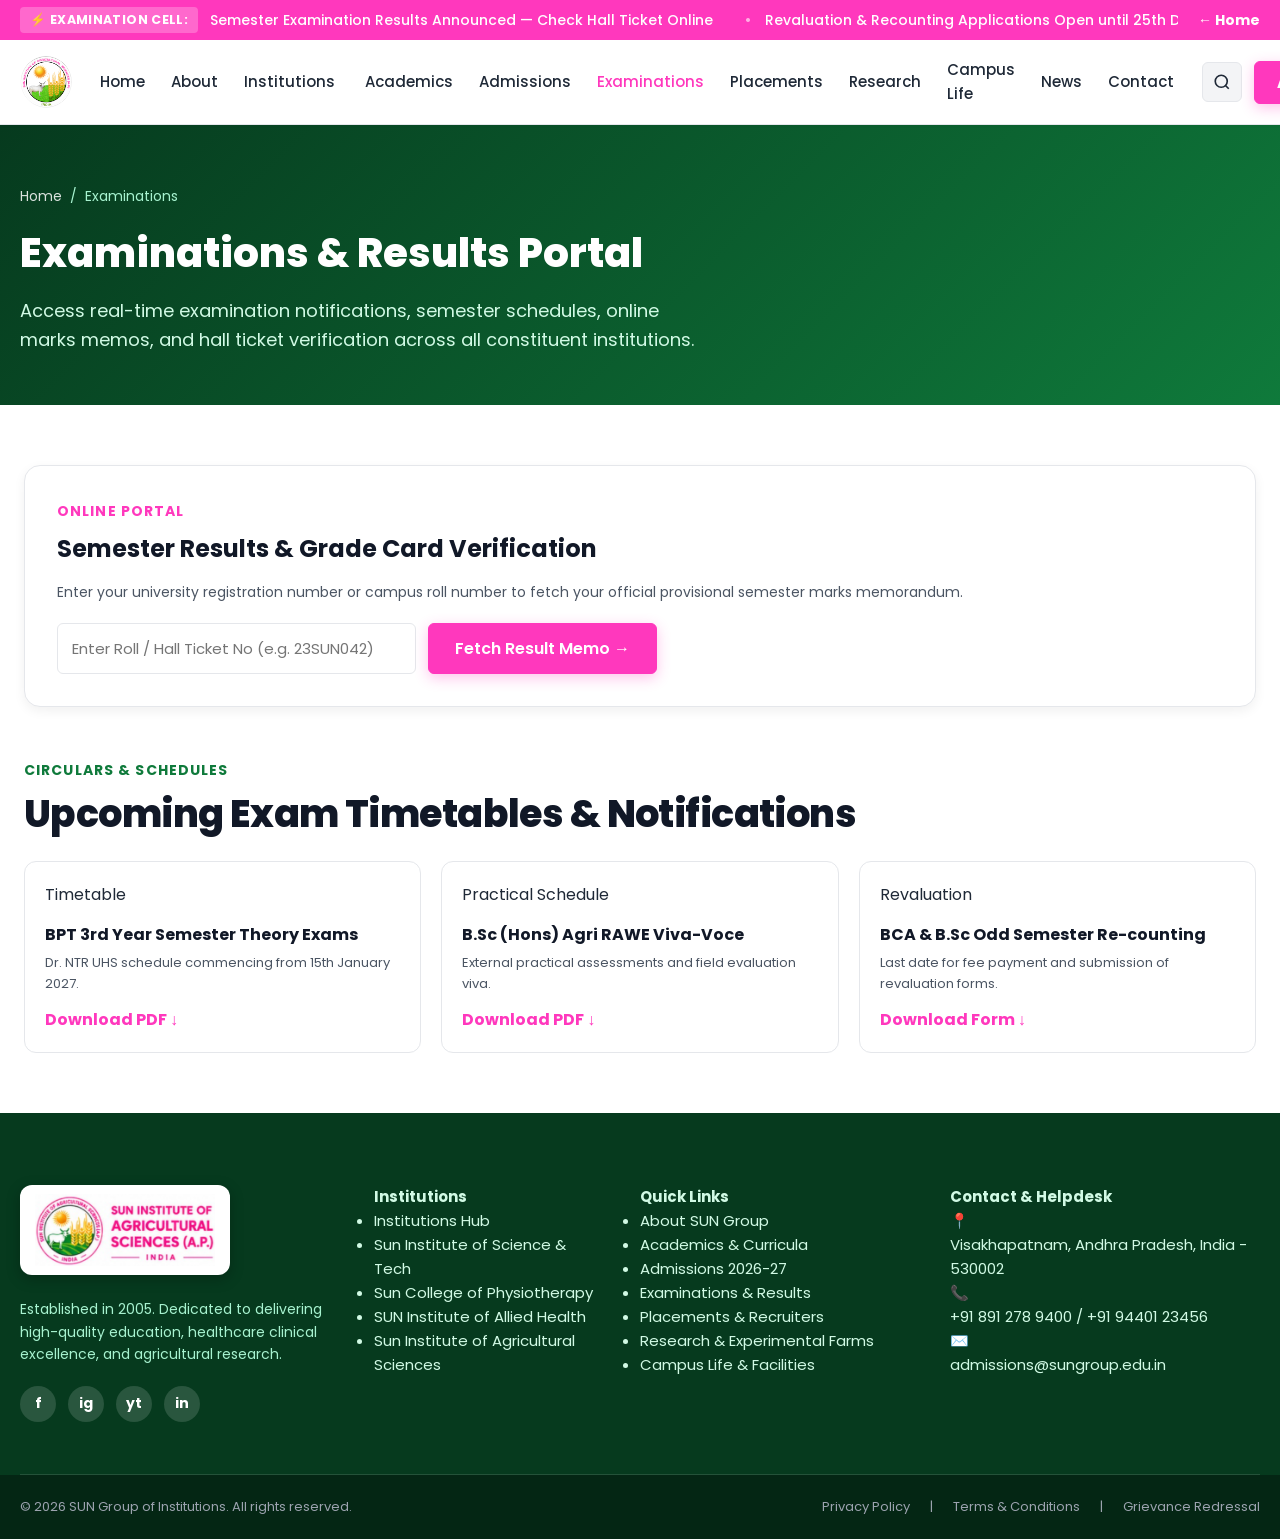
<file: examinations.html>
﻿<!DOCTYPE html>
<html lang="en">
<head>
  <meta charset="UTF-8">
  <meta name="viewport" content="width=device-width, initial-scale=1.0">
  <title>Examinations & Results | SUN Group of Institutions</title>
  <meta name="description" content="Check examination schedules, download hall tickets, and search online semester results across all constituent institutions of SUN Group.">
  <link rel="icon" type="image/png" href="assets/images/sun_agri_mark.png">
  <link rel="stylesheet" href="assets/css/style.css">
</head>
<body>

  <!-- Top Ticker Bar -->
  <aside class="top-ticker-bar" aria-label="Latest Announcements">
    <div class="container-wide">
      <div class="ticker-content-wrap">
        <div class="ticker-left">
          <span class="ticker-badge">⚡ Examination Cell:</span>
          <div class="ticker-marquee">
            <div class="ticker-marquee-inner">
              <a href="#results" class="ticker-item">Semester Examination Results Announced — Check Hall Ticket Online</a>
              <span class="ticker-divider">•</span>
              <a href="examinations.html" class="ticker-item">Revaluation & Recounting Applications Open until 25th Dec</a>
            </div>
          </div>
        </div>
        <div class="ticker-right">
          <a href="index.html" class="ticker-view-all">← Home</a>
        </div>
      </div>
    </div>
  </aside>

  <!-- Main Header -->
  <header class="main-header" id="mainHeader">
    <div class="container-wide header-container">
      <a href="index.html" class="brand-identity" aria-label="SUN Group of Institutions Home">
        <img src="assets/images/sun_agri_mark.png" alt="SUN Group of Institutions Logo" class="brand-logo-img">
      </a>

      <nav class="nav-wrapper" aria-label="Main Navigation">
        <ul class="nav-menu">
          <li class="nav-item"><a href="index.html" class="nav-link">Home</a></li>
          <li class="nav-item"><a href="about.html" class="nav-link">About</a></li>
          <li class="nav-item has-dropdown">
            <a href="institutions.html" class="nav-link">
              Institutions
              <svg width="10" height="10" viewBox="0 0 24 24" fill="none" stroke="currentColor" stroke-width="2.5"><path d="M6 9l6 6 6-6"/></svg>
            </a>
            <ul class="dropdown-menu">
              <li class="dropdown-item"><a href="institutions.html">🏛️ View All Institutions Hub</a></li>
              <li class="dropdown-item"><a href="institutions/science-and-technology.html">🔬 Sun Institute of Science & Technology</a></li>
              <li class="dropdown-item"><a href="institutions/physiotherapy.html">🩺 Sun College of Physiotherapy</a></li>
              <li class="dropdown-item"><a href="institutions/allied-health-sciences.html">🏥 SUN Institute of Allied Health Sciences</a></li>
              <li class="dropdown-item"><a href="institutions/agricultural-sciences.html">🌱 Sun Institute of Agricultural Sciences</a></li>
            </ul>
          </li>
          <li class="nav-item"><a href="academics.html" class="nav-link">Academics</a></li>
          <li class="nav-item"><a href="admissions.html" class="nav-link">Admissions</a></li>
          <li class="nav-item active"><a href="examinations.html" class="nav-link">Examinations</a></li>
          <li class="nav-item"><a href="placements.html" class="nav-link">Placements</a></li>
          <li class="nav-item"><a href="research.html" class="nav-link">Research</a></li>
          <li class="nav-item"><a href="campus-life.html" class="nav-link">Campus Life</a></li>
          <li class="nav-item"><a href="news-events.html" class="nav-link">News</a></li>
          <li class="nav-item"><a href="contact.html" class="nav-link">Contact</a></li>
        </ul>
      </nav>

      <div class="header-cta-block">
        <button class="header-search-btn" data-modal-target="search-modal" aria-label="Search Website" title="Search (Ctrl+K)">
          <svg width="18" height="18" viewBox="0 0 24 24" fill="none" stroke="currentColor" stroke-width="2.2"><circle cx="11" cy="11" r="8"/><line x1="21" y1="21" x2="16.65" y2="16.65"/></svg>
        </button>
        <button class="btn btn-pink btn-header-admissions" data-modal-target="admissions-modal">Admissions</button>
      </div>

      <button class="mobile-nav-toggle" aria-label="Open Navigation Menu">
        <svg viewBox="0 0 24 24" fill="none" stroke="currentColor" stroke-width="2.5"><line x1="3" y1="6" x2="21" y2="6"/><line x1="3" y1="12" x2="21" y2="12"/><line x1="3" y1="18" x2="21" y2="18"/></svg>
      </button>
    </div>
  </header>

  <!-- Mobile Drawer -->
  <div class="mobile-backdrop"></div>
  <div class="mobile-nav-drawer">
    <div class="mobile-drawer-header">
      <div class="brand-identity">
        <img src="assets/images/sun_agri_mark.png" alt="SUN Group Logo" style="width:38px; height:38px;">
        <span style="font-weight:800; font-size:1.0625rem; color:#111827;">SUN GROUP</span>
      </div>
      <button class="mobile-close-btn" aria-label="Close Menu">✕</button>
    </div>
    <ul class="mobile-nav-links">
      <li><a href="index.html">Home</a></li>
      <li><a href="about.html">About SUN Group</a></li>
      <li><a href="institutions.html">Institutions Hub</a></li>
      <li><a href="institutions/science-and-technology.html">Sun Institute of Science & Technology</a></li>
      <li><a href="institutions/physiotherapy.html">Sun College of Physiotherapy</a></li>
      <li><a href="institutions/allied-health-sciences.html">SUN Institute of Allied Health</a></li>
      <li><a href="institutions/agricultural-sciences.html">Sun Institute of Agricultural Sciences</a></li>
      <li><a href="academics.html">Academics & Courses</a></li>
      <li><a href="admissions.html">Admissions 2026-27</a></li>
      <li><a href="examinations.html" class="active">Examinations & Results</a></li>
      <li><a href="placements.html">Placements & Recruiters</a></li>
      <li><a href="research.html">Research & Innovation</a></li>
      <li><a href="campus-life.html">Campus Life</a></li>
      <li><a href="news-events.html">News & Events</a></li>
      <li><a href="contact.html">Contact Us</a></li>
    </ul>
    <div style="margin-top:auto; padding-top:20px;">
      <button class="btn btn-pink" style="width:100%;" data-modal-target="admissions-modal">Apply for Admissions</button>
    </div>
  </div>

  <!-- Subpage Hero Banner -->
  <section class="subpage-hero">
    <div class="container">
      <div class="breadcrumb-nav">
        <a href="index.html">Home</a> <span>/</span>
        <span>Examinations</span>
      </div>
      <h1 class="subpage-hero-title">Examinations & Results Portal</h1>
      <p class="subpage-hero-desc">
        Access real-time examination notifications, semester schedules, online marks memos, and hall ticket verification across all constituent institutions.
      </p>
    </div>
  </section>

  <!-- Main Content -->
  <main class="container" style="padding: 60px 20px;">
    <!-- Live Results Lookup Card -->
    <div id="results" style="background:#fff; border:1px solid var(--color-border); border-radius:var(--radius-lg); padding:32px; box-shadow:var(--shadow-md); margin-bottom:50px;">
      <span class="section-tag pink">ONLINE PORTAL</span>
      <h2 style="font-size:1.5rem; color:#111827; margin-bottom:12px;">Semester Results & Grade Card Verification</h2>
      <p style="font-size:0.875rem; color:var(--color-text-body); margin-bottom:20px;">
        Enter your university registration number or campus roll number to fetch your official provisional semester marks memorandum.
      </p>

      <form id="exam-result-search-form" style="display:flex; gap:12px; max-width:600px; flex-wrap:wrap;">
        <input type="text" name="reg_number" class="form-control" placeholder="Enter Roll / Hall Ticket No (e.g. 23SUN042)" style="flex:1; min-width:240px;" required>
        <button type="submit" class="btn btn-pink">Fetch Result Memo →</button>
      </form>

      <div id="exam-result-display"></div>
    </div>

    <!-- Examination Circulars & Timetables -->
    <div>
      <span class="section-tag green">CIRCULARS & SCHEDULES</span>
      <h2 class="section-title" style="margin-bottom:24px;">Upcoming Exam Timetables & Notifications</h2>

      <div style="display:grid; grid-template-columns: repeat(3, 1fr); gap:20px;">
        <div style="border:1px solid var(--color-border); border-radius:var(--radius-md); padding:20px; background:#fff;">
          <span class="news-tag-pill blue" style="margin-bottom:8px; display:inline-block;">Timetable</span>
          <h4 style="font-size:1rem; color:#111827; margin:6px 0;">BPT 3rd Year Semester Theory Exams</h4>
          <p style="font-size:0.8125rem; color:var(--color-text-body); margin-bottom:12px;">Dr. NTR UHS schedule commencing from 15th January 2027.</p>
          <a href="#" class="section-link-more" onclick="alert('Downloading Timetable PDF...'); return false;">Download PDF ↓</a>
        </div>

        <div style="border:1px solid var(--color-border); border-radius:var(--radius-md); padding:20px; background:#fff;">
          <span class="news-tag-pill green" style="margin-bottom:8px; display:inline-block;">Practical Schedule</span>
          <h4 style="font-size:1rem; color:#111827; margin:6px 0;">B.Sc (Hons) Agri RAWE Viva-Voce</h4>
          <p style="font-size:0.8125rem; color:var(--color-text-body); margin-bottom:12px;">External practical assessments and field evaluation viva.</p>
          <a href="#" class="section-link-more" onclick="alert('Downloading Schedule PDF...'); return false;">Download PDF ↓</a>
        </div>

        <div style="border:1px solid var(--color-border); border-radius:var(--radius-md); padding:20px; background:#fff;">
          <span class="news-tag-pill pink" style="margin-bottom:8px; display:inline-block;">Revaluation</span>
          <h4 style="font-size:1rem; color:#111827; margin:6px 0;">BCA & B.Sc Odd Semester Re-counting</h4>
          <p style="font-size:0.8125rem; color:var(--color-text-body); margin-bottom:12px;">Last date for fee payment and submission of revaluation forms.</p>
          <a href="#" class="section-link-more" onclick="alert('Downloading Form...'); return false;">Download Form ↓</a>
        </div>
      </div>
    </div>
  </main>

  <!-- Footer -->
  <footer class="main-footer">
    <div class="container footer-main-content">
      <div class="footer-4col-grid">
        <div class="footer-col-brand">
          <div class="footer-logo-card">
            <img src="assets/images/sun_footer_logo.png" alt="SUN Institute of Agricultural Sciences (A.P.) India" class="footer-wide-logo">
          </div>
          <p class="footer-bio-text" style="margin-top: 16px;">
            Established in 2005. Dedicated to delivering high-quality education, healthcare clinical excellence, and agricultural research.
          </p>
          <div class="footer-social-row">
            <a href="https://facebook.com" target="_blank" rel="noopener" aria-label="Facebook">f</a>
            <a href="https://instagram.com" target="_blank" rel="noopener" aria-label="Instagram">ig</a>
            <a href="https://youtube.com" target="_blank" rel="noopener" aria-label="YouTube">yt</a>
            <a href="https://linkedin.com" target="_blank" rel="noopener" aria-label="LinkedIn">in</a>
          </div>
        </div>

        <div>
          <h4 class="footer-heading">Institutions</h4>
          <ul class="footer-link-list">
            <li><a href="institutions.html">Institutions Hub</a></li>
            <li><a href="institutions/science-and-technology.html">Sun Institute of Science & Tech</a></li>
            <li><a href="institutions/physiotherapy.html">Sun College of Physiotherapy</a></li>
            <li><a href="institutions/allied-health-sciences.html">SUN Institute of Allied Health</a></li>
            <li><a href="institutions/agricultural-sciences.html">Sun Institute of Agricultural Sciences</a></li>
          </ul>
        </div>

        <div>
          <h4 class="footer-heading">Quick Links</h4>
          <ul class="footer-link-list">
            <li><a href="about.html">About SUN Group</a></li>
            <li><a href="academics.html">Academics & Curricula</a></li>
            <li><a href="admissions.html">Admissions 2026-27</a></li>
            <li><a href="examinations.html">Examinations & Results</a></li>
            <li><a href="placements.html">Placements & Recruiters</a></li>
            <li><a href="research.html">Research & Experimental Farms</a></li>
            <li><a href="campus-life.html">Campus Life & Facilities</a></li>
          </ul>
        </div>

        <div>
          <h4 class="footer-heading">Contact & Helpdesk</h4>
          <div class="footer-contact-item">
            <div class="footer-contact-icon">📍</div>
            <div>Visakhapatnam, Andhra Pradesh, India - 530002</div>
          </div>
          <div class="footer-contact-item">
            <div class="footer-contact-icon">📞</div>
            <div>+91 891 278 9400 / +91 94401 23456</div>
          </div>
          <div class="footer-contact-item">
            <div class="footer-contact-icon">✉️</div>
            <div>admissions@sungroup.edu.in</div>
          </div>
        </div>
      </div>
    </div>

    <div class="footer-copyright-bar">
      <div class="container footer-copyright-flex">
        <div>© 2026 SUN Group of Institutions. All rights reserved.</div>
        <div class="footer-bottom-nav">
          <a href="about.html">Privacy Policy</a>
          <span>|</span>
          <a href="about.html">Terms & Conditions</a>
          <span>|</span>
          <a href="contact.html">Grievance Redressal</a>
        </div>
      </div>
    </div>
  </footer>

  <!-- Modal: Admissions Wizard -->
  <div class="modal-backdrop" id="admissions-modal" role="dialog" aria-modal="true">
    <div class="modal-dialog">
      <div class="modal-header">
        <h3 class="modal-title">Apply for Admissions 2026-27</h3>
        <button class="modal-close-btn" data-modal-close>✕</button>
      </div>
      <div class="modal-body">
        <form id="admissions-apply-form">
          <div class="form-grid-2">
            <div class="form-group">
              <label class="form-label" for="pop-name">Full Name *</label>
              <input type="text" id="pop-name" name="full_name" class="form-control" placeholder="Candidate Name" required>
            </div>
            <div class="form-group">
              <label class="form-label" for="pop-phone">Phone Number *</label>
              <input type="tel" id="pop-phone" name="phone" class="form-control" placeholder="+91 98765 43210" required>
            </div>
          </div>
          <div class="form-group">
            <label class="form-label" for="pop-email">Email Address *</label>
            <input type="email" id="pop-email" name="email" class="form-control" placeholder="candidate@example.com" required>
          </div>
          <div class="form-grid-2">
            <div class="form-group">
              <label class="form-label" for="wizard-inst-select">Institution *</label>
              <select id="wizard-inst-select" name="institution" class="form-control" required>
                <option value="">Choose Institution</option>
                <option value="science-and-tech">Sun Institute of Science & Technology</option>
                <option value="physiotherapy">Sun College of Physiotherapy</option>
                <option value="allied-health">SUN Institute of Allied Health Sciences</option>
                <option value="agri-sciences">Sun Institute of Agricultural Sciences</option>
              </select>
            </div>
            <div class="form-group">
              <label class="form-label" for="wizard-course-select">Program *</label>
              <select id="wizard-course-select" name="course" class="form-control" required>
                <option value="">Select Target Program</option>
              </select>
            </div>
          </div>
          <div class="form-group">
            <label class="form-label" for="pop-score">Qualifying Exam & Percentage *</label>
            <input type="text" id="pop-score" name="qualifying_score" class="form-control" placeholder="e.g. Intermediate 10+2 (85%)" required>
          </div>
          <div style="margin-top:20px; display:flex; justify-content:flex-end; gap:12px;">
            <button type="button" class="btn btn-white-outline" data-modal-close>Cancel</button>
            <button type="submit" class="btn btn-pink">Submit Application →</button>
          </div>
        </form>
        <div id="admissions-slip-wrap" style="display:none;">
          <div id="admission-slip-content"></div>
          <div style="margin-top:14px; text-align:right;">
            <button type="button" class="btn btn-white-outline" data-modal-close>Close</button>
          </div>
        </div>
      </div>
    </div>
  </div>

  <!-- Modal: Global Search -->
  <div class="modal-backdrop" id="search-modal" role="dialog" aria-modal="true">
    <div class="search-modal-dialog">
      <div class="search-input-header">
        <svg class="search-input-icon" width="20" height="20" viewBox="0 0 24 24" fill="none" stroke="currentColor" stroke-width="2.2"><circle cx="11" cy="11" r="8"/><line x1="21" y1="21" x2="16.65" y2="16.65"/></svg>
        <input type="text" id="global-search-input" class="search-main-input" placeholder="Search programs, institutions, results, circulars..." autocomplete="off">
        <span class="search-kbd-badge">ESC</span>
        <button class="modal-close-btn" data-modal-close style="margin-left:8px;" aria-label="Close Search">✕</button>
      </div>
      <div class="search-quick-tags">
        <span style="font-size:0.75rem; color:#6b7280; font-weight:600; text-transform:uppercase;">Filter:</span>
        <button type="button" class="search-tag-chip" data-search-cat="All">All</button>
        <button type="button" class="search-tag-chip" data-search-cat="Institutions">Institutions</button>
        <button type="button" class="search-tag-chip" data-search-cat="Programs">Programs</button>
        <button type="button" class="search-tag-chip" data-search-cat="Admissions">Admissions</button>
        <button type="button" class="search-tag-chip" data-search-cat="Examinations">Examinations</button>
        <button type="button" class="search-tag-chip" data-search-cat="Research">Research</button>
      </div>
      <div class="search-results-list" id="global-search-results">
        <!-- Live search items populated by app.js -->
      </div>
    </div>
  </div>

  <script src="assets/js/app.js"></script>
</body>
</html>
</file>
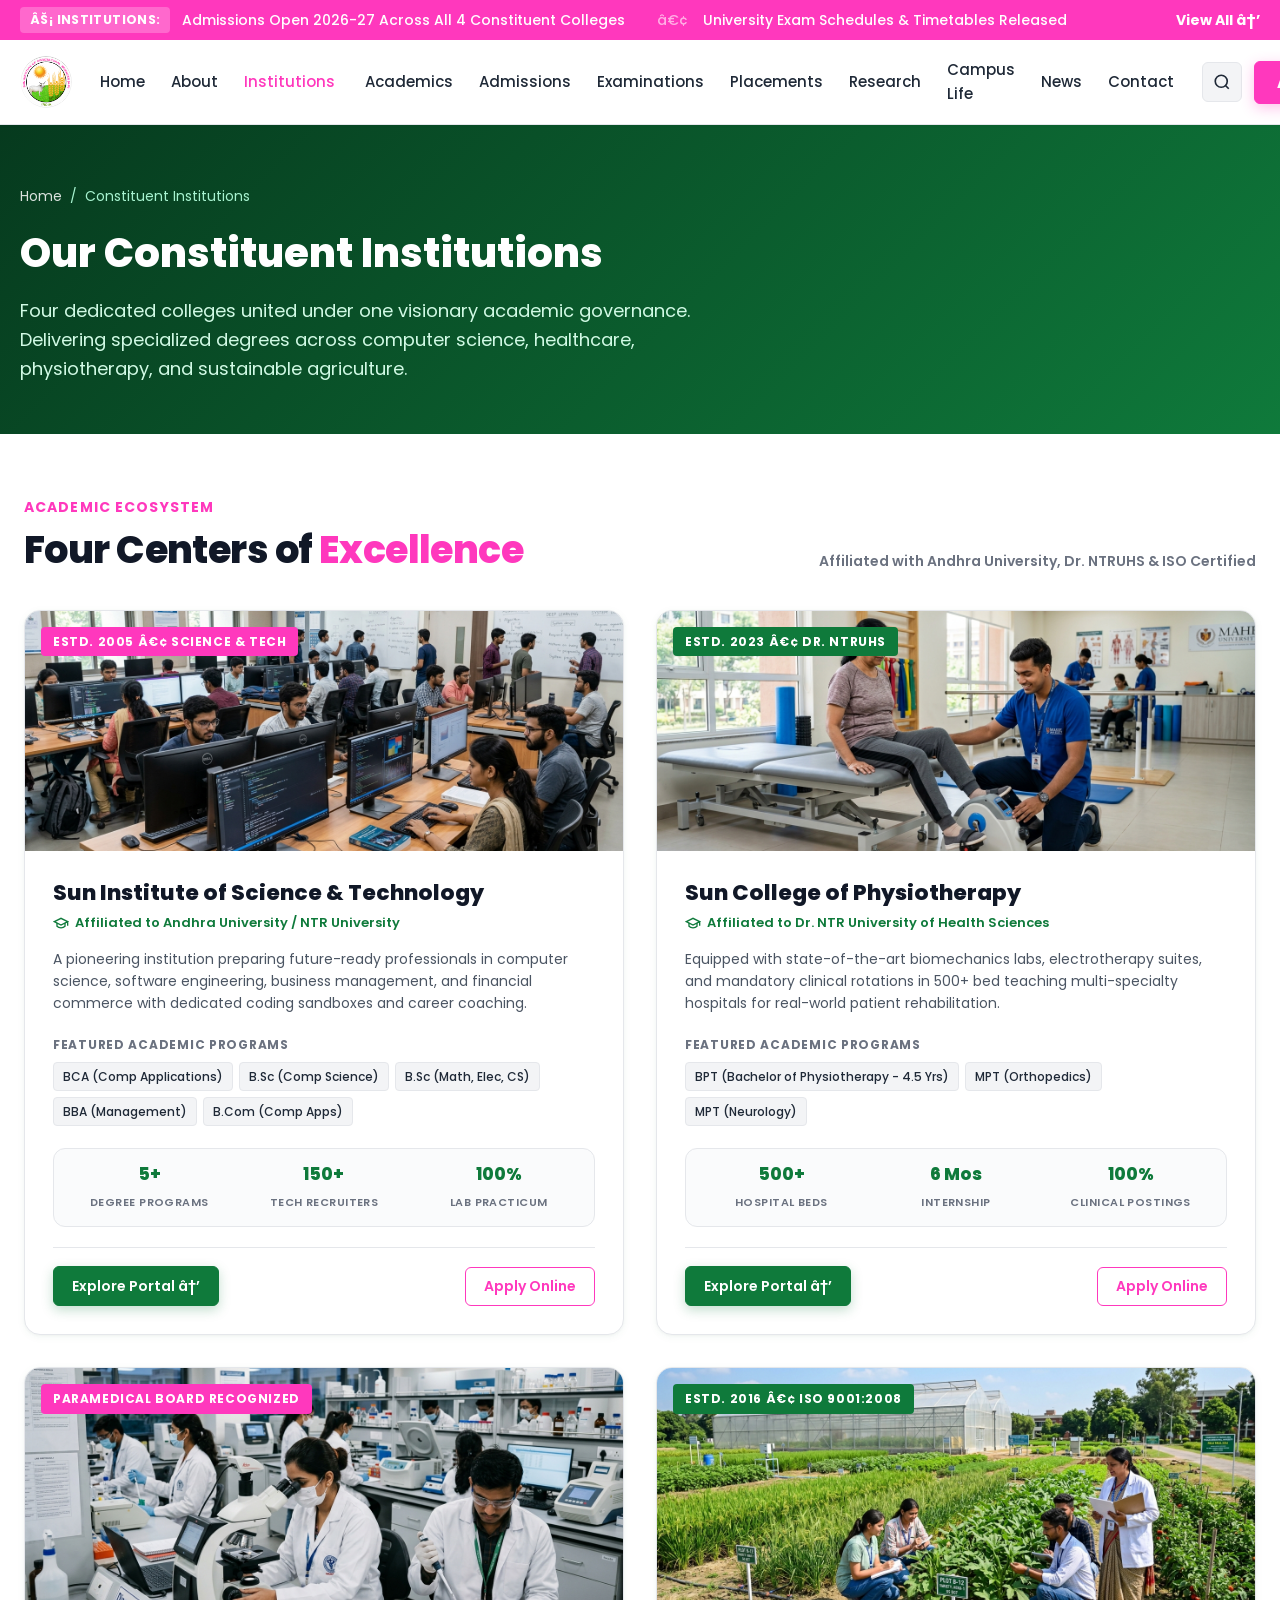
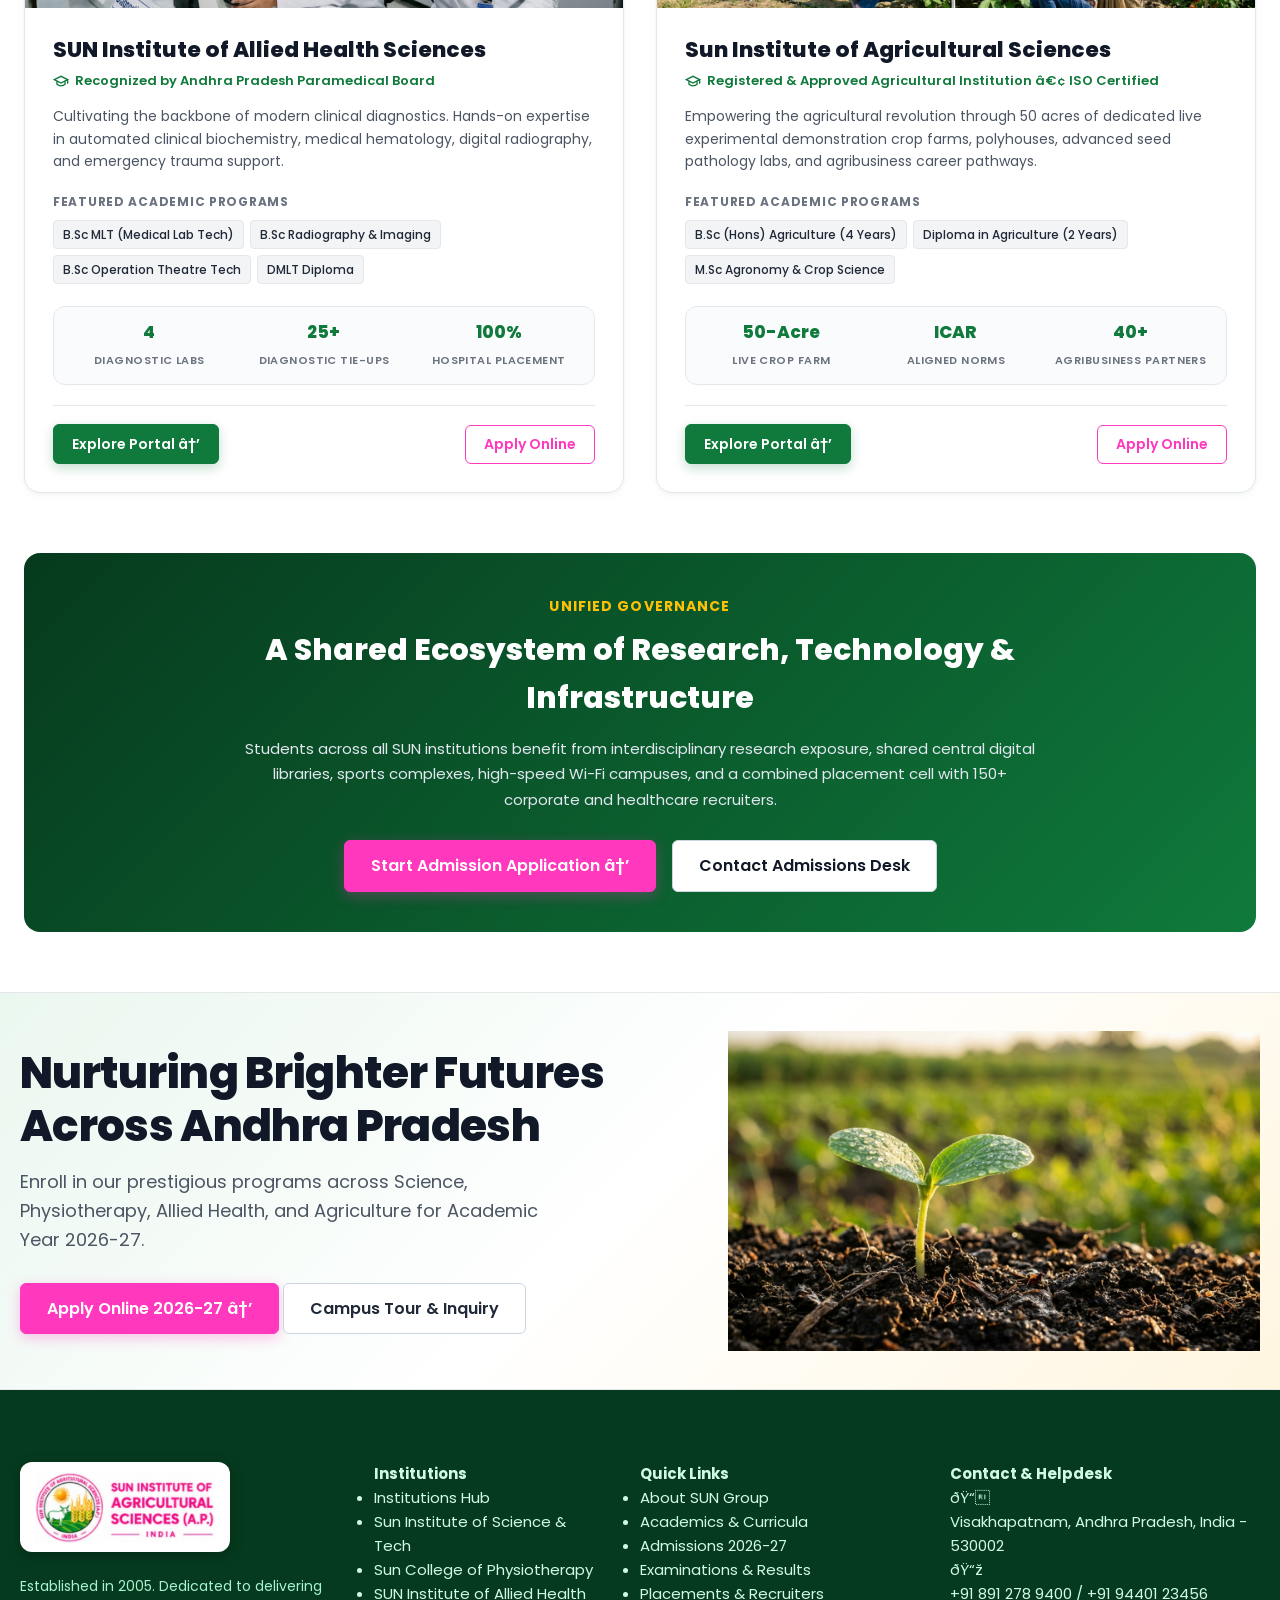
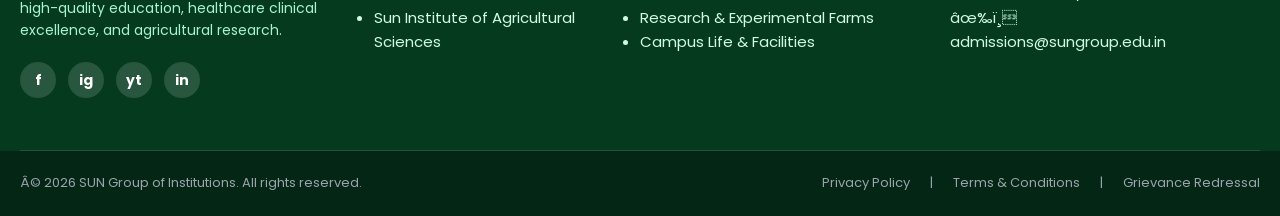
<file: institutions.html>
﻿<!DOCTYPE html>
<html lang="en">
<head>
  <meta charset="UTF-8">
  <meta name="viewport" content="width=device-width, initial-scale=1.0">
  <title>Constituent Institutions | SUN Group of Institutions</title>
  <meta name="description" content="Explore the four constituent institutions under SUN Group: Science & Technology, Physiotherapy, Allied Health Sciences, and Agricultural Sciences.">
  <link rel="icon" type="image/png" href="assets/images/sun_agri_mark.png">
  <link rel="stylesheet" href="assets/css/style.css">
</head>
<body>

  <!-- Top Ticker Bar -->
  <aside class="top-ticker-bar" aria-label="Latest Announcements">
    <div class="container-wide">
      <div class="ticker-content-wrap">
        <div class="ticker-left">
          <span class="ticker-badge">âš¡ Institutions:</span>
          <div class="ticker-marquee">
            <div class="ticker-marquee-inner">
              <a href="admissions.html" class="ticker-item">Admissions Open 2026-27 Across All 4 Constituent Colleges</a>
              <span class="ticker-divider">â€¢</span>
              <a href="examinations.html" class="ticker-item">University Exam Schedules & Timetables Released</a>
            </div>
          </div>
        </div>
        <div class="ticker-right">
          <a href="news-events.html" class="ticker-view-all">View All â†’</a>
        </div>
      </div>
    </div>
  </aside>

  <!-- Main Header -->
  <header class="main-header" id="mainHeader">
    <div class="container-wide header-container">
      <a href="index.html" class="brand-identity" aria-label="SUN Group of Institutions Home">
        <img src="assets/images/sun_agri_mark.png" alt="SUN Group of Institutions Logo" class="brand-logo-img">
      </a>

      <nav class="nav-wrapper" aria-label="Main Navigation">
        <ul class="nav-menu">
          <li class="nav-item"><a href="index.html" class="nav-link">Home</a></li>
          <li class="nav-item"><a href="about.html" class="nav-link">About</a></li>
          <li class="nav-item has-dropdown active">
            <a href="institutions.html" class="nav-link">
              Institutions
              <svg width="10" height="10" viewBox="0 0 24 24" fill="none" stroke="currentColor" stroke-width="2.5"><path d="M6 9l6 6 6-6"/></svg>
            </a>
            <ul class="dropdown-menu">
              <li class="dropdown-item"><a href="institutions.html">ðŸ›ï¸ View All Institutions Hub</a></li>
              <li class="dropdown-item"><a href="institutions/science-and-technology.html">ðŸ”¬ Sun Institute of Science & Technology</a></li>
              <li class="dropdown-item"><a href="institutions/physiotherapy.html">ðŸ©º Sun College of Physiotherapy</a></li>
              <li class="dropdown-item"><a href="institutions/allied-health-sciences.html">ðŸ¥ SUN Institute of Allied Health Sciences</a></li>
              <li class="dropdown-item"><a href="institutions/agricultural-sciences.html">ðŸŒ± Sun Institute of Agricultural Sciences</a></li>
            </ul>
          </li>
          <li class="nav-item"><a href="academics.html" class="nav-link">Academics</a></li>
          <li class="nav-item"><a href="admissions.html" class="nav-link">Admissions</a></li>
          <li class="nav-item"><a href="examinations.html" class="nav-link">Examinations</a></li>
          <li class="nav-item"><a href="placements.html" class="nav-link">Placements</a></li>
          <li class="nav-item"><a href="research.html" class="nav-link">Research</a></li>
          <li class="nav-item"><a href="campus-life.html" class="nav-link">Campus Life</a></li>
          <li class="nav-item"><a href="news-events.html" class="nav-link">News</a></li>
          <li class="nav-item"><a href="contact.html" class="nav-link">Contact</a></li>
        </ul>
      </nav>

      <div class="header-cta-block">
        <button class="header-search-btn" data-modal-target="search-modal" aria-label="Search Website" title="Search (Ctrl+K)">
          <svg width="18" height="18" viewBox="0 0 24 24" fill="none" stroke="currentColor" stroke-width="2.2"><circle cx="11" cy="11" r="8"/><line x1="21" y1="21" x2="16.65" y2="16.65"/></svg>
        </button>
        <button class="btn btn-pink btn-header-admissions" data-modal-target="admissions-modal">Admissions</button>
      </div>

      <button class="mobile-nav-toggle" aria-label="Open Navigation Menu">
        <svg viewBox="0 0 24 24" fill="none" stroke="currentColor" stroke-width="2.5"><line x1="3" y1="6" x2="21" y2="6"/><line x1="3" y1="12" x2="21" y2="12"/><line x1="3" y1="18" x2="21" y2="18"/></svg>
      </button>
    </div>
  </header>

  <!-- Mobile Drawer -->
  <div class="mobile-backdrop"></div>
  <div class="mobile-nav-drawer">
    <div class="mobile-drawer-header">
      <div class="brand-identity">
        <img src="assets/images/sun_agri_mark.png" alt="SUN Group Logo" style="width:38px; height:38px;">
        <span style="font-weight:800; font-size:1.0625rem; color:#111827;">SUN GROUP</span>
      </div>
      <button class="mobile-close-btn" aria-label="Close Menu">âœ•</button>
    </div>
    <ul class="mobile-nav-links">
      <li><a href="index.html">Home</a></li>
      <li><a href="about.html">About SUN Group</a></li>
      <li><a href="institutions.html" class="active">Institutions Hub</a></li>
      <li><a href="institutions/science-and-technology.html">Sun Institute of Science & Technology</a></li>
      <li><a href="institutions/physiotherapy.html">Sun College of Physiotherapy</a></li>
      <li><a href="institutions/allied-health-sciences.html">SUN Institute of Allied Health</a></li>
      <li><a href="institutions/agricultural-sciences.html">Sun Institute of Agricultural Sciences</a></li>
      <li><a href="academics.html">Academics & Courses</a></li>
      <li><a href="admissions.html">Admissions 2026-27</a></li>
      <li><a href="examinations.html">Examinations & Results</a></li>
      <li><a href="placements.html">Placements & Recruiters</a></li>
      <li><a href="research.html">Research & Innovation</a></li>
      <li><a href="campus-life.html">Campus Life</a></li>
      <li><a href="news-events.html">News & Events</a></li>
      <li><a href="contact.html">Contact Us</a></li>
    </ul>
    <div style="margin-top:auto; padding-top:20px;">
      <button class="btn btn-pink" style="width:100%;" data-modal-target="admissions-modal">Apply for Admissions</button>
    </div>
  </div>

  <!-- Subpage Hero Banner -->
  <section class="subpage-hero">
    <div class="container">
      <div class="breadcrumb-nav">
        <a href="index.html">Home</a> <span>/</span>
        <span>Constituent Institutions</span>
      </div>
      <h1 class="subpage-hero-title">Our Constituent Institutions</h1>
      <p class="subpage-hero-desc">
        Four dedicated colleges united under one visionary academic governance. Delivering specialized degrees across computer science, healthcare, physiotherapy, and sustainable agriculture.
      </p>
    </div>
  </section>

  <!-- Institutions Showcase Hub -->
  <main class="container" style="padding: 60px 20px;">
    
    <div class="section-header-row">
      <div>
        <span class="section-tag">ACADEMIC ECOSYSTEM</span>
        <h2 class="section-title">Four Centers of <span class="pink">Excellence</span></h2>
      </div>
      <div>
        <span style="font-size:0.875rem; color:var(--color-text-muted); font-weight:600;">Affiliated with Andhra University, Dr. NTRUHS & ISO Certified</span>
      </div>
    </div>

    <!-- 4 Hub Cards Grid -->
    <div class="institutions-hub-grid">
      
      <!-- Institution 1: Science & Technology -->
      <article class="hub-card">
        <div class="hub-card-image-wrap">
          <img src="assets/images/original/inst_science_tech.jpg" alt="Sun Institute of Science & Technology" class="hub-card-img">
          <span class="hub-card-badge pink">Estd. 2005 â€¢ Science & Tech</span>
        </div>
        <div class="hub-card-body">
          <h3 class="hub-card-title">Sun Institute of Science & Technology</h3>
          <div class="hub-card-affiliation">
            <svg width="16" height="16" viewBox="0 0 24 24" fill="none" stroke="currentColor" stroke-width="2"><path d="M22 10v6M2 10l10-5 10 5-10 5z"/><path d="M6 12v5c3 3 9 3 12 0v-5"/></svg>
            Affiliated to Andhra University / NTR University
          </div>
          <p class="hub-card-desc">
            A pioneering institution preparing future-ready professionals in computer science, software engineering, business management, and financial commerce with dedicated coding sandboxes and career coaching.
          </p>

          <div class="hub-programs-list">
            <div class="hub-programs-title">Featured Academic Programs</div>
            <div class="hub-program-tags">
              <span class="hub-program-tag">BCA (Comp Applications)</span>
              <span class="hub-program-tag">B.Sc (Comp Science)</span>
              <span class="hub-program-tag">B.Sc (Math, Elec, CS)</span>
              <span class="hub-program-tag">BBA (Management)</span>
              <span class="hub-program-tag">B.Com (Comp Apps)</span>
            </div>
          </div>

          <div class="hub-card-stats">
            <div class="hub-stat-item">
              <strong>5+</strong>
              <span>Degree Programs</span>
            </div>
            <div class="hub-stat-item">
              <strong>150+</strong>
              <span>Tech Recruiters</span>
            </div>
            <div class="hub-stat-item">
              <strong>100%</strong>
              <span>Lab Practicum</span>
            </div>
          </div>

          <div class="hub-card-footer">
            <a href="institutions/science-and-technology.html" class="btn btn-green btn-sm">Explore Portal â†’</a>
            <button class="btn btn-outline-pink btn-sm" data-modal-target="admissions-modal">Apply Online</button>
          </div>
        </div>
      </article>

      <!-- Institution 2: College of Physiotherapy -->
      <article class="hub-card">
        <div class="hub-card-image-wrap">
          <img src="assets/images/original/inst_physiotherapy.jpg" alt="Sun College of Physiotherapy" class="hub-card-img">
          <span class="hub-card-badge green">Estd. 2023 â€¢ Dr. NTRUHS</span>
        </div>
        <div class="hub-card-body">
          <h3 class="hub-card-title">Sun College of Physiotherapy</h3>
          <div class="hub-card-affiliation">
            <svg width="16" height="16" viewBox="0 0 24 24" fill="none" stroke="currentColor" stroke-width="2"><path d="M22 10v6M2 10l10-5 10 5-10 5z"/><path d="M6 12v5c3 3 9 3 12 0v-5"/></svg>
            Affiliated to Dr. NTR University of Health Sciences
          </div>
          <p class="hub-card-desc">
            Equipped with state-of-the-art biomechanics labs, electrotherapy suites, and mandatory clinical rotations in 500+ bed teaching multi-specialty hospitals for real-world patient rehabilitation.
          </p>

          <div class="hub-programs-list">
            <div class="hub-programs-title">Featured Academic Programs</div>
            <div class="hub-program-tags">
              <span class="hub-program-tag">BPT (Bachelor of Physiotherapy - 4.5 Yrs)</span>
              <span class="hub-program-tag">MPT (Orthopedics)</span>
              <span class="hub-program-tag">MPT (Neurology)</span>
            </div>
          </div>

          <div class="hub-card-stats">
            <div class="hub-stat-item">
              <strong>500+</strong>
              <span>Hospital Beds</span>
            </div>
            <div class="hub-stat-item">
              <strong>6 Mos</strong>
              <span>Internship</span>
            </div>
            <div class="hub-stat-item">
              <strong>100%</strong>
              <span>Clinical Postings</span>
            </div>
          </div>

          <div class="hub-card-footer">
            <a href="institutions/physiotherapy.html" class="btn btn-green btn-sm">Explore Portal â†’</a>
            <button class="btn btn-outline-pink btn-sm" data-modal-target="admissions-modal">Apply Online</button>
          </div>
        </div>
      </article>

      <!-- Institution 3: Allied Health Sciences -->
      <article class="hub-card">
        <div class="hub-card-image-wrap">
          <img src="assets/images/original/inst_allied_health.jpg" alt="SUN Institute of Allied Health Sciences" class="hub-card-img">
          <span class="hub-card-badge pink">Paramedical Board Recognized</span>
        </div>
        <div class="hub-card-body">
          <h3 class="hub-card-title">SUN Institute of Allied Health Sciences</h3>
          <div class="hub-card-affiliation">
            <svg width="16" height="16" viewBox="0 0 24 24" fill="none" stroke="currentColor" stroke-width="2"><path d="M22 10v6M2 10l10-5 10 5-10 5z"/><path d="M6 12v5c3 3 9 3 12 0v-5"/></svg>
            Recognized by Andhra Pradesh Paramedical Board
          </div>
          <p class="hub-card-desc">
            Cultivating the backbone of modern clinical diagnostics. Hands-on expertise in automated clinical biochemistry, medical hematology, digital radiography, and emergency trauma support.
          </p>

          <div class="hub-programs-list">
            <div class="hub-programs-title">Featured Academic Programs</div>
            <div class="hub-program-tags">
              <span class="hub-program-tag">B.Sc MLT (Medical Lab Tech)</span>
              <span class="hub-program-tag">B.Sc Radiography & Imaging</span>
              <span class="hub-program-tag">B.Sc Operation Theatre Tech</span>
              <span class="hub-program-tag">DMLT Diploma</span>
            </div>
          </div>

          <div class="hub-card-stats">
            <div class="hub-stat-item">
              <strong>4</strong>
              <span>Diagnostic Labs</span>
            </div>
            <div class="hub-stat-item">
              <strong>25+</strong>
              <span>Diagnostic Tie-ups</span>
            </div>
            <div class="hub-stat-item">
              <strong>100%</strong>
              <span>Hospital Placement</span>
            </div>
          </div>

          <div class="hub-card-footer">
            <a href="institutions/allied-health-sciences.html" class="btn btn-green btn-sm">Explore Portal â†’</a>
            <button class="btn btn-outline-pink btn-sm" data-modal-target="admissions-modal">Apply Online</button>
          </div>
        </div>
      </article>

      <!-- Institution 4: Agricultural Sciences -->
      <article class="hub-card">
        <div class="hub-card-image-wrap">
          <img src="assets/images/original/inst_agri_sciences.jpg" alt="Sun Institute of Agricultural Sciences" class="hub-card-img">
          <span class="hub-card-badge green">Estd. 2016 â€¢ ISO 9001:2008</span>
        </div>
        <div class="hub-card-body">
          <h3 class="hub-card-title">Sun Institute of Agricultural Sciences</h3>
          <div class="hub-card-affiliation">
            <svg width="16" height="16" viewBox="0 0 24 24" fill="none" stroke="currentColor" stroke-width="2"><path d="M22 10v6M2 10l10-5 10 5-10 5z"/><path d="M6 12v5c3 3 9 3 12 0v-5"/></svg>
            Registered & Approved Agricultural Institution â€¢ ISO Certified
          </div>
          <p class="hub-card-desc">
            Empowering the agricultural revolution through 50 acres of dedicated live experimental demonstration crop farms, polyhouses, advanced seed pathology labs, and agribusiness career pathways.
          </p>

          <div class="hub-programs-list">
            <div class="hub-programs-title">Featured Academic Programs</div>
            <div class="hub-program-tags">
              <span class="hub-program-tag">B.Sc (Hons) Agriculture (4 Years)</span>
              <span class="hub-program-tag">Diploma in Agriculture (2 Years)</span>
              <span class="hub-program-tag">M.Sc Agronomy & Crop Science</span>
            </div>
          </div>

          <div class="hub-card-stats">
            <div class="hub-stat-item">
              <strong>50-Acre</strong>
              <span>Live Crop Farm</span>
            </div>
            <div class="hub-stat-item">
              <strong>ICAR</strong>
              <span>Aligned Norms</span>
            </div>
            <div class="hub-stat-item">
              <strong>40+</strong>
              <span>Agribusiness Partners</span>
            </div>
          </div>

          <div class="hub-card-footer">
            <a href="institutions/agricultural-sciences.html" class="btn btn-green btn-sm">Explore Portal â†’</a>
            <button class="btn btn-outline-pink btn-sm" data-modal-target="admissions-modal">Apply Online</button>
          </div>
        </div>
      </article>

    </div>

    <!-- Institutional Synergies Banner -->
    <div style="margin-top:60px; background:linear-gradient(135deg, #063a1e 0%, #0f7a3b 100%); border-radius:var(--radius-lg); padding:40px; color:#fff;">
      <div style="max-width:800px; margin:0 auto; text-align:center;">
        <span class="section-tag" style="color:#ffc107;">UNIFIED GOVERNANCE</span>
        <h3 style="font-size:1.875rem; font-weight:800; margin-bottom:14px; color:#fff;">A Shared Ecosystem of Research, Technology & Infrastructure</h3>
        <p style="font-size:0.9375rem; color:#e2e8f0; line-height:1.7; margin-bottom:28px;">
          Students across all SUN institutions benefit from interdisciplinary research exposure, shared central digital libraries, sports complexes, high-speed Wi-Fi campuses, and a combined placement cell with 150+ corporate and healthcare recruiters.
        </p>
        <div style="display:flex; justify-content:center; gap:16px; flex-wrap:wrap;">
          <a href="admissions.html" class="btn btn-pink">Start Admission Application â†’</a>
          <a href="contact.html" class="btn btn-white-outline" style="color:#111827;">Contact Admissions Desk</a>
        </div>
      </div>
    </div>

  </main>

  <!-- CTA Strip -->
  <section class="admissions-cta-strip">
    <div class="container admissions-strip-grid">
      <div class="admissions-strip-left">
        <h2 class="admissions-strip-title">Nurturing Brighter Futures Across Andhra Pradesh</h2>
        <p class="admissions-strip-desc">
          Enroll in our prestigious programs across Science, Physiotherapy, Allied Health, and Agriculture for Academic Year 2026-27.
        </p>
        <div class="admissions-strip-btns">
          <button class="btn btn-pink" data-modal-target="admissions-modal">Apply Online 2026-27 â†’</button>
          <a href="contact.html" class="btn btn-white-outline">Campus Tour & Inquiry</a>
        </div>
      </div>
      <div class="admissions-strip-right">
        <img src="assets/images/original/cta_sprout.jpg" alt="Nurturing Brighter Futures" class="admissions-sprout-img">
      </div>
    </div>
  </section>

  <!-- Footer -->
  <footer class="main-footer">
    <div class="container footer-main-content">
      <div class="footer-4col-grid">
        <div class="footer-col-brand">
          <div class="footer-logo-card">
            <img src="assets/images/sun_footer_logo.png" alt="SUN Institute of Agricultural Sciences (A.P.) India" class="footer-wide-logo">
          </div>
          <p class="footer-bio-text" style="margin-top: 16px;">
            Established in 2005. Dedicated to delivering high-quality education, healthcare clinical excellence, and agricultural research.
          </p>
          <div class="footer-social-row">
            <a href="https://facebook.com" target="_blank" rel="noopener" aria-label="Facebook">f</a>
            <a href="https://instagram.com" target="_blank" rel="noopener" aria-label="Instagram">ig</a>
            <a href="https://youtube.com" target="_blank" rel="noopener" aria-label="YouTube">yt</a>
            <a href="https://linkedin.com" target="_blank" rel="noopener" aria-label="LinkedIn">in</a>
          </div>
        </div>

        <div>
          <h4 class="footer-heading">Institutions</h4>
          <ul class="footer-link-list">
            <li><a href="institutions.html">Institutions Hub</a></li>
            <li><a href="institutions/science-and-technology.html">Sun Institute of Science & Tech</a></li>
            <li><a href="institutions/physiotherapy.html">Sun College of Physiotherapy</a></li>
            <li><a href="institutions/allied-health-sciences.html">SUN Institute of Allied Health</a></li>
            <li><a href="institutions/agricultural-sciences.html">Sun Institute of Agricultural Sciences</a></li>
          </ul>
        </div>

        <div>
          <h4 class="footer-heading">Quick Links</h4>
          <ul class="footer-link-list">
            <li><a href="about.html">About SUN Group</a></li>
            <li><a href="academics.html">Academics & Curricula</a></li>
            <li><a href="admissions.html">Admissions 2026-27</a></li>
            <li><a href="examinations.html">Examinations & Results</a></li>
            <li><a href="placements.html">Placements & Recruiters</a></li>
            <li><a href="research.html">Research & Experimental Farms</a></li>
            <li><a href="campus-life.html">Campus Life & Facilities</a></li>
          </ul>
        </div>

        <div>
          <h4 class="footer-heading">Contact & Helpdesk</h4>
          <div class="footer-contact-item">
            <div class="footer-contact-icon">ðŸ“</div>
            <div>Visakhapatnam, Andhra Pradesh, India - 530002</div>
          </div>
          <div class="footer-contact-item">
            <div class="footer-contact-icon">ðŸ“ž</div>
            <div>+91 891 278 9400 / +91 94401 23456</div>
          </div>
          <div class="footer-contact-item">
            <div class="footer-contact-icon">âœ‰ï¸</div>
            <div>admissions@sungroup.edu.in</div>
          </div>
        </div>
      </div>
    </div>

    <div class="footer-copyright-bar">
      <div class="container footer-copyright-flex">
        <div>Â© 2026 SUN Group of Institutions. All rights reserved.</div>
        <div class="footer-bottom-nav">
          <a href="about.html">Privacy Policy</a>
          <span>|</span>
          <a href="about.html">Terms & Conditions</a>
          <span>|</span>
          <a href="contact.html">Grievance Redressal</a>
        </div>
      </div>
    </div>
  </footer>

  <!-- Modal: Admissions Wizard -->
  <div class="modal-backdrop" id="admissions-modal" role="dialog" aria-modal="true">
    <div class="modal-dialog">
      <div class="modal-header">
        <h3 class="modal-title">Apply for Admissions 2026-27</h3>
        <button class="modal-close-btn" data-modal-close>âœ•</button>
      </div>
      <div class="modal-body">
        <form id="admissions-apply-form">
          <div class="form-grid-2">
            <div class="form-group">
              <label class="form-label" for="pop-name">Full Name *</label>
              <input type="text" id="pop-name" name="full_name" class="form-control" placeholder="Candidate Name" required>
            </div>
            <div class="form-group">
              <label class="form-label" for="pop-phone">Phone Number *</label>
              <input type="tel" id="pop-phone" name="phone" class="form-control" placeholder="+91 98765 43210" required>
            </div>
          </div>
          <div class="form-group">
            <label class="form-label" for="pop-email">Email Address *</label>
            <input type="email" id="pop-email" name="email" class="form-control" placeholder="candidate@example.com" required>
          </div>
          <div class="form-grid-2">
            <div class="form-group">
              <label class="form-label" for="wizard-inst-select">Institution *</label>
              <select id="wizard-inst-select" name="institution" class="form-control" required>
                <option value="">Choose Institution</option>
                <option value="science-and-tech">Sun Institute of Science & Technology</option>
                <option value="physiotherapy">Sun College of Physiotherapy</option>
                <option value="allied-health">SUN Institute of Allied Health Sciences</option>
                <option value="agri-sciences">Sun Institute of Agricultural Sciences</option>
              </select>
            </div>
            <div class="form-group">
              <label class="form-label" for="wizard-course-select">Program *</label>
              <select id="wizard-course-select" name="course" class="form-control" required>
                <option value="">Select Target Program</option>
              </select>
            </div>
          </div>
          <div class="form-group">
            <label class="form-label" for="pop-score">Qualifying Exam & Percentage *</label>
            <input type="text" id="pop-score" name="qualifying_score" class="form-control" placeholder="e.g. Intermediate 10+2 (85%)" required>
          </div>
          <div style="margin-top:20px; display:flex; justify-content:flex-end; gap:12px;">
            <button type="button" class="btn btn-white-outline" data-modal-close>Cancel</button>
            <button type="submit" class="btn btn-pink">Submit Application â†’</button>
          </div>
        </form>
        <div id="admissions-slip-wrap" style="display:none;">
          <div id="admission-slip-content"></div>
          <div style="margin-top:14px; text-align:right;">
            <button type="button" class="btn btn-white-outline" data-modal-close>Close</button>
          </div>
        </div>
      </div>
    </div>
  </div>

  <!-- Modal: Global Search -->
  <div class="modal-backdrop" id="search-modal" role="dialog" aria-modal="true">
    <div class="search-modal-dialog">
      <div class="search-input-header">
        <svg class="search-input-icon" width="20" height="20" viewBox="0 0 24 24" fill="none" stroke="currentColor" stroke-width="2.2"><circle cx="11" cy="11" r="8"/><line x1="21" y1="21" x2="16.65" y2="16.65"/></svg>
        <input type="text" id="global-search-input" class="search-main-input" placeholder="Search programs, institutions, results, circulars..." autocomplete="off">
        <span class="search-kbd-badge">ESC</span>
        <button class="modal-close-btn" data-modal-close style="margin-left:8px;" aria-label="Close Search">âœ•</button>
      </div>
      <div class="search-quick-tags">
        <span style="font-size:0.75rem; color:#6b7280; font-weight:600; text-transform:uppercase;">Filter:</span>
        <button type="button" class="search-tag-chip" data-search-cat="All">All</button>
        <button type="button" class="search-tag-chip" data-search-cat="Institutions">Institutions</button>
        <button type="button" class="search-tag-chip" data-search-cat="Programs">Programs</button>
        <button type="button" class="search-tag-chip" data-search-cat="Admissions">Admissions</button>
        <button type="button" class="search-tag-chip" data-search-cat="Examinations">Examinations</button>
        <button type="button" class="search-tag-chip" data-search-cat="Research">Research</button>
      </div>
      <div class="search-results-list" id="global-search-results">
        <!-- Live search items populated by app.js -->
      </div>
    </div>
  </div>

  <script src="assets/js/app.js"></script>
</body>
</html>
</file>
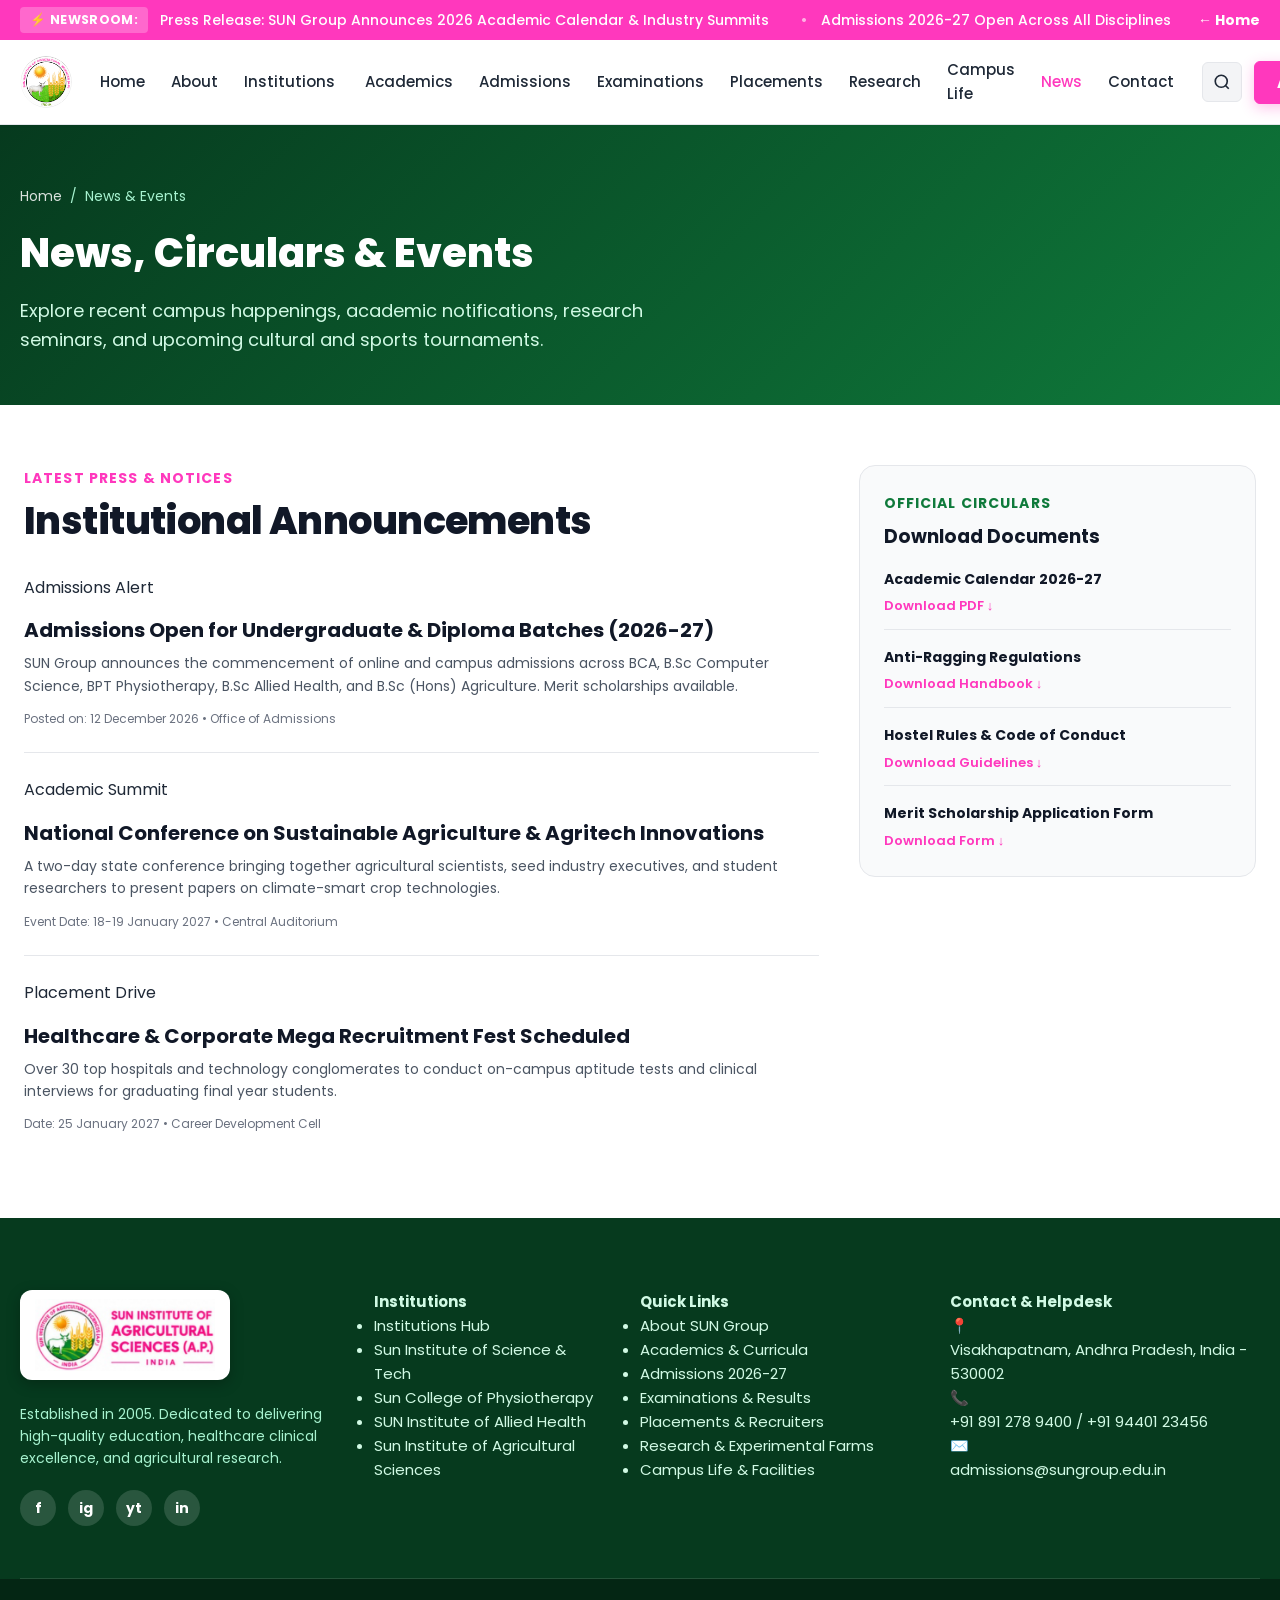
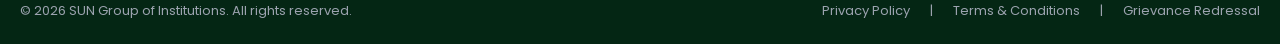
<file: news-events.html>
﻿<!DOCTYPE html>
<html lang="en">
<head>
  <meta charset="UTF-8">
  <meta name="viewport" content="width=device-width, initial-scale=1.0">
  <title>News & Events | SUN Group of Institutions</title>
  <meta name="description" content="Stay updated with the latest news, announcements, academic circulars, and events at SUN Group of Institutions.">
  <link rel="icon" type="image/png" href="assets/images/sun_agri_mark.png">
  <link rel="stylesheet" href="assets/css/style.css">
</head>
<body>

  <!-- Top Ticker Bar -->
  <aside class="top-ticker-bar" aria-label="Latest Announcements">
    <div class="container-wide">
      <div class="ticker-content-wrap">
        <div class="ticker-left">
          <span class="ticker-badge">⚡ Newsroom:</span>
          <div class="ticker-marquee">
            <div class="ticker-marquee-inner">
              <a href="news-events.html" class="ticker-item">Press Release: SUN Group Announces 2026 Academic Calendar & Industry Summits</a>
              <span class="ticker-divider">•</span>
              <a href="admissions.html" class="ticker-item">Admissions 2026-27 Open Across All Disciplines</a>
            </div>
          </div>
        </div>
        <div class="ticker-right">
          <a href="index.html" class="ticker-view-all">← Home</a>
        </div>
      </div>
    </div>
  </aside>

  <!-- Main Header -->
  <header class="main-header" id="mainHeader">
    <div class="container-wide header-container">
      <a href="index.html" class="brand-identity" aria-label="SUN Group of Institutions Home">
        <img src="assets/images/sun_agri_mark.png" alt="SUN Group of Institutions Logo" class="brand-logo-img">
      </a>

      <nav class="nav-wrapper" aria-label="Main Navigation">
        <ul class="nav-menu">
          <li class="nav-item"><a href="index.html" class="nav-link">Home</a></li>
          <li class="nav-item"><a href="about.html" class="nav-link">About</a></li>
          <li class="nav-item has-dropdown">
            <a href="institutions.html" class="nav-link">
              Institutions
              <svg width="10" height="10" viewBox="0 0 24 24" fill="none" stroke="currentColor" stroke-width="2.5"><path d="M6 9l6 6 6-6"/></svg>
            </a>
            <ul class="dropdown-menu">
              <li class="dropdown-item"><a href="institutions.html">🏛️ View All Institutions Hub</a></li>
              <li class="dropdown-item"><a href="institutions/science-and-technology.html">🔬 Sun Institute of Science & Technology</a></li>
              <li class="dropdown-item"><a href="institutions/physiotherapy.html">🩺 Sun College of Physiotherapy</a></li>
              <li class="dropdown-item"><a href="institutions/allied-health-sciences.html">🏥 SUN Institute of Allied Health Sciences</a></li>
              <li class="dropdown-item"><a href="institutions/agricultural-sciences.html">🌱 Sun Institute of Agricultural Sciences</a></li>
            </ul>
          </li>
          <li class="nav-item"><a href="academics.html" class="nav-link">Academics</a></li>
          <li class="nav-item"><a href="admissions.html" class="nav-link">Admissions</a></li>
          <li class="nav-item"><a href="examinations.html" class="nav-link">Examinations</a></li>
          <li class="nav-item"><a href="placements.html" class="nav-link">Placements</a></li>
          <li class="nav-item"><a href="research.html" class="nav-link">Research</a></li>
          <li class="nav-item"><a href="campus-life.html" class="nav-link">Campus Life</a></li>
          <li class="nav-item active"><a href="news-events.html" class="nav-link">News</a></li>
          <li class="nav-item"><a href="contact.html" class="nav-link">Contact</a></li>
        </ul>
      </nav>

      <div class="header-cta-block">
        <button class="header-search-btn" data-modal-target="search-modal" aria-label="Search Website" title="Search (Ctrl+K)">
          <svg width="18" height="18" viewBox="0 0 24 24" fill="none" stroke="currentColor" stroke-width="2.2"><circle cx="11" cy="11" r="8"/><line x1="21" y1="21" x2="16.65" y2="16.65"/></svg>
        </button>
        <button class="btn btn-pink btn-header-admissions" data-modal-target="admissions-modal">Admissions</button>
      </div>

      <button class="mobile-nav-toggle" aria-label="Open Navigation Menu">
        <svg viewBox="0 0 24 24" fill="none" stroke="currentColor" stroke-width="2.5"><line x1="3" y1="6" x2="21" y2="6"/><line x1="3" y1="12" x2="21" y2="12"/><line x1="3" y1="18" x2="21" y2="18"/></svg>
      </button>
    </div>
  </header>

  <!-- Mobile Drawer -->
  <div class="mobile-backdrop"></div>
  <div class="mobile-nav-drawer">
    <div class="mobile-drawer-header">
      <div class="brand-identity">
        <img src="assets/images/sun_agri_mark.png" alt="SUN Group Logo" style="width:38px; height:38px;">
        <span style="font-weight:800; font-size:1.0625rem; color:#111827;">SUN GROUP</span>
      </div>
      <button class="mobile-close-btn" aria-label="Close Menu">✕</button>
    </div>
    <ul class="mobile-nav-links">
      <li><a href="index.html">Home</a></li>
      <li><a href="about.html">About SUN Group</a></li>
      <li><a href="institutions.html">Institutions Hub</a></li>
      <li><a href="institutions/science-and-technology.html">Sun Institute of Science & Technology</a></li>
      <li><a href="institutions/physiotherapy.html">Sun College of Physiotherapy</a></li>
      <li><a href="institutions/allied-health-sciences.html">SUN Institute of Allied Health</a></li>
      <li><a href="institutions/agricultural-sciences.html">Sun Institute of Agricultural Sciences</a></li>
      <li><a href="academics.html">Academics & Courses</a></li>
      <li><a href="admissions.html">Admissions 2026-27</a></li>
      <li><a href="examinations.html">Examinations & Results</a></li>
      <li><a href="placements.html">Placements & Recruiters</a></li>
      <li><a href="research.html">Research & Innovation</a></li>
      <li><a href="campus-life.html">Campus Life</a></li>
      <li><a href="news-events.html" class="active">News & Events</a></li>
      <li><a href="contact.html">Contact Us</a></li>
    </ul>
    <div style="margin-top:auto; padding-top:20px;">
      <button class="btn btn-pink" style="width:100%;" data-modal-target="admissions-modal">Apply for Admissions</button>
    </div>
  </div>

  <!-- Subpage Hero Banner -->
  <section class="subpage-hero">
    <div class="container">
      <div class="breadcrumb-nav">
        <a href="index.html">Home</a> <span>/</span>
        <span>News & Events</span>
      </div>
      <h1 class="subpage-hero-title">News, Circulars & Events</h1>
      <p class="subpage-hero-desc">
        Explore recent campus happenings, academic notifications, research seminars, and upcoming cultural and sports tournaments.
      </p>
    </div>
  </section>

  <!-- News List & Circulars -->
  <main class="container" style="padding: 60px 20px;">
    <div style="display:grid; grid-template-columns: 2fr 1fr; gap: 40px;">
      <!-- Main News Feed -->
      <div>
        <span class="section-tag">LATEST PRESS & NOTICES</span>
        <h2 class="section-title" style="margin-bottom:30px;">Institutional Announcements</h2>

        <article style="border-bottom:1px solid var(--color-border); padding-bottom:24px; margin-bottom:24px;">
          <span class="inst-courses-tag pink" style="margin-bottom:8px; display:inline-block;">Admissions Alert</span>
          <h3 style="font-size:1.25rem; color:#111827; margin:6px 0;">Admissions Open for Undergraduate & Diploma Batches (2026-27)</h3>
          <p style="font-size:0.875rem; color:var(--color-text-body); line-height:1.6; margin-bottom:12px;">
            SUN Group announces the commencement of online and campus admissions across BCA, B.Sc Computer Science, BPT Physiotherapy, B.Sc Allied Health, and B.Sc (Hons) Agriculture. Merit scholarships available.
          </p>
          <div style="font-size:0.75rem; color:var(--color-text-muted);">Posted on: 12 December 2026 • Office of Admissions</div>
        </article>

        <article style="border-bottom:1px solid var(--color-border); padding-bottom:24px; margin-bottom:24px;">
          <span class="inst-courses-tag green" style="margin-bottom:8px; display:inline-block;">Academic Summit</span>
          <h3 style="font-size:1.25rem; color:#111827; margin:6px 0;">National Conference on Sustainable Agriculture & Agritech Innovations</h3>
          <p style="font-size:0.875rem; color:var(--color-text-body); line-height:1.6; margin-bottom:12px;">
            A two-day state conference bringing together agricultural scientists, seed industry executives, and student researchers to present papers on climate-smart crop technologies.
          </p>
          <div style="font-size:0.75rem; color:var(--color-text-muted);">Event Date: 18-19 January 2027 • Central Auditorium</div>
        </article>

        <article style="padding-bottom:24px;">
          <span class="inst-courses-tag" style="margin-bottom:8px; display:inline-block;">Placement Drive</span>
          <h3 style="font-size:1.25rem; color:#111827; margin:6px 0;">Healthcare & Corporate Mega Recruitment Fest Scheduled</h3>
          <p style="font-size:0.875rem; color:var(--color-text-body); line-height:1.6; margin-bottom:12px;">
            Over 30 top hospitals and technology conglomerates to conduct on-campus aptitude tests and clinical interviews for graduating final year students.
          </p>
          <div style="font-size:0.75rem; color:var(--color-text-muted);">Date: 25 January 2027 • Career Development Cell</div>
        </article>
      </div>

      <!-- Quick Download Notices -->
      <div>
        <div style="background:#f9fafb; border:1px solid var(--color-border); border-radius:var(--radius-lg); padding:24px;">
          <span class="section-tag green">OFFICIAL CIRCULARS</span>
          <h3 style="font-size:1.15rem; color:#111827; margin-bottom:16px;">Download Documents</h3>

          <ul style="list-style:none; font-size:0.875rem; display:flex; flex-direction:column; gap:16px;">
            <li style="border-bottom:1px solid var(--color-border); padding-bottom:12px;">
              <strong style="display:block; color:#111827; margin-bottom:4px;">Academic Calendar 2026-27</strong>
              <a href="#" onclick="alert('Downloading Academic Calendar PDF...'); return false;" style="color:var(--color-pink); font-weight:600; font-size:0.8125rem;">Download PDF ↓</a>
            </li>
            <li style="border-bottom:1px solid var(--color-border); padding-bottom:12px;">
              <strong style="display:block; color:#111827; margin-bottom:4px;">Anti-Ragging Regulations</strong>
              <a href="#" onclick="alert('Downloading Handbook...'); return false;" style="color:var(--color-pink); font-weight:600; font-size:0.8125rem;">Download Handbook ↓</a>
            </li>
            <li style="border-bottom:1px solid var(--color-border); padding-bottom:12px;">
              <strong style="display:block; color:#111827; margin-bottom:4px;">Hostel Rules & Code of Conduct</strong>
              <a href="#" onclick="alert('Downloading Guidelines...'); return false;" style="color:var(--color-pink); font-weight:600; font-size:0.8125rem;">Download Guidelines ↓</a>
            </li>
            <li>
              <strong style="display:block; color:#111827; margin-bottom:4px;">Merit Scholarship Application Form</strong>
              <a href="#" onclick="alert('Downloading Scholarship Form...'); return false;" style="color:var(--color-pink); font-weight:600; font-size:0.8125rem;">Download Form ↓</a>
            </li>
          </ul>
        </div>
      </div>
    </div>
  </main>

  <!-- Footer -->
  <footer class="main-footer">
    <div class="container footer-main-content">
      <div class="footer-4col-grid">
        <div class="footer-col-brand">
          <div class="footer-logo-card">
            <img src="assets/images/sun_footer_logo.png" alt="SUN Institute of Agricultural Sciences (A.P.) India" class="footer-wide-logo">
          </div>
          <p class="footer-bio-text" style="margin-top: 16px;">
            Established in 2005. Dedicated to delivering high-quality education, healthcare clinical excellence, and agricultural research.
          </p>
          <div class="footer-social-row">
            <a href="https://facebook.com" target="_blank" rel="noopener" aria-label="Facebook">f</a>
            <a href="https://instagram.com" target="_blank" rel="noopener" aria-label="Instagram">ig</a>
            <a href="https://youtube.com" target="_blank" rel="noopener" aria-label="YouTube">yt</a>
            <a href="https://linkedin.com" target="_blank" rel="noopener" aria-label="LinkedIn">in</a>
          </div>
        </div>

        <div>
          <h4 class="footer-heading">Institutions</h4>
          <ul class="footer-link-list">
            <li><a href="institutions.html">Institutions Hub</a></li>
            <li><a href="institutions/science-and-technology.html">Sun Institute of Science & Tech</a></li>
            <li><a href="institutions/physiotherapy.html">Sun College of Physiotherapy</a></li>
            <li><a href="institutions/allied-health-sciences.html">SUN Institute of Allied Health</a></li>
            <li><a href="institutions/agricultural-sciences.html">Sun Institute of Agricultural Sciences</a></li>
          </ul>
        </div>

        <div>
          <h4 class="footer-heading">Quick Links</h4>
          <ul class="footer-link-list">
            <li><a href="about.html">About SUN Group</a></li>
            <li><a href="academics.html">Academics & Curricula</a></li>
            <li><a href="admissions.html">Admissions 2026-27</a></li>
            <li><a href="examinations.html">Examinations & Results</a></li>
            <li><a href="placements.html">Placements & Recruiters</a></li>
            <li><a href="research.html">Research & Experimental Farms</a></li>
            <li><a href="campus-life.html">Campus Life & Facilities</a></li>
          </ul>
        </div>

        <div>
          <h4 class="footer-heading">Contact & Helpdesk</h4>
          <div class="footer-contact-item">
            <div class="footer-contact-icon">📍</div>
            <div>Visakhapatnam, Andhra Pradesh, India - 530002</div>
          </div>
          <div class="footer-contact-item">
            <div class="footer-contact-icon">📞</div>
            <div>+91 891 278 9400 / +91 94401 23456</div>
          </div>
          <div class="footer-contact-item">
            <div class="footer-contact-icon">✉️</div>
            <div>admissions@sungroup.edu.in</div>
          </div>
        </div>
      </div>
    </div>

    <div class="footer-copyright-bar">
      <div class="container footer-copyright-flex">
        <div>© 2026 SUN Group of Institutions. All rights reserved.</div>
        <div class="footer-bottom-nav">
          <a href="about.html">Privacy Policy</a>
          <span>|</span>
          <a href="about.html">Terms & Conditions</a>
          <span>|</span>
          <a href="contact.html">Grievance Redressal</a>
        </div>
      </div>
    </div>
  </footer>

  <!-- Modal: Admissions Wizard -->
  <div class="modal-backdrop" id="admissions-modal" role="dialog" aria-modal="true">
    <div class="modal-dialog">
      <div class="modal-header">
        <h3 class="modal-title">Apply for Admissions 2026-27</h3>
        <button class="modal-close-btn" data-modal-close>✕</button>
      </div>
      <div class="modal-body">
        <form id="admissions-apply-form">
          <div class="form-grid-2">
            <div class="form-group">
              <label class="form-label" for="pop-name">Full Name *</label>
              <input type="text" id="pop-name" name="full_name" class="form-control" placeholder="Candidate Name" required>
            </div>
            <div class="form-group">
              <label class="form-label" for="pop-phone">Phone Number *</label>
              <input type="tel" id="pop-phone" name="phone" class="form-control" placeholder="+91 98765 43210" required>
            </div>
          </div>
          <div class="form-group">
            <label class="form-label" for="pop-email">Email Address *</label>
            <input type="email" id="pop-email" name="email" class="form-control" placeholder="candidate@example.com" required>
          </div>
          <div class="form-grid-2">
            <div class="form-group">
              <label class="form-label" for="wizard-inst-select">Institution *</label>
              <select id="wizard-inst-select" name="institution" class="form-control" required>
                <option value="">Choose Institution</option>
                <option value="science-and-tech">Sun Institute of Science & Technology</option>
                <option value="physiotherapy">Sun College of Physiotherapy</option>
                <option value="allied-health">SUN Institute of Allied Health Sciences</option>
                <option value="agri-sciences">Sun Institute of Agricultural Sciences</option>
              </select>
            </div>
            <div class="form-group">
              <label class="form-label" for="wizard-course-select">Program *</label>
              <select id="wizard-course-select" name="course" class="form-control" required>
                <option value="">Select Target Program</option>
              </select>
            </div>
          </div>
          <div class="form-group">
            <label class="form-label" for="pop-score">Qualifying Exam & Percentage *</label>
            <input type="text" id="pop-score" name="qualifying_score" class="form-control" placeholder="e.g. Intermediate 10+2 (85%)" required>
          </div>
          <div style="margin-top:20px; display:flex; justify-content:flex-end; gap:12px;">
            <button type="button" class="btn btn-white-outline" data-modal-close>Cancel</button>
            <button type="submit" class="btn btn-pink">Submit Application →</button>
          </div>
        </form>
        <div id="admissions-slip-wrap" style="display:none;">
          <div id="admission-slip-content"></div>
          <div style="margin-top:14px; text-align:right;">
            <button type="button" class="btn btn-white-outline" data-modal-close>Close</button>
          </div>
        </div>
      </div>
    </div>
  </div>

  <!-- Modal: Global Search -->
  <div class="modal-backdrop" id="search-modal" role="dialog" aria-modal="true">
    <div class="search-modal-dialog">
      <div class="search-input-header">
        <svg class="search-input-icon" width="20" height="20" viewBox="0 0 24 24" fill="none" stroke="currentColor" stroke-width="2.2"><circle cx="11" cy="11" r="8"/><line x1="21" y1="21" x2="16.65" y2="16.65"/></svg>
        <input type="text" id="global-search-input" class="search-main-input" placeholder="Search programs, institutions, results, circulars..." autocomplete="off">
        <span class="search-kbd-badge">ESC</span>
        <button class="modal-close-btn" data-modal-close style="margin-left:8px;" aria-label="Close Search">✕</button>
      </div>
      <div class="search-quick-tags">
        <span style="font-size:0.75rem; color:#6b7280; font-weight:600; text-transform:uppercase;">Filter:</span>
        <button type="button" class="search-tag-chip" data-search-cat="All">All</button>
        <button type="button" class="search-tag-chip" data-search-cat="Institutions">Institutions</button>
        <button type="button" class="search-tag-chip" data-search-cat="Programs">Programs</button>
        <button type="button" class="search-tag-chip" data-search-cat="Admissions">Admissions</button>
        <button type="button" class="search-tag-chip" data-search-cat="Examinations">Examinations</button>
        <button type="button" class="search-tag-chip" data-search-cat="Research">Research</button>
      </div>
      <div class="search-results-list" id="global-search-results">
        <!-- Live search items populated by app.js -->
      </div>
    </div>
  </div>

  <script src="assets/js/app.js"></script>
</body>
</html>
</file>
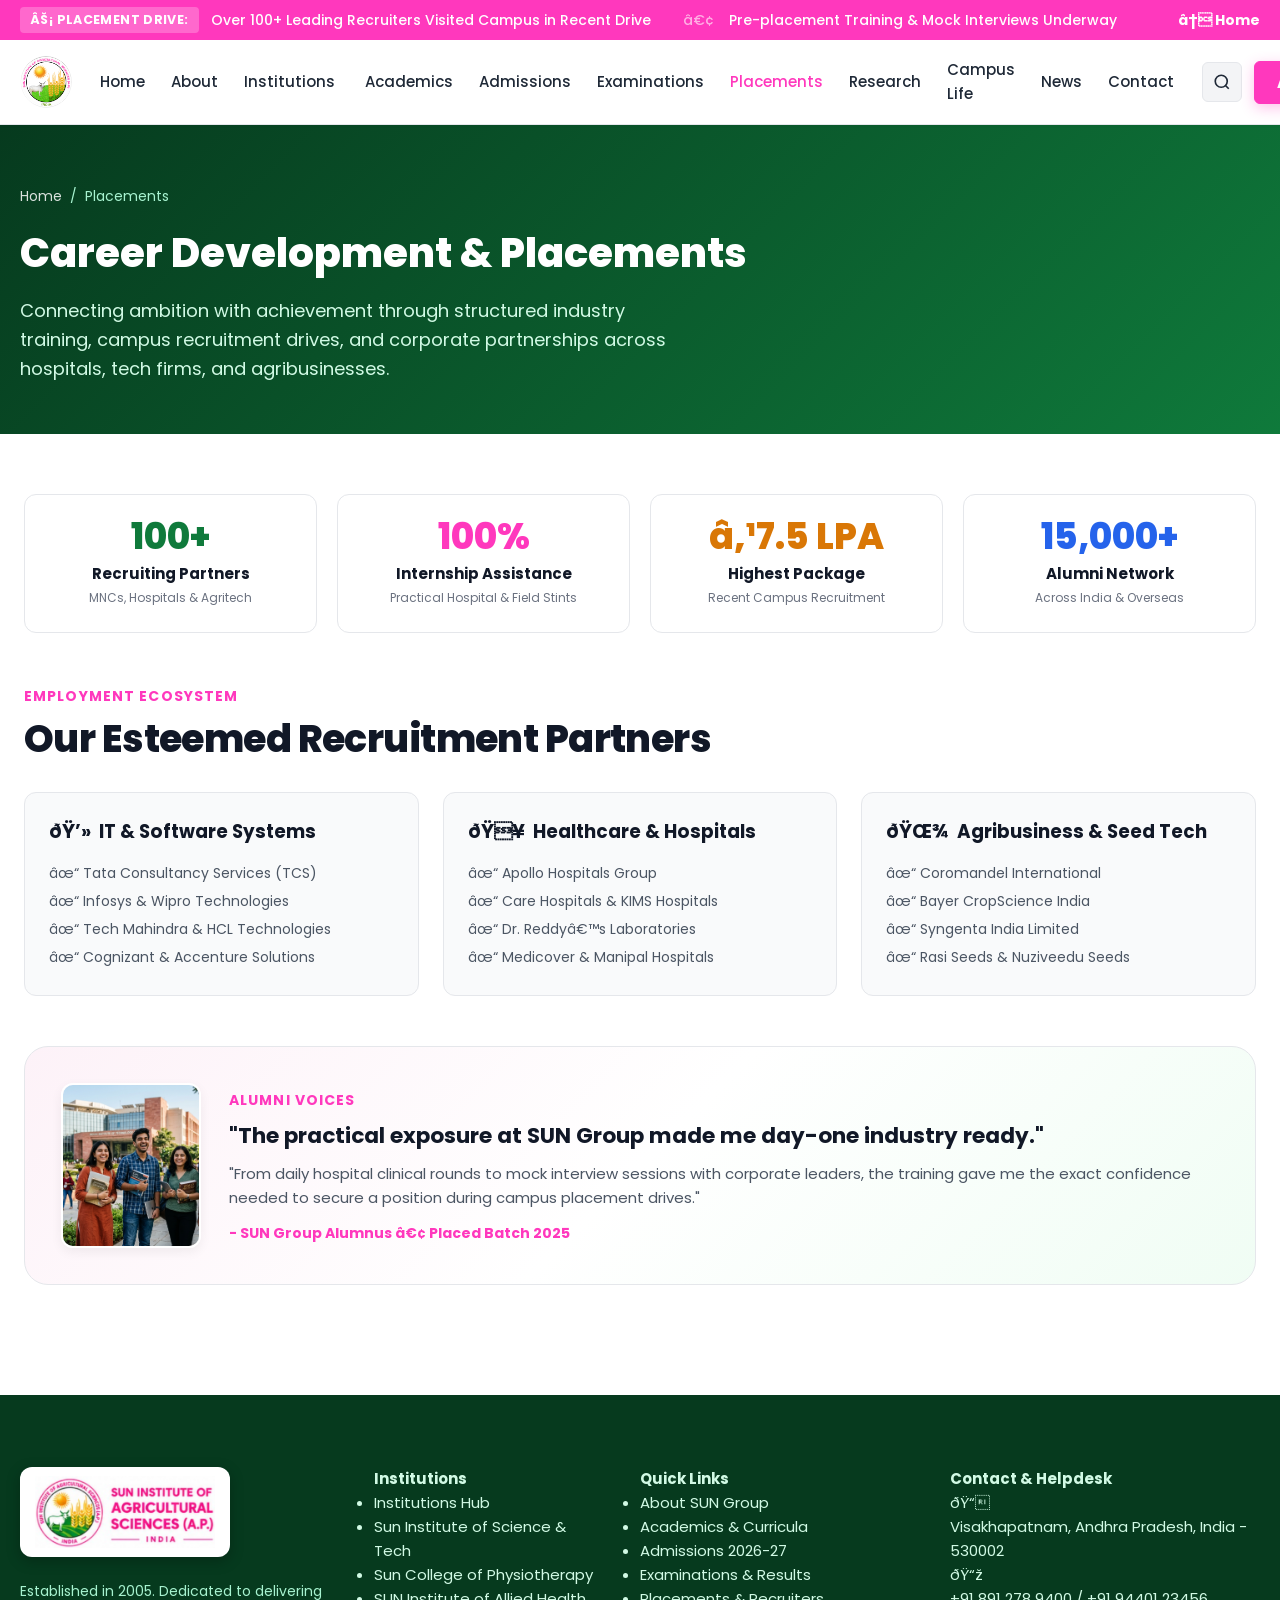
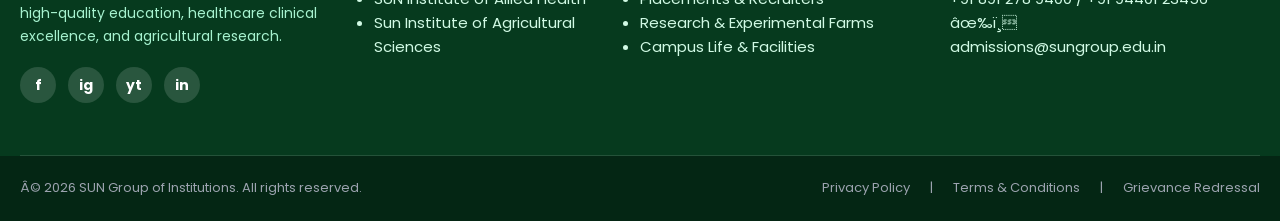
<file: placements.html>
﻿<!DOCTYPE html>
<html lang="en">
<head>
  <meta charset="UTF-8">
  <meta name="viewport" content="width=device-width, initial-scale=1.0">
  <title>Placements & Career Cell | SUN Group of Institutions</title>
  <meta name="description" content="Discover placement records, top recruiters, salary packages, and career development initiatives at SUN Group of Institutions.">
  <link rel="icon" type="image/png" href="assets/images/sun_agri_mark.png">
  <link rel="stylesheet" href="assets/css/style.css">
</head>
<body>

  <!-- Top Ticker Bar -->
  <aside class="top-ticker-bar" aria-label="Latest Announcements">
    <div class="container-wide">
      <div class="ticker-content-wrap">
        <div class="ticker-left">
          <span class="ticker-badge">âš¡ Placement Drive:</span>
          <div class="ticker-marquee">
            <div class="ticker-marquee-inner">
              <a href="#recruiters" class="ticker-item">Over 100+ Leading Recruiters Visited Campus in Recent Drive</a>
              <span class="ticker-divider">â€¢</span>
              <a href="placements.html" class="ticker-item">Pre-placement Training & Mock Interviews Underway</a>
            </div>
          </div>
        </div>
        <div class="ticker-right">
          <a href="index.html" class="ticker-view-all">â† Home</a>
        </div>
      </div>
    </div>
  </aside>

  <!-- Main Header -->
  <header class="main-header" id="mainHeader">
    <div class="container-wide header-container">
      <a href="index.html" class="brand-identity" aria-label="SUN Group of Institutions Home">
        <img src="assets/images/sun_agri_mark.png" alt="SUN Group of Institutions Logo" class="brand-logo-img">
      </a>

      <nav class="nav-wrapper" aria-label="Main Navigation">
        <ul class="nav-menu">
          <li class="nav-item"><a href="index.html" class="nav-link">Home</a></li>
          <li class="nav-item"><a href="about.html" class="nav-link">About</a></li>
          <li class="nav-item has-dropdown">
            <a href="institutions.html" class="nav-link">
              Institutions
              <svg width="10" height="10" viewBox="0 0 24 24" fill="none" stroke="currentColor" stroke-width="2.5"><path d="M6 9l6 6 6-6"/></svg>
            </a>
            <ul class="dropdown-menu">
              <li class="dropdown-item"><a href="institutions.html">ðŸ›ï¸ View All Institutions Hub</a></li>
              <li class="dropdown-item"><a href="institutions/science-and-technology.html">ðŸ”¬ Sun Institute of Science & Technology</a></li>
              <li class="dropdown-item"><a href="institutions/physiotherapy.html">ðŸ©º Sun College of Physiotherapy</a></li>
              <li class="dropdown-item"><a href="institutions/allied-health-sciences.html">ðŸ¥ SUN Institute of Allied Health Sciences</a></li>
              <li class="dropdown-item"><a href="institutions/agricultural-sciences.html">ðŸŒ± Sun Institute of Agricultural Sciences</a></li>
            </ul>
          </li>
          <li class="nav-item"><a href="academics.html" class="nav-link">Academics</a></li>
          <li class="nav-item"><a href="admissions.html" class="nav-link">Admissions</a></li>
          <li class="nav-item"><a href="examinations.html" class="nav-link">Examinations</a></li>
          <li class="nav-item active"><a href="placements.html" class="nav-link">Placements</a></li>
          <li class="nav-item"><a href="research.html" class="nav-link">Research</a></li>
          <li class="nav-item"><a href="campus-life.html" class="nav-link">Campus Life</a></li>
          <li class="nav-item"><a href="news-events.html" class="nav-link">News</a></li>
          <li class="nav-item"><a href="contact.html" class="nav-link">Contact</a></li>
        </ul>
      </nav>

      <div class="header-cta-block">
        <button class="header-search-btn" data-modal-target="search-modal" aria-label="Search Website" title="Search (Ctrl+K)">
          <svg width="18" height="18" viewBox="0 0 24 24" fill="none" stroke="currentColor" stroke-width="2.2"><circle cx="11" cy="11" r="8"/><line x1="21" y1="21" x2="16.65" y2="16.65"/></svg>
        </button>
        <button class="btn btn-pink btn-header-admissions" data-modal-target="admissions-modal">Admissions</button>
      </div>

      <button class="mobile-nav-toggle" aria-label="Open Navigation Menu">
        <svg viewBox="0 0 24 24" fill="none" stroke="currentColor" stroke-width="2.5"><line x1="3" y1="6" x2="21" y2="6"/><line x1="3" y1="12" x2="21" y2="12"/><line x1="3" y1="18" x2="21" y2="18"/></svg>
      </button>
    </div>
  </header>

  <!-- Mobile Drawer -->
  <div class="mobile-backdrop"></div>
  <div class="mobile-nav-drawer">
    <div class="mobile-drawer-header">
      <div class="brand-identity">
        <img src="assets/images/sun_agri_mark.png" alt="SUN Group Logo" style="width:38px; height:38px;">
        <span style="font-weight:800; font-size:1.0625rem; color:#111827;">SUN GROUP</span>
      </div>
      <button class="mobile-close-btn" aria-label="Close Menu">âœ•</button>
    </div>
    <ul class="mobile-nav-links">
      <li><a href="index.html">Home</a></li>
      <li><a href="about.html">About SUN Group</a></li>
      <li><a href="institutions.html">Institutions Hub</a></li>
      <li><a href="institutions/science-and-technology.html">Sun Institute of Science & Technology</a></li>
      <li><a href="institutions/physiotherapy.html">Sun College of Physiotherapy</a></li>
      <li><a href="institutions/allied-health-sciences.html">SUN Institute of Allied Health</a></li>
      <li><a href="institutions/agricultural-sciences.html">Sun Institute of Agricultural Sciences</a></li>
      <li><a href="academics.html">Academics & Courses</a></li>
      <li><a href="admissions.html">Admissions 2026-27</a></li>
      <li><a href="examinations.html">Examinations & Results</a></li>
      <li><a href="placements.html" class="active">Placements & Recruiters</a></li>
      <li><a href="research.html">Research & Innovation</a></li>
      <li><a href="campus-life.html">Campus Life</a></li>
      <li><a href="news-events.html">News & Events</a></li>
      <li><a href="contact.html">Contact Us</a></li>
    </ul>
    <div style="margin-top:auto; padding-top:20px;">
      <button class="btn btn-pink" style="width:100%;" data-modal-target="admissions-modal">Apply for Admissions</button>
    </div>
  </div>

  <!-- Subpage Hero Banner -->
  <section class="subpage-hero">
    <div class="container">
      <div class="breadcrumb-nav">
        <a href="index.html">Home</a> <span>/</span>
        <span>Placements</span>
      </div>
      <h1 class="subpage-hero-title">Career Development & Placements</h1>
      <p class="subpage-hero-desc">
        Connecting ambition with achievement through structured industry training, campus recruitment drives, and corporate partnerships across hospitals, tech firms, and agribusinesses.
      </p>
    </div>
  </section>

  <!-- Placement Metrics & Partners -->
  <main class="container" style="padding: 60px 20px;">
    <!-- Key Statistics -->
    <div style="display:grid; grid-template-columns: repeat(4, 1fr); gap: 20px; margin-bottom: 50px;">
      <div style="background:#fff; border:1px solid var(--color-border); border-radius:var(--radius-md); padding:24px; text-align:center;">
        <span style="font-size:2.25rem; font-weight:800; color:var(--color-green); line-height:1;">100+</span>
        <h4 style="font-size:0.9375rem; color:#111827; margin:6px 0 2px;">Recruiting Partners</h4>
        <p style="font-size:0.75rem; color:var(--color-text-muted);">MNCs, Hospitals & Agritech</p>
      </div>

      <div style="background:#fff; border:1px solid var(--color-border); border-radius:var(--radius-md); padding:24px; text-align:center;">
        <span style="font-size:2.25rem; font-weight:800; color:var(--color-pink); line-height:1;">100%</span>
        <h4 style="font-size:0.9375rem; color:#111827; margin:6px 0 2px;">Internship Assistance</h4>
        <p style="font-size:0.75rem; color:var(--color-text-muted);">Practical Hospital & Field Stints</p>
      </div>

      <div style="background:#fff; border:1px solid var(--color-border); border-radius:var(--radius-md); padding:24px; text-align:center;">
        <span style="font-size:2.25rem; font-weight:800; color:#d97706; line-height:1;">â‚¹7.5 LPA</span>
        <h4 style="font-size:0.9375rem; color:#111827; margin:6px 0 2px;">Highest Package</h4>
        <p style="font-size:0.75rem; color:var(--color-text-muted);">Recent Campus Recruitment</p>
      </div>

      <div style="background:#fff; border:1px solid var(--color-border); border-radius:var(--radius-md); padding:24px; text-align:center;">
        <span style="font-size:2.25rem; font-weight:800; color:#2563eb; line-height:1;">15,000+</span>
        <h4 style="font-size:0.9375rem; color:#111827; margin:6px 0 2px;">Alumni Network</h4>
        <p style="font-size:0.75rem; color:var(--color-text-muted);">Across India & Overseas</p>
      </div>
    </div>

    <!-- Recruiter Categories -->
    <div id="recruiters" style="margin-bottom: 50px;">
      <span class="section-tag">EMPLOYMENT ECOSYSTEM</span>
      <h2 class="section-title" style="margin-bottom:30px;">Our Esteemed Recruitment Partners</h2>

      <div style="display:grid; grid-template-columns: repeat(3, 1fr); gap: 24px;">
        <div style="background:#f9fafb; border:1px solid var(--color-border); border-radius:var(--radius-md); padding:24px;">
          <h3 style="font-size:1.15rem; color:#111827; margin-bottom:12px; display:flex; align-items:center; gap:8px;">
            <span>ðŸ’»</span> IT & Software Systems
          </h3>
          <ul style="list-style:none; font-size:0.875rem; color:var(--color-text-body); line-height:2;">
            <li>âœ“ Tata Consultancy Services (TCS)</li>
            <li>âœ“ Infosys & Wipro Technologies</li>
            <li>âœ“ Tech Mahindra & HCL Technologies</li>
            <li>âœ“ Cognizant & Accenture Solutions</li>
          </ul>
        </div>

        <div style="background:#f9fafb; border:1px solid var(--color-border); border-radius:var(--radius-md); padding:24px;">
          <h3 style="font-size:1.15rem; color:#111827; margin-bottom:12px; display:flex; align-items:center; gap:8px;">
            <span>ðŸ¥</span> Healthcare & Hospitals
          </h3>
          <ul style="list-style:none; font-size:0.875rem; color:var(--color-text-body); line-height:2;">
            <li>âœ“ Apollo Hospitals Group</li>
            <li>âœ“ Care Hospitals & KIMS Hospitals</li>
            <li>âœ“ Dr. Reddyâ€™s Laboratories</li>
            <li>âœ“ Medicover & Manipal Hospitals</li>
          </ul>
        </div>

        <div style="background:#f9fafb; border:1px solid var(--color-border); border-radius:var(--radius-md); padding:24px;">
          <h3 style="font-size:1.15rem; color:#111827; margin-bottom:12px; display:flex; align-items:center; gap:8px;">
            <span>ðŸŒ¾</span> Agribusiness & Seed Tech
          </h3>
          <ul style="list-style:none; font-size:0.875rem; color:var(--color-text-body); line-height:2;">
            <li>âœ“ Coromandel International</li>
            <li>âœ“ Bayer CropScience India</li>
            <li>âœ“ Syngenta India Limited</li>
            <li>âœ“ Rasi Seeds & Nuziveedu Seeds</li>
          </ul>
        </div>
      </div>
    </div>

    <!-- Student Success Showcase -->
    <div style="background: linear-gradient(135deg, #fdf2f8 0%, #ffffff 50%, #f0fdf4 100%); border: 1px solid var(--color-border); border-radius: var(--radius-xl); padding: 36px; display: grid; grid-template-columns: 140px 1fr; gap: 28px; align-items: center; margin-bottom: 50px;">
      <img src="assets/images/original/testimonial_student.jpg" alt="Successful SUN Group Alumnus" style="width: 140px; height: 165px; border-radius: var(--radius-md); object-fit: cover; border: 2px solid #fff; box-shadow: var(--shadow-md);">
      <div>
        <span class="section-tag">ALUMNI VOICES</span>
        <h3 style="font-size: 1.35rem; color: #111827; margin-bottom: 8px;">"The practical exposure at SUN Group made me day-one industry ready."</h3>
        <p style="font-size: 0.9375rem; color: var(--color-text-body); line-height: 1.6; margin-bottom: 12px;">
          "From daily hospital clinical rounds to mock interview sessions with corporate leaders, the training gave me the exact confidence needed to secure a position during campus placement drives."
        </p>
        <div style="font-size: 0.875rem; font-weight: 700; color: var(--color-pink);">- SUN Group Alumnus â€¢ Placed Batch 2025</div>
      </div>
    </div>
  </main>

  <!-- Footer -->
  <footer class="main-footer">
    <div class="container footer-main-content">
      <div class="footer-4col-grid">
        <div class="footer-col-brand">
          <div class="footer-logo-card">
            <img src="assets/images/sun_footer_logo.png" alt="SUN Institute of Agricultural Sciences (A.P.) India" class="footer-wide-logo">
          </div>
          <p class="footer-bio-text" style="margin-top: 16px;">
            Established in 2005. Dedicated to delivering high-quality education, healthcare clinical excellence, and agricultural research.
          </p>
          <div class="footer-social-row">
            <a href="https://facebook.com" target="_blank" rel="noopener" aria-label="Facebook">f</a>
            <a href="https://instagram.com" target="_blank" rel="noopener" aria-label="Instagram">ig</a>
            <a href="https://youtube.com" target="_blank" rel="noopener" aria-label="YouTube">yt</a>
            <a href="https://linkedin.com" target="_blank" rel="noopener" aria-label="LinkedIn">in</a>
          </div>
        </div>

        <div>
          <h4 class="footer-heading">Institutions</h4>
          <ul class="footer-link-list">
            <li><a href="institutions.html">Institutions Hub</a></li>
            <li><a href="institutions/science-and-technology.html">Sun Institute of Science & Tech</a></li>
            <li><a href="institutions/physiotherapy.html">Sun College of Physiotherapy</a></li>
            <li><a href="institutions/allied-health-sciences.html">SUN Institute of Allied Health</a></li>
            <li><a href="institutions/agricultural-sciences.html">Sun Institute of Agricultural Sciences</a></li>
          </ul>
        </div>

        <div>
          <h4 class="footer-heading">Quick Links</h4>
          <ul class="footer-link-list">
            <li><a href="about.html">About SUN Group</a></li>
            <li><a href="academics.html">Academics & Curricula</a></li>
            <li><a href="admissions.html">Admissions 2026-27</a></li>
            <li><a href="examinations.html">Examinations & Results</a></li>
            <li><a href="placements.html">Placements & Recruiters</a></li>
            <li><a href="research.html">Research & Experimental Farms</a></li>
            <li><a href="campus-life.html">Campus Life & Facilities</a></li>
          </ul>
        </div>

        <div>
          <h4 class="footer-heading">Contact & Helpdesk</h4>
          <div class="footer-contact-item">
            <div class="footer-contact-icon">ðŸ“</div>
            <div>Visakhapatnam, Andhra Pradesh, India - 530002</div>
          </div>
          <div class="footer-contact-item">
            <div class="footer-contact-icon">ðŸ“ž</div>
            <div>+91 891 278 9400 / +91 94401 23456</div>
          </div>
          <div class="footer-contact-item">
            <div class="footer-contact-icon">âœ‰ï¸</div>
            <div>admissions@sungroup.edu.in</div>
          </div>
        </div>
      </div>
    </div>

    <div class="footer-copyright-bar">
      <div class="container footer-copyright-flex">
        <div>Â© 2026 SUN Group of Institutions. All rights reserved.</div>
        <div class="footer-bottom-nav">
          <a href="about.html">Privacy Policy</a>
          <span>|</span>
          <a href="about.html">Terms & Conditions</a>
          <span>|</span>
          <a href="contact.html">Grievance Redressal</a>
        </div>
      </div>
    </div>
  </footer>

  <!-- Modal: Admissions Wizard -->
  <div class="modal-backdrop" id="admissions-modal" role="dialog" aria-modal="true">
    <div class="modal-dialog">
      <div class="modal-header">
        <h3 class="modal-title">Apply for Admissions 2026-27</h3>
        <button class="modal-close-btn" data-modal-close>âœ•</button>
      </div>
      <div class="modal-body">
        <form id="admissions-apply-form">
          <div class="form-grid-2">
            <div class="form-group">
              <label class="form-label" for="pop-name">Full Name *</label>
              <input type="text" id="pop-name" name="full_name" class="form-control" placeholder="Candidate Name" required>
            </div>
            <div class="form-group">
              <label class="form-label" for="pop-phone">Phone Number *</label>
              <input type="tel" id="pop-phone" name="phone" class="form-control" placeholder="+91 98765 43210" required>
            </div>
          </div>
          <div class="form-group">
            <label class="form-label" for="pop-email">Email Address *</label>
            <input type="email" id="pop-email" name="email" class="form-control" placeholder="candidate@example.com" required>
          </div>
          <div class="form-grid-2">
            <div class="form-group">
              <label class="form-label" for="wizard-inst-select">Institution *</label>
              <select id="wizard-inst-select" name="institution" class="form-control" required>
                <option value="">Choose Institution</option>
                <option value="science-and-tech">Sun Institute of Science & Technology</option>
                <option value="physiotherapy">Sun College of Physiotherapy</option>
                <option value="allied-health">SUN Institute of Allied Health Sciences</option>
                <option value="agri-sciences">Sun Institute of Agricultural Sciences</option>
              </select>
            </div>
            <div class="form-group">
              <label class="form-label" for="wizard-course-select">Program *</label>
              <select id="wizard-course-select" name="course" class="form-control" required>
                <option value="">Select Target Program</option>
              </select>
            </div>
          </div>
          <div class="form-group">
            <label class="form-label" for="pop-score">Qualifying Exam & Percentage *</label>
            <input type="text" id="pop-score" name="qualifying_score" class="form-control" placeholder="e.g. Intermediate 10+2 (85%)" required>
          </div>
          <div style="margin-top:20px; display:flex; justify-content:flex-end; gap:12px;">
            <button type="button" class="btn btn-white-outline" data-modal-close>Cancel</button>
            <button type="submit" class="btn btn-pink">Submit Application â†’</button>
          </div>
        </form>
        <div id="admissions-slip-wrap" style="display:none;">
          <div id="admission-slip-content"></div>
          <div style="margin-top:14px; text-align:right;">
            <button type="button" class="btn btn-white-outline" data-modal-close>Close</button>
          </div>
        </div>
      </div>
    </div>
  </div>

  <!-- Modal: Global Search -->
  <div class="modal-backdrop" id="search-modal" role="dialog" aria-modal="true">
    <div class="search-modal-dialog">
      <div class="search-input-header">
        <svg class="search-input-icon" width="20" height="20" viewBox="0 0 24 24" fill="none" stroke="currentColor" stroke-width="2.2"><circle cx="11" cy="11" r="8"/><line x1="21" y1="21" x2="16.65" y2="16.65"/></svg>
        <input type="text" id="global-search-input" class="search-main-input" placeholder="Search programs, institutions, results, circulars..." autocomplete="off">
        <span class="search-kbd-badge">ESC</span>
        <button class="modal-close-btn" data-modal-close style="margin-left:8px;" aria-label="Close Search">âœ•</button>
      </div>
      <div class="search-quick-tags">
        <span style="font-size:0.75rem; color:#6b7280; font-weight:600; text-transform:uppercase;">Filter:</span>
        <button type="button" class="search-tag-chip" data-search-cat="All">All</button>
        <button type="button" class="search-tag-chip" data-search-cat="Institutions">Institutions</button>
        <button type="button" class="search-tag-chip" data-search-cat="Programs">Programs</button>
        <button type="button" class="search-tag-chip" data-search-cat="Admissions">Admissions</button>
        <button type="button" class="search-tag-chip" data-search-cat="Examinations">Examinations</button>
        <button type="button" class="search-tag-chip" data-search-cat="Research">Research</button>
      </div>
      <div class="search-results-list" id="global-search-results">
        <!-- Live search items populated by app.js -->
      </div>
    </div>
  </div>

  <script src="assets/js/app.js"></script>
</body>
</html>
</file>
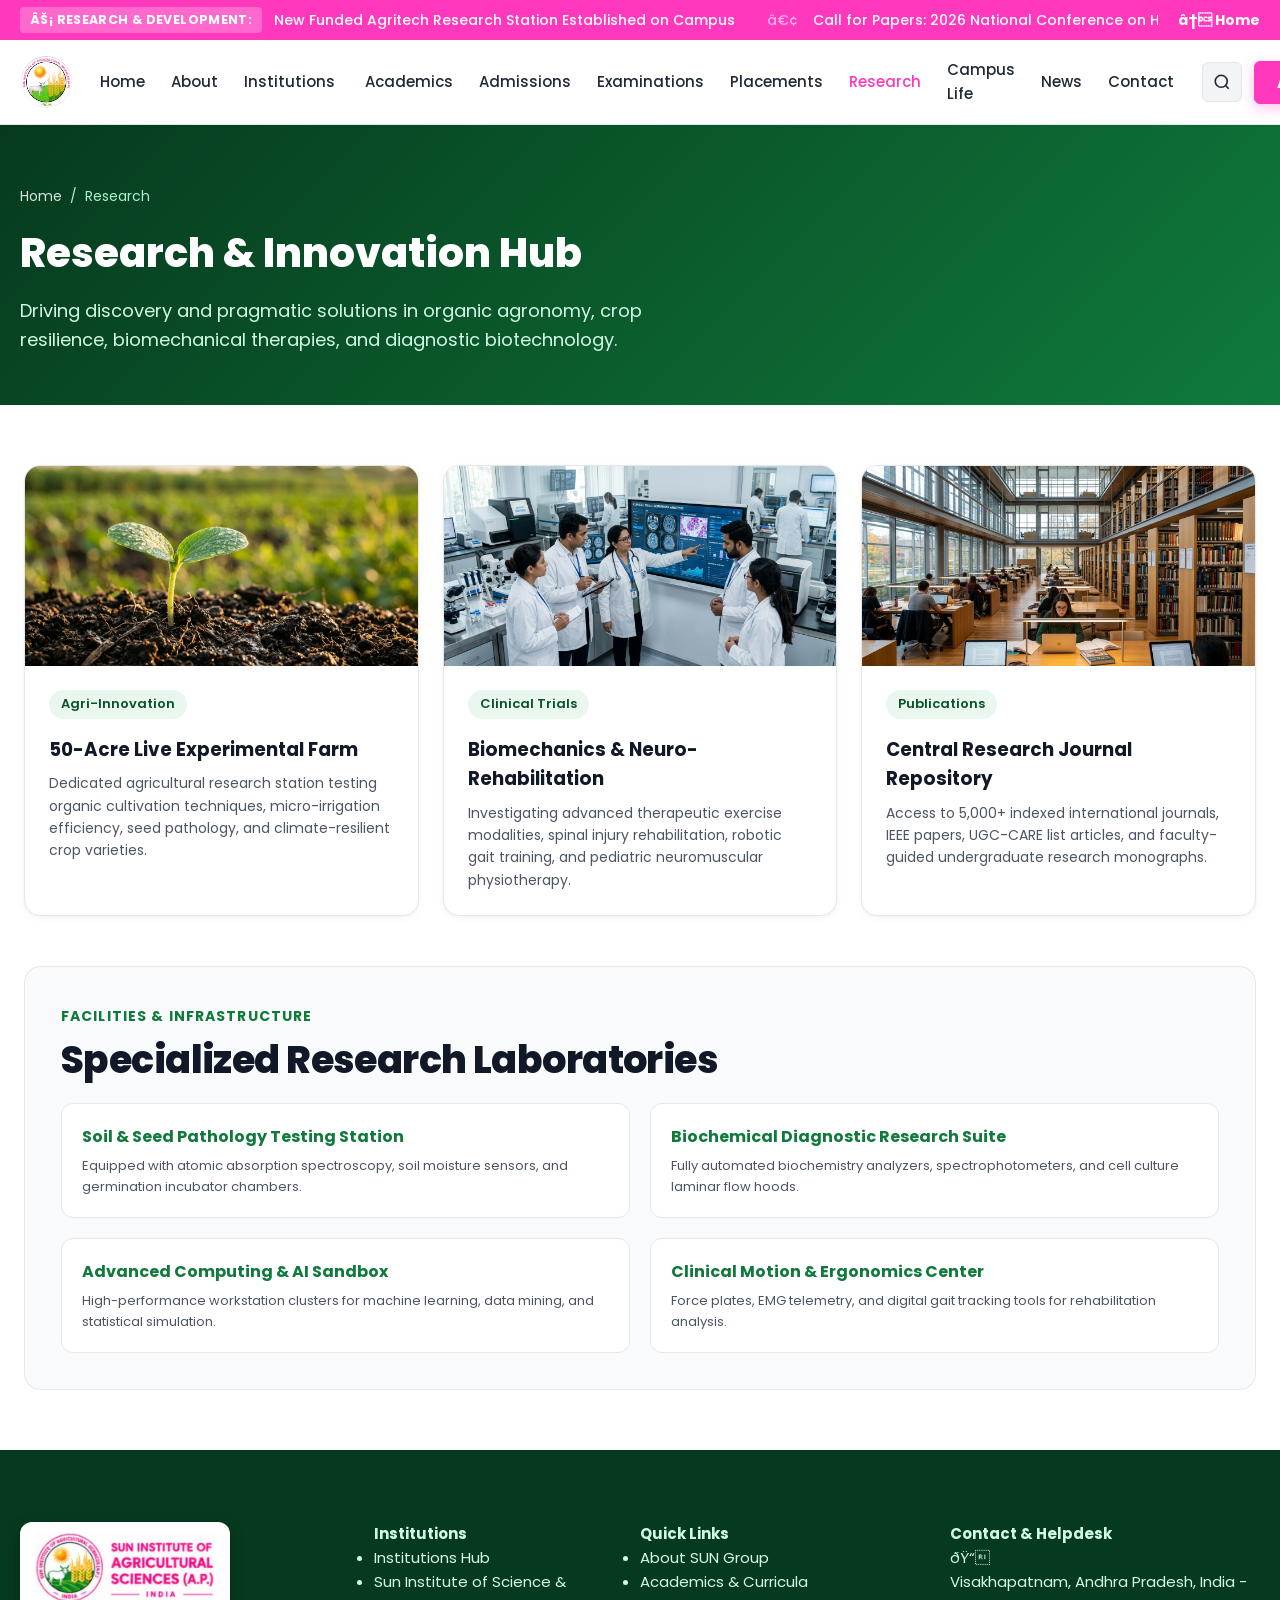
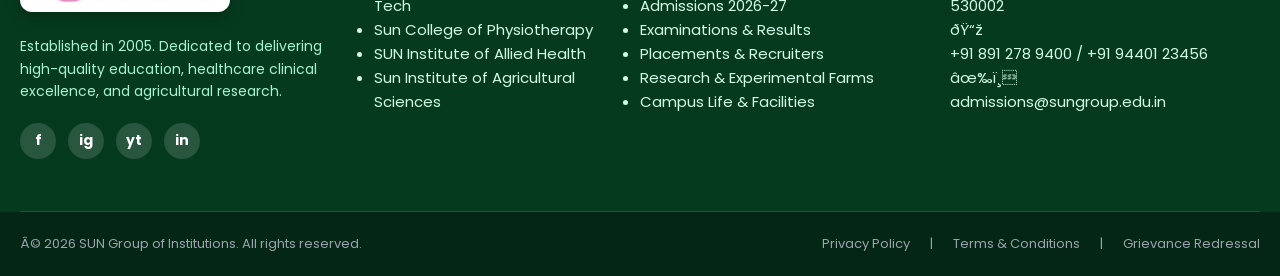
<file: research.html>
﻿<!DOCTYPE html>
<html lang="en">
<head>
  <meta charset="UTF-8">
  <meta name="viewport" content="width=device-width, initial-scale=1.0">
  <title>Research & Innovation | SUN Group of Institutions</title>
  <meta name="description" content="Explore research initiatives in sustainable agriculture, clinical rehabilitation, biotechnology and diagnostic sciences at SUN Group.">
  <link rel="icon" type="image/png" href="assets/images/sun_agri_mark.png">
  <link rel="stylesheet" href="assets/css/style.css">
</head>
<body>

  <!-- Top Ticker Bar -->
  <aside class="top-ticker-bar" aria-label="Latest Announcements">
    <div class="container-wide">
      <div class="ticker-content-wrap">
        <div class="ticker-left">
          <span class="ticker-badge">âš¡ Research & Development:</span>
          <div class="ticker-marquee">
            <div class="ticker-marquee-inner">
              <a href="research.html" class="ticker-item">New Funded Agritech Research Station Established on Campus</a>
              <span class="ticker-divider">â€¢</span>
              <a href="news-events.html" class="ticker-item">Call for Papers: 2026 National Conference on Healthcare & Agricultural Science</a>
            </div>
          </div>
        </div>
        <div class="ticker-right">
          <a href="index.html" class="ticker-view-all">â† Home</a>
        </div>
      </div>
    </div>
  </aside>

  <!-- Main Header -->
  <header class="main-header" id="mainHeader">
    <div class="container-wide header-container">
      <a href="index.html" class="brand-identity" aria-label="SUN Group of Institutions Home">
        <img src="assets/images/sun_agri_mark.png" alt="SUN Group of Institutions Logo" class="brand-logo-img">
      </a>

      <nav class="nav-wrapper" aria-label="Main Navigation">
        <ul class="nav-menu">
          <li class="nav-item"><a href="index.html" class="nav-link">Home</a></li>
          <li class="nav-item"><a href="about.html" class="nav-link">About</a></li>
          <li class="nav-item has-dropdown">
            <a href="institutions.html" class="nav-link">
              Institutions
              <svg width="10" height="10" viewBox="0 0 24 24" fill="none" stroke="currentColor" stroke-width="2.5"><path d="M6 9l6 6 6-6"/></svg>
            </a>
            <ul class="dropdown-menu">
              <li class="dropdown-item"><a href="institutions.html">ðŸ›ï¸ View All Institutions Hub</a></li>
              <li class="dropdown-item"><a href="institutions/science-and-technology.html">ðŸ”¬ Sun Institute of Science & Technology</a></li>
              <li class="dropdown-item"><a href="institutions/physiotherapy.html">ðŸ©º Sun College of Physiotherapy</a></li>
              <li class="dropdown-item"><a href="institutions/allied-health-sciences.html">ðŸ¥ SUN Institute of Allied Health Sciences</a></li>
              <li class="dropdown-item"><a href="institutions/agricultural-sciences.html">ðŸŒ± Sun Institute of Agricultural Sciences</a></li>
            </ul>
          </li>
          <li class="nav-item"><a href="academics.html" class="nav-link">Academics</a></li>
          <li class="nav-item"><a href="admissions.html" class="nav-link">Admissions</a></li>
          <li class="nav-item"><a href="examinations.html" class="nav-link">Examinations</a></li>
          <li class="nav-item"><a href="placements.html" class="nav-link">Placements</a></li>
          <li class="nav-item active"><a href="research.html" class="nav-link">Research</a></li>
          <li class="nav-item"><a href="campus-life.html" class="nav-link">Campus Life</a></li>
          <li class="nav-item"><a href="news-events.html" class="nav-link">News</a></li>
          <li class="nav-item"><a href="contact.html" class="nav-link">Contact</a></li>
        </ul>
      </nav>

      <div class="header-cta-block">
        <button class="header-search-btn" data-modal-target="search-modal" aria-label="Search Website" title="Search (Ctrl+K)">
          <svg width="18" height="18" viewBox="0 0 24 24" fill="none" stroke="currentColor" stroke-width="2.2"><circle cx="11" cy="11" r="8"/><line x1="21" y1="21" x2="16.65" y2="16.65"/></svg>
        </button>
        <button class="btn btn-pink btn-header-admissions" data-modal-target="admissions-modal">Admissions</button>
      </div>

      <button class="mobile-nav-toggle" aria-label="Open Navigation Menu">
        <svg viewBox="0 0 24 24" fill="none" stroke="currentColor" stroke-width="2.5"><line x1="3" y1="6" x2="21" y2="6"/><line x1="3" y1="12" x2="21" y2="12"/><line x1="3" y1="18" x2="21" y2="18"/></svg>
      </button>
    </div>
  </header>

  <!-- Mobile Drawer -->
  <div class="mobile-backdrop"></div>
  <div class="mobile-nav-drawer">
    <div class="mobile-drawer-header">
      <div class="brand-identity">
        <img src="assets/images/sun_agri_mark.png" alt="SUN Group Logo" style="width:38px; height:38px;">
        <span style="font-weight:800; font-size:1.0625rem; color:#111827;">SUN GROUP</span>
      </div>
      <button class="mobile-close-btn" aria-label="Close Menu">âœ•</button>
    </div>
    <ul class="mobile-nav-links">
      <li><a href="index.html">Home</a></li>
      <li><a href="about.html">About SUN Group</a></li>
      <li><a href="institutions.html">Institutions Hub</a></li>
      <li><a href="institutions/science-and-technology.html">Sun Institute of Science & Technology</a></li>
      <li><a href="institutions/physiotherapy.html">Sun College of Physiotherapy</a></li>
      <li><a href="institutions/allied-health-sciences.html">SUN Institute of Allied Health</a></li>
      <li><a href="institutions/agricultural-sciences.html">Sun Institute of Agricultural Sciences</a></li>
      <li><a href="academics.html">Academics & Courses</a></li>
      <li><a href="admissions.html">Admissions 2026-27</a></li>
      <li><a href="examinations.html">Examinations & Results</a></li>
      <li><a href="placements.html">Placements & Recruiters</a></li>
      <li><a href="research.html" class="active">Research & Innovation</a></li>
      <li><a href="campus-life.html">Campus Life</a></li>
      <li><a href="news-events.html">News & Events</a></li>
      <li><a href="contact.html">Contact Us</a></li>
    </ul>
    <div style="margin-top:auto; padding-top:20px;">
      <button class="btn btn-pink" style="width:100%;" data-modal-target="admissions-modal">Apply for Admissions</button>
    </div>
  </div>

  <!-- Subpage Hero Banner -->
  <section class="subpage-hero">
    <div class="container">
      <div class="breadcrumb-nav">
        <a href="index.html">Home</a> <span>/</span>
        <span>Research</span>
      </div>
      <h1 class="subpage-hero-title">Research & Innovation Hub</h1>
      <p class="subpage-hero-desc">
        Driving discovery and pragmatic solutions in organic agronomy, crop resilience, biomechanical therapies, and diagnostic biotechnology.
      </p>
    </div>
  </section>

  <!-- Research Content -->
  <main class="container" style="padding: 60px 20px;">
    <!-- 3 Core Research Pillars -->
    <div style="display:grid; grid-template-columns: repeat(3, 1fr); gap: 24px; margin-bottom: 50px;">
      <div style="border:1px solid var(--color-border); border-radius:var(--radius-lg); overflow:hidden; background:#fff; box-shadow:var(--shadow-card);">
        <img src="assets/images/original/research_agriculture.jpg" alt="Sustainable Agricultural Research" style="height:200px; width:100%; object-fit:cover;">
        <div style="padding:24px;">
          <span class="inst-course-badge-pill" style="margin-bottom:8px;">Agri-Innovation</span>
          <h3 style="font-size:1.15rem; color:#111827; margin:8px 0;">50-Acre Live Experimental Farm</h3>
          <p style="font-size:0.875rem; color:var(--color-text-body); line-height:1.6;">
            Dedicated agricultural research station testing organic cultivation techniques, micro-irrigation efficiency, seed pathology, and climate-resilient crop varieties.
          </p>
        </div>
      </div>

      <div id="clinical" style="border:1px solid var(--color-border); border-radius:var(--radius-lg); overflow:hidden; background:#fff; box-shadow:var(--shadow-card);">
        <img src="assets/images/original/research_clinical.jpg" alt="Clinical Physiotherapy & Health Studies" style="height:200px; width:100%; object-fit:cover;">
        <div style="padding:24px;">
          <span class="inst-course-badge-pill" style="margin-bottom:8px;">Clinical Trials</span>
          <h3 style="font-size:1.15rem; color:#111827; margin:8px 0;">Biomechanics & Neuro-Rehabilitation</h3>
          <p style="font-size:0.875rem; color:var(--color-text-body); line-height:1.6;">
            Investigating advanced therapeutic exercise modalities, spinal injury rehabilitation, robotic gait training, and pediatric neuromuscular physiotherapy.
          </p>
        </div>
      </div>

      <div style="border:1px solid var(--color-border); border-radius:var(--radius-lg); overflow:hidden; background:#fff; box-shadow:var(--shadow-card);">
        <img src="assets/images/original/research_publications.jpg" alt="Scientific Publications & Data" style="height:200px; width:100%; object-fit:cover;">
        <div style="padding:24px;">
          <span class="inst-course-badge-pill" style="margin-bottom:8px;">Publications</span>
          <h3 style="font-size:1.15rem; color:#111827; margin:8px 0;">Central Research Journal Repository</h3>
          <p style="font-size:0.875rem; color:var(--color-text-body); line-height:1.6;">
            Access to 5,000+ indexed international journals, IEEE papers, UGC-CARE list articles, and faculty-guided undergraduate research monographs.
          </p>
        </div>
      </div>
    </div>

    <!-- Research Centers of Excellence -->
    <div style="background:#f9fafb; border:1px solid var(--color-border); border-radius:var(--radius-lg); padding:36px;">
      <span class="section-tag green">FACILITIES & INFRASTRUCTURE</span>
      <h2 class="section-title" style="margin-bottom:20px;">Specialized Research Laboratories</h2>

      <div style="display:grid; grid-template-columns: repeat(2, 1fr); gap:20px;">
        <div style="background:#fff; border:1px solid var(--color-border); border-radius:var(--radius-md); padding:20px;">
          <h4 style="color:#0f7a3b; margin-bottom:6px;">Soil & Seed Pathology Testing Station</h4>
          <p style="font-size:0.8125rem; color:var(--color-text-body);">Equipped with atomic absorption spectroscopy, soil moisture sensors, and germination incubator chambers.</p>
        </div>

        <div style="background:#fff; border:1px solid var(--color-border); border-radius:var(--radius-md); padding:20px;">
          <h4 style="color:#0f7a3b; margin-bottom:6px;">Biochemical Diagnostic Research Suite</h4>
          <p style="font-size:0.8125rem; color:var(--color-text-body);">Fully automated biochemistry analyzers, spectrophotometers, and cell culture laminar flow hoods.</p>
        </div>

        <div style="background:#fff; border:1px solid var(--color-border); border-radius:var(--radius-md); padding:20px;">
          <h4 style="color:#0f7a3b; margin-bottom:6px;">Advanced Computing & AI Sandbox</h4>
          <p style="font-size:0.8125rem; color:var(--color-text-body);">High-performance workstation clusters for machine learning, data mining, and statistical simulation.</p>
        </div>

        <div style="background:#fff; border:1px solid var(--color-border); border-radius:var(--radius-md); padding:20px;">
          <h4 style="color:#0f7a3b; margin-bottom:6px;">Clinical Motion & Ergonomics Center</h4>
          <p style="font-size:0.8125rem; color:var(--color-text-body);">Force plates, EMG telemetry, and digital gait tracking tools for rehabilitation analysis.</p>
        </div>
      </div>
    </div>
  </main>

  <!-- Footer -->
  <footer class="main-footer">
    <div class="container footer-main-content">
      <div class="footer-4col-grid">
        <div class="footer-col-brand">
          <div class="footer-logo-card">
            <img src="assets/images/sun_footer_logo.png" alt="SUN Institute of Agricultural Sciences (A.P.) India" class="footer-wide-logo">
          </div>
          <p class="footer-bio-text" style="margin-top: 16px;">
            Established in 2005. Dedicated to delivering high-quality education, healthcare clinical excellence, and agricultural research.
          </p>
          <div class="footer-social-row">
            <a href="https://facebook.com" target="_blank" rel="noopener" aria-label="Facebook">f</a>
            <a href="https://instagram.com" target="_blank" rel="noopener" aria-label="Instagram">ig</a>
            <a href="https://youtube.com" target="_blank" rel="noopener" aria-label="YouTube">yt</a>
            <a href="https://linkedin.com" target="_blank" rel="noopener" aria-label="LinkedIn">in</a>
          </div>
        </div>

        <div>
          <h4 class="footer-heading">Institutions</h4>
          <ul class="footer-link-list">
            <li><a href="institutions.html">Institutions Hub</a></li>
            <li><a href="institutions/science-and-technology.html">Sun Institute of Science & Tech</a></li>
            <li><a href="institutions/physiotherapy.html">Sun College of Physiotherapy</a></li>
            <li><a href="institutions/allied-health-sciences.html">SUN Institute of Allied Health</a></li>
            <li><a href="institutions/agricultural-sciences.html">Sun Institute of Agricultural Sciences</a></li>
          </ul>
        </div>

        <div>
          <h4 class="footer-heading">Quick Links</h4>
          <ul class="footer-link-list">
            <li><a href="about.html">About SUN Group</a></li>
            <li><a href="academics.html">Academics & Curricula</a></li>
            <li><a href="admissions.html">Admissions 2026-27</a></li>
            <li><a href="examinations.html">Examinations & Results</a></li>
            <li><a href="placements.html">Placements & Recruiters</a></li>
            <li><a href="research.html">Research & Experimental Farms</a></li>
            <li><a href="campus-life.html">Campus Life & Facilities</a></li>
          </ul>
        </div>

        <div>
          <h4 class="footer-heading">Contact & Helpdesk</h4>
          <div class="footer-contact-item">
            <div class="footer-contact-icon">ðŸ“</div>
            <div>Visakhapatnam, Andhra Pradesh, India - 530002</div>
          </div>
          <div class="footer-contact-item">
            <div class="footer-contact-icon">ðŸ“ž</div>
            <div>+91 891 278 9400 / +91 94401 23456</div>
          </div>
          <div class="footer-contact-item">
            <div class="footer-contact-icon">âœ‰ï¸</div>
            <div>admissions@sungroup.edu.in</div>
          </div>
        </div>
      </div>
    </div>

    <div class="footer-copyright-bar">
      <div class="container footer-copyright-flex">
        <div>Â© 2026 SUN Group of Institutions. All rights reserved.</div>
        <div class="footer-bottom-nav">
          <a href="about.html">Privacy Policy</a>
          <span>|</span>
          <a href="about.html">Terms & Conditions</a>
          <span>|</span>
          <a href="contact.html">Grievance Redressal</a>
        </div>
      </div>
    </div>
  </footer>

  <!-- Modal: Admissions Wizard -->
  <div class="modal-backdrop" id="admissions-modal" role="dialog" aria-modal="true">
    <div class="modal-dialog">
      <div class="modal-header">
        <h3 class="modal-title">Apply for Admissions 2026-27</h3>
        <button class="modal-close-btn" data-modal-close>âœ•</button>
      </div>
      <div class="modal-body">
        <form id="admissions-apply-form">
          <div class="form-grid-2">
            <div class="form-group">
              <label class="form-label" for="pop-name">Full Name *</label>
              <input type="text" id="pop-name" name="full_name" class="form-control" placeholder="Candidate Name" required>
            </div>
            <div class="form-group">
              <label class="form-label" for="pop-phone">Phone Number *</label>
              <input type="tel" id="pop-phone" name="phone" class="form-control" placeholder="+91 98765 43210" required>
            </div>
          </div>
          <div class="form-group">
            <label class="form-label" for="pop-email">Email Address *</label>
            <input type="email" id="pop-email" name="email" class="form-control" placeholder="candidate@example.com" required>
          </div>
          <div class="form-grid-2">
            <div class="form-group">
              <label class="form-label" for="wizard-inst-select">Institution *</label>
              <select id="wizard-inst-select" name="institution" class="form-control" required>
                <option value="">Choose Institution</option>
                <option value="science-and-tech">Sun Institute of Science & Technology</option>
                <option value="physiotherapy">Sun College of Physiotherapy</option>
                <option value="allied-health">SUN Institute of Allied Health Sciences</option>
                <option value="agri-sciences">Sun Institute of Agricultural Sciences</option>
              </select>
            </div>
            <div class="form-group">
              <label class="form-label" for="wizard-course-select">Program *</label>
              <select id="wizard-course-select" name="course" class="form-control" required>
                <option value="">Select Target Program</option>
              </select>
            </div>
          </div>
          <div class="form-group">
            <label class="form-label" for="pop-score">Qualifying Exam & Percentage *</label>
            <input type="text" id="pop-score" name="qualifying_score" class="form-control" placeholder="e.g. Intermediate 10+2 (85%)" required>
          </div>
          <div style="margin-top:20px; display:flex; justify-content:flex-end; gap:12px;">
            <button type="button" class="btn btn-white-outline" data-modal-close>Cancel</button>
            <button type="submit" class="btn btn-pink">Submit Application â†’</button>
          </div>
        </form>
        <div id="admissions-slip-wrap" style="display:none;">
          <div id="admission-slip-content"></div>
          <div style="margin-top:14px; text-align:right;">
            <button type="button" class="btn btn-white-outline" data-modal-close>Close</button>
          </div>
        </div>
      </div>
    </div>
  </div>

  <!-- Modal: Global Search -->
  <div class="modal-backdrop" id="search-modal" role="dialog" aria-modal="true">
    <div class="search-modal-dialog">
      <div class="search-input-header">
        <svg class="search-input-icon" width="20" height="20" viewBox="0 0 24 24" fill="none" stroke="currentColor" stroke-width="2.2"><circle cx="11" cy="11" r="8"/><line x1="21" y1="21" x2="16.65" y2="16.65"/></svg>
        <input type="text" id="global-search-input" class="search-main-input" placeholder="Search programs, institutions, results, circulars..." autocomplete="off">
        <span class="search-kbd-badge">ESC</span>
        <button class="modal-close-btn" data-modal-close style="margin-left:8px;" aria-label="Close Search">âœ•</button>
      </div>
      <div class="search-quick-tags">
        <span style="font-size:0.75rem; color:#6b7280; font-weight:600; text-transform:uppercase;">Filter:</span>
        <button type="button" class="search-tag-chip" data-search-cat="All">All</button>
        <button type="button" class="search-tag-chip" data-search-cat="Institutions">Institutions</button>
        <button type="button" class="search-tag-chip" data-search-cat="Programs">Programs</button>
        <button type="button" class="search-tag-chip" data-search-cat="Admissions">Admissions</button>
        <button type="button" class="search-tag-chip" data-search-cat="Examinations">Examinations</button>
        <button type="button" class="search-tag-chip" data-search-cat="Research">Research</button>
      </div>
      <div class="search-results-list" id="global-search-results">
        <!-- Live search items populated by app.js -->
      </div>
    </div>
  </div>

  <script src="assets/js/app.js"></script>
</body>
</html>
</file>
<file: assets/css/style.css>
/* ==========================================================================
   SUN GROUP OF INSTITUTIONS - MASTER DESIGN SYSTEM (100% IMAGE 1 REPLICA)
   Typography: Poppins (Google Fonts)
   Palette:
   - Primary Pink / Magenta: #FF38BD / #FF2A85
   - Agriculture Green: #0F7A3B
   - Pure White: #FFFFFF (60% dominant base)
   - Dark Heading: #111827 / #1F2937
   - Body Text: #4B5563
   - Muted Gray: #6B7280
   - Footer Dark Green: #063A1E / #042614
   - Soft Backgrounds: #F8FAF9, #FAFBFC, #F3F4F6, #FFE6F0, #EAF7EF
   ========================================================================== */

@import url('https://fonts.googleapis.com/css2?family=Poppins:ital,wght@0,300;0,400;0,500;0,600;0,700;0,800;0,900;1,400;1,600&display=swap');

:root {
  --color-pink: #ff38bd;
  --color-pink-hover: #e0239f;
  --color-pink-subtle: #ffe6f0;
  --color-pink-light: #fff0f7;

  --color-green: #0f7a3b;
  --color-green-dark: #095327;
  --color-green-deep: #063a1e;
  --color-green-footer-bottom: #042614;
  --color-green-soft: #eaf7ef;
  --color-green-border: #bbf7d0;

  --color-yellow: #ffc107;
  --color-yellow-dark: #d97706;
  --color-yellow-soft: #fef9c3;

  --color-blue: #2563eb;
  --color-blue-soft: #dbeafe;

  --color-white: #ffffff;
  --color-bg-page: #ffffff;
  --color-bg-light: #fafbfc;
  --color-bg-gray: #f3f4f6;

  --color-text-title: #111827;
  --color-text-dark: #1f2937;
  --color-text-body: #4b5563;
  --color-text-muted: #6b7280;
  --color-text-light: #9ca3af;

  --color-border: #e5e7eb;
  --color-border-pink: #fbcfe8;

  --font-main: 'Poppins', -apple-system, BlinkMacSystemFont, 'Segoe UI', Roboto, sans-serif;
  
  --shadow-sm: 0 1px 3px rgba(0, 0, 0, 0.04);
  --shadow-md: 0 4px 12px rgba(0, 0, 0, 0.06);
  --shadow-lg: 0 10px 24px rgba(0, 0, 0, 0.08);
  --shadow-card: 0 2px 8px rgba(15, 122, 59, 0.05), 0 1px 3px rgba(0,0,0,0.03);
  --shadow-card-hover: 0 14px 28px rgba(15, 122, 59, 0.12), 0 4px 10px rgba(0,0,0,0.04);

  --radius-xs: 4px;
  --radius-sm: 6px;
  --radius-md: 12px;
  --radius-lg: 16px;
  --radius-xl: 24px;
  --radius-full: 9999px;
}

/* Reset */
*, *::before, *::after {
  box-sizing: border-box;
  margin: 0;
  padding: 0;
}

html {
  font-size: 16px;
  scroll-behavior: smooth;
  -webkit-text-size-adjust: 100%;
  overflow-x: hidden;
}

body {
  font-family: var(--font-main);
  background-color: var(--color-white);
  color: var(--color-text-dark);
  line-height: 1.6;
  font-weight: 400;
  overflow-x: hidden;
  -webkit-font-smoothing: antialiased;
}

img, svg {
  display: block;
  max-width: 100%;
  height: auto;
}

a {
  color: inherit;
  text-decoration: none;
  transition: all 0.2s ease;
}

button, input, select, textarea {
  font-family: var(--font-main);
}

/* Centered Desktop Container (1360px) */
.container {
  width: 100%;
  max-width: 1272px;
  margin-left: auto;
  margin-right: auto;
  padding-left: 16px;
  padding-right: 16px;
}

.container-wide {
  width: 100%;
  max-width: 1272px;
  margin-left: auto;
  margin-right: auto;
  padding-left: 16px;
  padding-right: 16px;
}

/* Typography Utilities */
.section-tag {
  display: inline-block;
  font-size: 0.875rem;
  font-weight: 700;
  text-transform: uppercase;
  letter-spacing: 0.08em;
  color: var(--color-pink);
  margin-bottom: 8px;
}

.section-tag.green {
  color: var(--color-green);
}

.section-title {
  font-size: 2.375rem;
  font-weight: 800;
  color: var(--color-text-title);
  line-height: 1.25;
  letter-spacing: -0.015em;
}

.section-title span.pink {
  color: var(--color-pink);
}

.section-title span.green {
  color: var(--color-green);
}

.section-header-row {
  display: flex;
  align-items: flex-end;
  justify-content: space-between;
  margin-bottom: 36px;
  flex-wrap: wrap;
  gap: 16px;
}

.section-link-more {
  display: inline-flex;
  align-items: center;
  gap: 6px;
  font-size: 1rem;
  font-weight: 700;
  color: var(--color-pink);
  transition: all 0.2s ease;
}

.section-link-more:hover {
  color: var(--color-pink-hover);
  transform: translateX(4px);
}

.section-link-more.green {
  color: var(--color-green);
}
.section-link-more.green:hover {
  color: var(--color-green-dark);
}

/* Button System */
.btn {
  display: inline-flex;
  align-items: center;
  justify-content: center;
  gap: 8px;
  font-family: var(--font-main);
  font-weight: 600;
  font-size: 1rem;
  padding: 12px 26px;
  border-radius: var(--radius-sm);
  border: 1.5px solid transparent;
  cursor: pointer;
  transition: all 0.2s ease;
  text-align: center;
  white-space: nowrap;
}

.btn-pink {
  background-color: var(--color-pink);
  color: var(--color-white);
  border-color: var(--color-pink);
  box-shadow: 0 4px 14px rgba(255, 56, 189, 0.3);
}

.btn-pink:hover {
  background-color: var(--color-pink-hover);
  border-color: var(--color-pink-hover);
  color: var(--color-white);
  box-shadow: 0 6px 18px rgba(255, 56, 189, 0.42);
  transform: translateY(-1px);
}

.btn-white-outline {
  background-color: var(--color-white);
  color: var(--color-text-dark);
  border: 1.5px solid #cbd5e1;
}

.btn-white-outline:hover {
  background-color: #f8fafc;
  border-color: #94a3b8;
  color: var(--color-text-title);
}

.btn-white-green-outline {
  background-color: var(--color-white);
  color: var(--color-green);
  border: 1.5px solid var(--color-green);
}

.btn-white-green-outline:hover {
  background-color: var(--color-green);
  color: var(--color-white);
}

.btn-outline-pink {
  background-color: var(--color-white);
  color: var(--color-pink);
  border: 1.5px solid var(--color-pink);
}

.btn-outline-pink:hover {
  background-color: var(--color-pink);
  color: var(--color-white);
  box-shadow: 0 4px 12px rgba(255, 56, 189, 0.25);
}

.btn-green {
  background-color: var(--color-green);
  color: var(--color-white);
  border-color: var(--color-green);
  box-shadow: 0 4px 12px rgba(15, 122, 59, 0.25);
}

.btn-green:hover {
  background-color: var(--color-green-dark);
  border-color: var(--color-green-dark);
  color: var(--color-white);
  box-shadow: 0 6px 16px rgba(15, 122, 59, 0.35);
  transform: translateY(-1px);
}

.btn-sm {
  padding: 8px 18px;
  font-size: 0.875rem;
}

.btn-lg {
  padding: 13px 30px;
  font-size: 1.0625rem;
}

/* ==========================================================================
   1. TOP TICKER BAR (Pink #FF38BD)
   ========================================================================== */
.top-ticker-bar {
  background-color: var(--color-pink);
  color: var(--color-white);
  font-size: 0.875rem;
  font-weight: 500;
  padding: 7px 0;
  position: relative;
  z-index: 100;
}

.ticker-content-wrap {
  display: flex;
  align-items: center;
  justify-content: space-between;
  gap: 20px;
}

.ticker-left {
  display: flex;
  align-items: center;
  gap: 12px;
  flex: 1;
  overflow: hidden;
  white-space: nowrap;
}

.ticker-badge {
  display: inline-flex;
  align-items: center;
  gap: 4px;
  background: rgba(255, 255, 255, 0.24);
  padding: 3px 10px;
  border-radius: var(--radius-xs);
  font-weight: 700;
  font-size: 0.78125rem;
  letter-spacing: 0.03em;
  text-transform: uppercase;
  flex-shrink: 0;
}

.ticker-marquee {
  overflow: hidden;
  overflow: clip;
  white-space: nowrap;
  position: relative;
  width: 100%;
}

.ticker-marquee-inner {
  display: inline-block;
  white-space: nowrap;
  animation: ticker-slide 32s linear infinite;
}

.ticker-marquee:hover .ticker-marquee-inner {
  animation-play-state: paused;
}

.ticker-item {
  color: var(--color-white);
  margin-right: 18px;
  font-weight: 500;
}

.ticker-item:hover {
  text-decoration: underline;
}

.ticker-divider {
  margin: 0 10px;
  opacity: 0.6;
}

.ticker-view-all {
  color: var(--color-white);
  font-weight: 700;
  font-size: 0.875rem;
  display: inline-flex;
  align-items: center;
  gap: 4px;
  flex-shrink: 0;
}
.ticker-view-all:hover {
  text-decoration: underline;
}

.social-links-top {
  display: flex;
  align-items: center;
  gap: 10px;
  flex-shrink: 0;
}

.social-links-top a {
  color: var(--color-white);
  display: inline-flex;
  align-items: center;
  justify-content: center;
  width: 24px;
  height: 24px;
  border-radius: 50%;
  background: rgba(255, 255, 255, 0.22);
  font-size: 0.78125rem;
  font-weight: 700;
  transition: all 0.2s ease;
}

.social-links-top a:hover {
  background: var(--color-white);
  color: var(--color-pink);
  transform: scale(1.1);
}

@keyframes ticker-slide {
  0% { transform: translateX(0); }
  100% { transform: translateX(-50%); }
}

/* ==========================================================================
   2. MAIN HEADER & NAVIGATION (Sticky White)
   ========================================================================== */
.main-header {
  background-color: var(--color-white);
  border-bottom: 1px solid var(--color-border);
  position: sticky;
  top: 0;
  z-index: 90;
  box-shadow: var(--shadow-sm);
  transition: box-shadow 0.2s ease;
}

.main-header.scrolled {
  box-shadow: var(--shadow-md);
}

.header-container {
  display: flex;
  align-items: center;
  justify-content: space-between;
  padding-top: 10px;
  padding-bottom: 10px;
  gap: 16px;
}

.brand-identity {
  display: flex;
  align-items: center;
  text-decoration: none;
  flex-shrink: 0;
}

.brand-logo-img {
  width: 52px;
  height: 52px;
  object-fit: contain;
  border-radius: 50%;
  flex-shrink: 0;
  transition: transform 0.2s ease;
}

.brand-identity:hover .brand-logo-img {
  transform: scale(1.05);
}

.nav-wrapper {
  display: flex;
  align-items: center;
}

.nav-menu {
  display: flex;
  align-items: center;
  gap: 2px;
  list-style: none;
  margin: 0;
  padding: 0;
}

.nav-item {
  position: relative;
}

.nav-link {
  display: inline-flex;
  align-items: center;
  gap: 4px;
  font-size: 0.9375rem;
  font-weight: 500;
  color: var(--color-text-dark);
  padding: 8px 12px;
  border-radius: var(--radius-sm);
  transition: all 0.15s ease;
}

.nav-link:hover, .nav-item.active .nav-link {
  color: var(--color-pink);
}

.nav-item.has-dropdown:hover .dropdown-menu {
  opacity: 1;
  visibility: visible;
  transform: translateY(0);
}

.dropdown-menu {
  position: absolute;
  top: 100%;
  left: 0;
  min-width: 270px;
  background-color: var(--color-white);
  border: 1px solid var(--color-border);
  border-radius: var(--radius-md);
  box-shadow: var(--shadow-lg);
  padding: 8px 0;
  opacity: 0;
  visibility: hidden;
  transform: translateY(8px);
  transition: all 0.2s ease;
  list-style: none;
  z-index: 1000;
}

.dropdown-item a {
  display: flex;
  align-items: center;
  gap: 10px;
  padding: 10px 18px;
  font-size: 0.875rem;
  font-weight: 500;
  color: var(--color-text-dark);
}

.dropdown-item a:hover {
  background-color: var(--color-green-soft);
  color: var(--color-green);
  padding-left: 22px;
}

.header-cta-block {
  display: flex;
  align-items: center;
  gap: 12px;
}

.btn-header-admissions {
  padding: 9px 22px;
  font-size: 0.9375rem;
  font-weight: 700;
}

.header-search-btn {
  display: inline-flex;
  align-items: center;
  justify-content: center;
  width: 40px;
  height: 40px;
  border-radius: var(--radius-sm);
  background-color: var(--color-bg-gray);
  border: 1.5px solid var(--color-border);
  color: var(--color-text-dark);
  cursor: pointer;
  transition: all 0.2s ease;
  flex-shrink: 0;
}

.header-search-btn:hover {
  background-color: var(--color-pink-subtle);
  border-color: var(--color-border-pink);
  color: var(--color-pink);
  transform: translateY(-1px);
}

.mobile-nav-toggle {
  display: none;
  background: none;
  border: none;
  cursor: pointer;
  padding: 8px;
  color: var(--color-text-dark);
}

.mobile-nav-toggle svg {
  width: 28px;
  height: 28px;
}

/* Mobile Drawer */
.mobile-nav-drawer {
  position: fixed;
  top: 0;
  right: -100%;
  width: 84%;
  max-width: 380px;
  height: 100vh;
  background-color: var(--color-white);
  z-index: 1100;
  box-shadow: -5px 0 25px rgba(0, 0, 0, 0.15);
  overflow-y: auto;
  transition: right 0.35s cubic-bezier(0.16, 1, 0.3, 1);
  padding: 24px 20px;
  display: flex;
  flex-direction: column;
}

.mobile-nav-drawer.active {
  right: 0;
}

.mobile-drawer-header {
  display: flex;
  align-items: center;
  justify-content: space-between;
  padding-bottom: 16px;
  border-bottom: 1px solid var(--color-border);
  margin-bottom: 20px;
}

.mobile-close-btn {
  background: none;
  border: none;
  font-size: 1.5rem;
  color: var(--color-text-dark);
  cursor: pointer;
}

.mobile-nav-links {
  list-style: none;
  display: flex;
  flex-direction: column;
  gap: 4px;
}

.mobile-nav-links a {
  display: block;
  padding: 12px 14px;
  font-weight: 500;
  font-size: 1rem;
  border-radius: var(--radius-sm);
  color: var(--color-text-dark);
}

.mobile-nav-links a:hover, .mobile-nav-links a.active {
  background-color: var(--color-pink-subtle);
  color: var(--color-pink);
  font-weight: 600;
}

.mobile-backdrop {
  position: fixed;
  inset: 0;
  background-color: rgba(0, 0, 0, 0.5);
  z-index: 1050;
  opacity: 0;
  visibility: hidden;
  transition: opacity 0.3s ease;
}

.mobile-backdrop.active {
  opacity: 1;
  visibility: visible;
}

/* ==========================================================================
   3. HERO SECTION (Full-Width Background Image Mode with Gradient Overlay)
   ========================================================================== */
.hero-wrapper {
  position: relative;
  overflow: hidden;
  padding: 0;
  background-color: #063a1e;
}

.hero-wrapper.hero-bg-mode {
  position: relative;
  min-height: 540px;
  display: flex;
  flex-direction: column;
  justify-content: center;
}

.hero-bg-backdrop {
  position: absolute;
  inset: 0;
  width: 100%;
  height: 100%;
  z-index: 1;
}

.hero-bg-img {
  width: 100%;
  height: 100%;
  object-fit: cover;
  object-position: center 30%;
  transition: opacity 0.35s ease;
}

.hero-bg-overlay {
  position: absolute;
  inset: 0;
  background: linear-gradient(
    90deg,
    rgba(6, 58, 30, 0.95) 0%,
    rgba(6, 58, 30, 0.84) 45%,
    rgba(6, 58, 30, 0.52) 75%,
    rgba(6, 58, 30, 0.28) 100%
  );
}

.hero-content-overlay-container {
  position: relative;
  z-index: 5;
  padding-top: 72px;
  padding-bottom: 68px;
  width: 100%;
}

.hero-text-card {
  max-width: 720px;
  color: #ffffff;
  display: flex;
  flex-direction: column;
  align-items: flex-start;
  text-align: left;
}

.hero-tagline {
  display: inline-flex;
  align-items: center;
  font-size: 0.875rem;
  font-weight: 700;
  letter-spacing: 0.1em;
  text-transform: uppercase;
  color: #ffc107;
  background: rgba(0, 0, 0, 0.38);
  border: 1px solid rgba(255, 193, 7, 0.45);
  padding: 5px 14px;
  border-radius: 20px;
  margin-bottom: 16px;
  backdrop-filter: blur(4px);
  transition: opacity 0.3s ease;
}

.hero-headline {
  font-size: 3.375rem;
  font-weight: 800;
  line-height: 1.15;
  color: #ffffff;
  letter-spacing: -0.02em;
  margin-bottom: 18px;
  text-shadow: 0 2px 12px rgba(0, 0, 0, 0.45);
  transition: opacity 0.3s ease;
}

.hero-headline span.pink {
  color: #ff38bd;
  text-shadow: 0 2px 16px rgba(255, 56, 189, 0.55);
}

.hero-subparagraph {
  font-size: 1.125rem;
  font-weight: 400;
  color: #f1f5f9;
  line-height: 1.65;
  margin-bottom: 28px;
  max-width: 580px;
  text-shadow: 0 1px 4px rgba(0, 0, 0, 0.35);
  transition: opacity 0.3s ease;
}

.hero-buttons-row {
  display: flex;
  align-items: center;
  gap: 16px;
  flex-wrap: wrap;
  margin-bottom: 28px;
}

.hero-buttons-row .btn-white-outline {
  background-color: rgba(255, 255, 255, 0.16);
  color: #ffffff;
  border: 1.5px solid rgba(255, 255, 255, 0.85);
  backdrop-filter: blur(6px);
}

.hero-buttons-row .btn-white-outline:hover {
  background-color: #ffffff;
  color: #063a1e;
  border-color: #ffffff;
}

/* Hero Slider Dot Indicators */
.hero-slider-dots {
  display: flex;
  align-items: center;
  gap: 8px;
}

.hero-dot {
  width: 24px;
  height: 5px;
  border-radius: 3px;
  background-color: rgba(255, 255, 255, 0.35);
  border: none;
  cursor: pointer;
  padding: 0;
  transition: all 0.35s cubic-bezier(0.4, 0, 0.2, 1);
  outline: none;
}

.hero-dot:hover:not(.active) {
  background-color: rgba(255, 255, 255, 0.7);
}

.hero-dot.active {
  width: 44px;
  background-color: #ff38bd;
  box-shadow: 0 0 12px rgba(255, 56, 189, 0.75);
}

/* ==========================================================================
   4. STATS BAR (4 Columns Strip Docked Under Hero)
   ========================================================================== */
.stats-strip-section {
  background-color: var(--color-white);
  padding: 28px 0;
  border-top: 1px solid var(--color-border);
  border-bottom: 1px solid var(--color-border);
}

.stats-grid-row {
  display: grid;
  grid-template-columns: repeat(4, 1fr);
  gap: 20px;
  align-items: center;
}

.stats-strip-item {
  display: flex;
  align-items: center;
  gap: 16px;
  padding: 6px 16px;
  position: relative;
}

.stats-strip-item:not(:last-child)::after {
  content: '';
  position: absolute;
  right: 0;
  top: 12%;
  height: 76%;
  width: 1px;
  background-color: var(--color-border);
}

.stats-icon-box {
  width: 54px;
  height: 54px;
  border-radius: var(--radius-md);
  background-color: var(--color-green-soft);
  color: var(--color-green);
  display: flex;
  align-items: center;
  justify-content: center;
  flex-shrink: 0;
  font-size: 1.6rem;
}

.stats-icon-box.pink {
  background-color: var(--color-pink-subtle);
  color: var(--color-pink);
}

.stats-text-block {
  display: flex;
  flex-direction: column;
}

.stats-big-num {
  font-size: 2rem;
  font-weight: 800;
  color: var(--color-green);
  line-height: 1.1;
}

.stats-big-num.pink {
  color: var(--color-pink);
}

.stats-main-label {
  font-size: 1rem;
  font-weight: 700;
  color: var(--color-text-title);
  line-height: 1.25;
}

.stats-sub-label {
  font-size: 0.8125rem;
  color: var(--color-text-muted);
}

/* ==========================================================================
   5. OUR INSTITUTIONS SECTION (4 Large Cards Grid)
   ========================================================================== */
.institutions-section-wrap {
  padding: 38px 0;
  background-color: var(--color-bg-light);
}

.institutions-cards-grid {
  display: grid;
  grid-template-columns: repeat(4, 1fr);
  gap: 24px;
}

.inst-single-card {
  background-color: var(--color-white);
  border-radius: var(--radius-lg);
  border: 1px solid var(--color-border);
  overflow: hidden;
  display: flex;
  flex-direction: column;
  box-shadow: var(--shadow-card);
  transition: all 0.25s ease;
  position: relative;
}

.inst-single-card:hover {
  transform: translateY(-6px);
  box-shadow: var(--shadow-card-hover);
  border-color: var(--color-border-pink);
}

.inst-photo-header {
  position: relative;
  height: 180px;
  overflow: hidden;
  background-color: #e2e8f0;
}

.inst-photo-img {
  width: 100%;
  height: 100%;
  object-fit: cover;
  transition: transform 0.4s ease;
}

.inst-single-card:hover .inst-photo-img {
  transform: scale(1.06);
}

.inst-circular-logo-badge {
  position: absolute;
  bottom: -22px;
  left: 20px;
  width: 48px;
  height: 48px;
  border-radius: 50%;
  background-color: var(--color-white);
  border: 2.5px solid var(--color-white);
  box-shadow: var(--shadow-md);
  display: flex;
  align-items: center;
  justify-content: center;
  z-index: 2;
  font-size: 1.3rem;
}

.inst-circular-logo-badge.pink { background: #ffe4e6; color: #be185d; }
.inst-circular-logo-badge.green { background: #dcfce7; color: #15803d; }
.inst-circular-logo-badge.yellow { background: #fef9c3; color: #a16207; }

.inst-circular-logo-badge img {
  width: 100%;
  height: 100%;
  object-fit: cover;
  object-position: left center;
  border-radius: 50%;
}

.inst-card-inner {
  padding: 32px 22px 22px;
  display: flex;
  flex-direction: column;
  flex: 1;
}

.inst-title-text {
  font-size: 1.1875rem;
  font-weight: 700;
  color: var(--color-text-title);
  line-height: 1.3;
  margin-bottom: 10px;
  min-height: 48px;
}

.inst-course-badge-pill {
  display: inline-block;
  background-color: var(--color-green-soft);
  color: var(--color-green-dark);
  font-size: 0.8125rem;
  font-weight: 600;
  padding: 4px 12px;
  border-radius: var(--radius-full);
  margin-bottom: 12px;
  align-self: flex-start;
}

.inst-course-badge-pill.pink {
  background-color: var(--color-pink-subtle);
  color: var(--color-pink-hover);
}

.inst-course-badge-pill.yellow {
  background-color: var(--color-yellow-soft);
  color: var(--color-yellow-dark);
}

.inst-desc-text {
  font-size: 0.875rem;
  color: var(--color-text-body);
  line-height: 1.55;
  margin-bottom: 22px;
  flex: 1;
}

.inst-explore-action-btn {
  width: 100%;
  font-size: 0.875rem;
  padding: 10px 16px;
  border-radius: var(--radius-sm);
  border: 1.5px solid var(--color-pink);
  color: var(--color-pink);
  background: var(--color-white);
  font-weight: 700;
  display: flex;
  align-items: center;
  justify-content: center;
  gap: 6px;
  transition: all 0.2s ease;
  margin-top: auto;
}

.inst-single-card:hover .inst-explore-action-btn {
  background-color: var(--color-pink);
  color: var(--color-white);
}

/* ==========================================================================
   6. WHY CHOOSE SUN GROUP (5 Circular Badges)
   ========================================================================== */
.why-choose-wrap {
  padding: 38px 0;
  background-color: var(--color-white);
}

.why-badges-grid {
  display: grid;
  grid-template-columns: repeat(5, 1fr);
  gap: 20px;
}

.why-badge-item {
  display: flex;
  flex-direction: column;
  align-items: center;
  text-align: center;
  padding: 26px 16px;
  border-radius: var(--radius-lg);
  border: 1px solid var(--color-border);
  background: var(--color-white);
  transition: all 0.25s ease;
}

.why-badge-item:hover {
  transform: translateY(-5px);
  box-shadow: var(--shadow-md);
  border-color: var(--color-border-green);
}

.why-circle-icon {
  width: 72px;
  height: 72px;
  border-radius: 50%;
  display: flex;
  align-items: center;
  justify-content: center;
  font-size: 1.85rem;
  margin-bottom: 16px;
  transition: transform 0.25s ease;
}

.why-badge-item:hover .why-circle-icon {
  transform: scale(1.1);
}

.why-circle-icon.pink { background-color: #fdf2f8; color: #db2777; }
.why-circle-icon.green { background-color: #ecfdf5; color: #059669; }
.why-circle-icon.yellow { background-color: #fffbeb; color: #d97706; }
.why-circle-icon.magenta { background-color: #fae8ff; color: #a21caf; }
.why-circle-icon.forest { background-color: #e6f4ea; color: #0f7a3b; }

.why-item-title {
  font-size: 1rem;
  font-weight: 700;
  color: var(--color-text-title);
  margin-bottom: 6px;
  line-height: 1.3;
}

.why-item-desc {
  font-size: 0.8125rem;
  color: var(--color-text-muted);
  line-height: 1.45;
}

/* ==========================================================================
   7. PLACEMENTS & ACHIEVEMENTS SECTION (Rich Visual Density)
   ========================================================================== */
.placements-wrap {
  padding: 38px 0;
  background-color: #f9fafb;
}

.recruiters-strip-card {
  background-color: var(--color-white);
  border-radius: var(--radius-lg);
  border: 1px solid var(--color-border);
  padding: 18px 24px;
  margin-bottom: 32px;
  overflow: clip;
  position: relative;
  display: flex;
  align-items: center;
}

.recruiter-arrow-left {
  width: 36px;
  height: 36px;
  border-radius: 50%;
  border: 1px solid var(--color-border);
  display: flex;
  align-items: center;
  justify-content: center;
  font-size: 1.25rem;
  cursor: pointer;
  background: #fff;
  flex-shrink: 0;
  margin-right: 20px;
}

.recruiter-logos-track {
  display: flex;
  align-items: center;
  gap: 36px;
  animation: recruiter-scroll 24s linear infinite;
  white-space: nowrap;
}

.recruiters-strip-card:hover .recruiter-logos-track {
  animation-play-state: paused;
}

.recruiter-pill-badge {
  display: inline-flex;
  align-items: center;
  gap: 10px;
  padding: 10px 22px;
  font-size: 1.125rem;
  font-weight: 700;
  color: #374151;
  background-color: #f8fafc;
  border-radius: var(--radius-sm);
  border: 1px solid #e2e8f0;
  flex-shrink: 0;
}

@keyframes recruiter-scroll {
  0% { transform: translateX(0); }
  100% { transform: translateX(-50%); }
}

.placements-two-col-layout {
  display: grid;
  grid-template-columns: 1.4fr 1fr;
  gap: 28px;
  align-items: stretch;
}

.placements-4stats-grid {
  display: grid;
  grid-template-columns: repeat(2, 1fr);
  gap: 18px;
}

.single-stat-box {
  background-color: var(--color-white);
  border: 1px solid var(--color-border);
  border-radius: var(--radius-md);
  padding: 24px 22px;
  display: flex;
  flex-direction: column;
}

.single-stat-box .number {
  font-size: 2.375rem;
  font-weight: 800;
  color: #111827;
  line-height: 1.1;
  margin-bottom: 4px;
}

.single-stat-box .heading {
  font-size: 1rem;
  font-weight: 700;
  color: var(--color-green);
}

.single-stat-box .subtitle {
  font-size: 0.8125rem;
  color: var(--color-text-muted);
}

.student-testimonial-card-wrap {
  background-color: var(--color-white);
  border: 1px solid var(--color-border);
  border-radius: var(--radius-lg);
  padding: 24px;
  box-shadow: var(--shadow-md);
  display: grid;
  grid-template-columns: 1fr 140px;
  gap: 20px;
  align-items: center;
}

.quote-bubble-content {
  display: flex;
  flex-direction: column;
}

.quote-yellow-badge {
  color: var(--color-yellow-dark);
  font-size: 2.25rem;
  line-height: 1;
  margin-bottom: 6px;
}

.quote-main-text {
  font-size: 0.9375rem;
  color: var(--color-text-dark);
  font-style: italic;
  line-height: 1.6;
  margin-bottom: 12px;
}

.quote-author-name {
  font-size: 0.875rem;
  font-weight: 700;
  color: var(--color-pink);
}

.student-portrait-img {
  width: 140px;
  height: 165px;
  border-radius: var(--radius-md);
  object-fit: cover;
  background-color: #e2e8f0;
}

/* ==========================================================================
   8. RESEARCH & INNOVATION SECTION (3 Large Cards)
   ========================================================================== */
.research-wrap {
  padding: 38px 0;
  background-color: var(--color-white);
}

.research-cards-grid {
  display: grid;
  grid-template-columns: repeat(3, 1fr);
  gap: 24px;
}

.research-single-card {
  background-color: var(--color-white);
  border-radius: var(--radius-lg);
  border: 1px solid var(--color-border);
  overflow: hidden;
  box-shadow: var(--shadow-card);
  transition: all 0.25s ease;
  display: flex;
  flex-direction: column;
}

.research-single-card:hover {
  transform: translateY(-6px);
  box-shadow: var(--shadow-card-hover);
}

.research-photo-header {
  height: 220px;
  overflow: hidden;
  background-color: #e2e8f0;
}

.research-photo-img {
  width: 100%;
  height: 100%;
  object-fit: cover;
  transition: transform 0.4s ease;
}

.research-single-card:hover .research-photo-img {
  transform: scale(1.06);
}

.research-card-content {
  padding: 24px;
  display: flex;
  flex-direction: column;
  flex: 1;
}

.research-card-title {
  font-size: 1.25rem;
  font-weight: 700;
  color: var(--color-text-title);
  margin-bottom: 8px;
}

.research-card-desc {
  font-size: 0.9375rem;
  color: var(--color-text-body);
  line-height: 1.55;
}

/* ==========================================================================
   9. CAMPUS LIFE SECTION (6 Item Photo Gallery)
   ========================================================================== */
.campus-life-wrap {
  padding: 38px 0;
  background-color: var(--color-bg-light);
}

.campus-6items-grid {
  display: grid;
  grid-template-columns: repeat(6, 1fr);
  gap: 16px;
}

.campus-thumbnail-card {
  background-color: var(--color-white);
  border-radius: var(--radius-md);
  border: 1px solid var(--color-border);
  overflow: hidden;
  box-shadow: var(--shadow-sm);
  transition: all 0.2s ease;
  text-align: center;
}

.campus-thumbnail-card:hover {
  transform: translateY(-5px);
  box-shadow: var(--shadow-md);
  border-color: var(--color-green);
}

.campus-thumbnail-photo {
  height: 150px;
  overflow: hidden;
  background-color: #e2e8f0;
}

.campus-thumbnail-photo img {
  width: 100%;
  height: 100%;
  object-fit: cover;
  transition: transform 0.35s ease;
}

.campus-thumbnail-card:hover .campus-thumbnail-photo img {
  transform: scale(1.08);
}

.campus-thumbnail-title {
  padding: 12px 8px;
  font-size: 0.9375rem;
  font-weight: 600;
  color: var(--color-text-title);
}

/* ==========================================================================
   10. NEWS & EVENTS SECTION (3 Well-Proportioned Notices)
   ========================================================================== */
.news-events-wrap {
  padding: 38px 0;
  background-color: var(--color-white);
}

.news-notices-grid {
  display: grid;
  grid-template-columns: repeat(3, 1fr);
  gap: 24px;
}

.news-notice-card {
  background-color: var(--color-white);
  border: 1px solid var(--color-border);
  border-radius: var(--radius-lg);
  padding: 26px;
  box-shadow: var(--shadow-card);
  transition: all 0.25s ease;
  display: flex;
  flex-direction: column;
}

.news-notice-card:hover {
  transform: translateY(-5px);
  box-shadow: var(--shadow-card-hover);
  border-color: var(--color-border-pink);
}

.news-meta-top {
  display: flex;
  align-items: center;
  justify-content: space-between;
  margin-bottom: 16px;
}

.news-date-square {
  display: flex;
  flex-direction: column;
  background-color: #f3f4f6;
  border-radius: var(--radius-xs);
  padding: 4px 10px;
  text-align: center;
  line-height: 1.1;
}

.news-date-square .day {
  font-size: 1.25rem;
  font-weight: 800;
  color: #111827;
}

.news-date-square .month {
  font-size: 0.6875rem;
  font-weight: 600;
  color: var(--color-text-muted);
  text-transform: uppercase;
}

.news-tag-badge {
  font-size: 0.75rem;
  font-weight: 700;
  padding: 4px 12px;
  border-radius: var(--radius-full);
  text-transform: uppercase;
  letter-spacing: 0.03em;
}

.news-tag-badge.pink { background-color: #fce7f3; color: #db2777; }
.news-tag-badge.blue { background-color: #dbeafe; color: #2563eb; }
.news-tag-badge.green { background-color: #dcfce7; color: #15803d; }

.news-heading-text {
  font-size: 1.1875rem;
  font-weight: 700;
  color: var(--color-text-title);
  line-height: 1.35;
  margin-bottom: 10px;
}

.news-body-snippet {
  font-size: 0.875rem;
  color: var(--color-text-body);
  line-height: 1.55;
  margin-bottom: 20px;
  flex: 1;
}

.news-readmore-link {
  font-size: 0.9375rem;
  font-weight: 700;
  color: var(--color-pink);
  display: inline-flex;
  align-items: center;
  gap: 4px;
  margin-top: auto;
}

/* ==========================================================================
   11. ADMISSIONS 2026-27 CTA BANNER (Wide & Visually Strong)
   ========================================================================== */
.admissions-cta-strip {
  padding: 38px 0;
  background: linear-gradient(135deg, #eaf7ef 0%, #ffffff 50%, #fff6e0 100%);
  border-top: 1px solid var(--color-border);
  border-bottom: 1px solid var(--color-border);
  position: relative;
  overflow: hidden;
}

.admissions-strip-grid {
  display: grid;
  grid-template-columns: 1.25fr 1fr;
  align-items: center;
  gap: 44px;
  position: relative;
  z-index: 2;
}

.admissions-tagline {
  font-size: 0.875rem;
  font-weight: 700;
  color: var(--color-pink);
  letter-spacing: 0.08em;
  text-transform: uppercase;
  margin-bottom: 8px;
}

.admissions-strip-title {
  font-size: 2.75rem;
  font-weight: 800;
  color: #111827;
  line-height: 1.2;
  margin-bottom: 16px;
  letter-spacing: -0.015em;
}

.admissions-strip-desc {
  font-size: 1.125rem;
  color: var(--color-text-body);
  line-height: 1.6;
  margin-bottom: 28px;
  max-width: 520px;
}

.admissions-strip-buttons {
  display: flex;
  align-items: center;
  gap: 16px;
  flex-wrap: wrap;
}

.admissions-sprout-wrap {
  position: relative;
  border-radius: var(--radius-xl);
  overflow: hidden;
  box-shadow: var(--shadow-lg);
}

.admissions-sprout-img {
  width: 100%;
  height: 320px;
  object-fit: cover;
  display: block;
}

/* ==========================================================================
   12. FOOTER (Dark Green #063A1E)
   ========================================================================== */
.main-footer {
  background-color: var(--color-green-deep);
  color: #d1fae5;
  padding: 72px 0 0;
  font-size: 0.9375rem;
}

.footer-4col-grid {
  display: grid;
  grid-template-columns: 1.4fr 1fr 1.2fr 1.4fr;
  gap: 44px;
  padding-bottom: 52px;
  border-bottom: 1px solid rgba(255, 255, 255, 0.12);
}

.footer-logo-card {
  background: #ffffff;
  padding: 8px 14px;
  border-radius: var(--radius-md);
  display: inline-block;
  max-width: 260px;
  box-shadow: 0 4px 14px rgba(0, 0, 0, 0.25);
  border: 1px solid rgba(255, 255, 255, 0.2);
}

.footer-wide-logo {
  width: 100%;
  height: auto;
  max-height: 72px;
  object-fit: contain;
  display: block;
}

.footer-bio-text {
  font-size: 0.875rem;
  color: #a7f3d0;
  line-height: 1.6;
  margin-bottom: 20px;
}

.footer-social-row {
  display: flex;
  align-items: center;
  gap: 12px;
}

.footer-social-row a {
  width: 36px;
  height: 36px;
  border-radius: 50%;
  background: rgba(255, 255, 255, 0.14);
  color: var(--color-white);
  display: flex;
  align-items: center;
  justify-content: center;
  font-weight: 700;
  font-size: 0.875rem;
  transition: all 0.2s ease;
}

.footer-social-row a:hover {
  background: var(--color-pink);
  transform: translateY(-2px);
}

.footer-col-heading {
  font-size: 1.0625rem;
  font-weight: 700;
  color: var(--color-white);
  margin-bottom: 20px;
  position: relative;
  padding-bottom: 8px;
}

.footer-col-heading::after {
  content: '';
  position: absolute;
  left: 0;
  bottom: 0;
  width: 28px;
  height: 2px;
  background-color: var(--color-pink);
}

.footer-links-list {
  list-style: none;
  display: flex;
  flex-direction: column;
  gap: 10px;
}

.footer-links-list a {
  color: #d1fae5;
  transition: all 0.2s ease;
  display: inline-block;
}

.footer-links-list a:hover {
  color: var(--color-pink);
  padding-left: 6px;
}

.footer-contact-row-item {
  display: flex;
  align-items: flex-start;
  gap: 12px;
  margin-bottom: 14px;
  color: #d1fae5;
  line-height: 1.5;
}

.footer-leaf-emblem-badge {
  background: rgba(255, 255, 255, 0.08);
  border: 1px dashed rgba(134, 239, 172, 0.4);
  border-radius: var(--radius-md);
  padding: 14px;
  margin-top: 18px;
  display: flex;
  align-items: center;
  gap: 12px;
}

.footer-leaf-emblem-badge .text {
  font-size: 0.8125rem;
  font-weight: 700;
  color: #86efac;
  text-transform: uppercase;
  letter-spacing: 0.05em;
  line-height: 1.35;
}

.footer-copyright-bar {
  background-color: var(--color-green-footer-bottom);
  padding: 22px 0;
  font-size: 0.8125rem;
  color: #9ca3af;
}

.footer-copyright-flex {
  display: flex;
  align-items: center;
  justify-content: space-between;
  flex-wrap: wrap;
  gap: 14px;
}

.footer-bottom-nav {
  display: flex;
  align-items: center;
  gap: 20px;
}

.footer-bottom-nav a {
  color: #9ca3af;
}

.footer-bottom-nav a:hover {
  color: var(--color-white);
}

/* ==========================================================================
   SUBPAGES HERO & COMMON UTILITIES
   ========================================================================== */
.subpage-hero {
  background: linear-gradient(135deg, var(--color-green-deep) 0%, var(--color-green) 100%);
  color: var(--color-white);
  padding: 60px 0 50px;
}

.subpage-hero-title {
  font-size: 2.5rem;
  font-weight: 800;
  margin-bottom: 12px;
}

.subpage-hero-desc {
  font-size: 1.125rem;
  color: #d1fae5;
  max-width: 680px;
  line-height: 1.6;
}

.breadcrumb-nav {
  display: flex;
  align-items: center;
  gap: 8px;
  font-size: 0.875rem;
  margin-bottom: 14px;
  color: #a7f3d0;
}

.breadcrumb-nav a {
  color: #ffffff;
  opacity: 0.85;
}

/* Tables & Modals */
.styled-table {
  width: 100%;
  border-collapse: collapse;
  margin: 18px 0;
  font-size: 0.875rem;
}

.styled-table th, .styled-table td {
  padding: 12px 16px;
  border: 1px solid var(--color-border);
  text-align: left;
}

.styled-table th {
  background-color: #f8fafc;
  font-weight: 700;
}

.modal-backdrop {
  position: fixed;
  inset: 0;
  background-color: rgba(17, 24, 39, 0.7);
  backdrop-filter: blur(4px);
  z-index: 2000;
  display: flex;
  align-items: center;
  justify-content: center;
  padding: 20px;
  opacity: 0;
  visibility: hidden;
  transition: all 0.25s ease;
}

.modal-backdrop.active {
  opacity: 1;
  visibility: visible;
}

.modal-dialog {
  background-color: var(--color-white);
  border-radius: var(--radius-lg);
  max-width: 620px;
  width: 100%;
  max-height: 90vh;
  overflow-y: auto;
  box-shadow: var(--shadow-lg);
}

.modal-header {
  padding: 20px 24px;
  border-bottom: 1px solid var(--color-border);
  display: flex;
  align-items: center;
  justify-content: space-between;
}

.modal-title {
  font-size: 1.25rem;
  font-weight: 700;
  color: var(--color-text-title);
}

.modal-close-btn {
  background: none;
  border: none;
  font-size: 1.5rem;
  cursor: pointer;
  color: var(--color-text-muted);
}

.modal-body {
  padding: 24px;
}

.form-group {
  margin-bottom: 18px;
}

.form-label {
  display: block;
  font-size: 0.875rem;
  font-weight: 600;
  color: var(--color-text-dark);
  margin-bottom: 6px;
}

.form-control {
  width: 100%;
  padding: 10px 14px;
  font-size: 0.9375rem;
  border: 1.5px solid var(--color-border);
  border-radius: var(--radius-sm);
  background-color: var(--color-white);
}

.form-control:focus {
  outline: none;
  border-color: var(--color-pink);
  box-shadow: 0 0 0 3px rgba(255, 56, 189, 0.15);
}

.form-grid-2 {
  display: grid;
  grid-template-columns: 1fr 1fr;
  gap: 16px;
}

.toast-container {
  position: fixed;
  bottom: 24px;
  right: 24px;
  z-index: 3000;
  display: flex;
  flex-direction: column;
  gap: 10px;
}

.toast {
  background-color: #111827;
  color: var(--color-white);
  padding: 14px 20px;
  border-radius: var(--radius-md);
  box-shadow: var(--shadow-lg);
  font-size: 0.875rem;
  font-weight: 500;
  display: flex;
  align-items: center;
  gap: 10px;
  border-left: 4px solid var(--color-pink);
}

/* ==========================================================================
   GLOBAL SEARCH MODAL COMPONENT
   ========================================================================== */
.search-modal-dialog {
  background-color: var(--color-white);
  border-radius: var(--radius-lg);
  max-width: 680px;
  width: 100%;
  box-shadow: 0 25px 50px -12px rgba(0, 0, 0, 0.25);
  overflow: hidden;
  border: 1px solid var(--color-border);
  animation: searchModalSlide 0.2s cubic-bezier(0.16, 1, 0.3, 1);
}

@keyframes searchModalSlide {
  from {
    opacity: 0;
    transform: translateY(-16px) scale(0.98);
  }
  to {
    opacity: 1;
    transform: translateY(0) scale(1);
  }
}

.search-input-header {
  display: flex;
  align-items: center;
  padding: 18px 22px;
  border-bottom: 1px solid var(--color-border);
  background: #fafbfc;
  gap: 12px;
}

.search-input-icon {
  color: var(--color-text-muted);
  flex-shrink: 0;
}

.search-main-input {
  width: 100%;
  border: none;
  background: transparent;
  font-size: 1.125rem;
  font-family: var(--font-main);
  color: var(--color-text-title);
  font-weight: 500;
  outline: none;
}

.search-main-input::placeholder {
  color: var(--color-text-light);
}

.search-kbd-badge {
  font-size: 0.75rem;
  padding: 3px 8px;
  background: #e5e7eb;
  color: #4b5563;
  border-radius: 4px;
  font-weight: 600;
  border: 1px solid #d1d5db;
  letter-spacing: 0.04em;
  white-space: nowrap;
}

.search-quick-tags {
  display: flex;
  align-items: center;
  gap: 8px;
  padding: 12px 22px;
  background: #f9fafb;
  border-bottom: 1px solid var(--color-border);
  overflow-x: auto;
}

.search-tag-chip {
  padding: 5px 12px;
  background: #ffffff;
  border: 1px solid var(--color-border);
  border-radius: var(--radius-full);
  color: var(--color-text-body);
  cursor: pointer;
  white-space: nowrap;
  font-size: 0.8125rem;
  font-weight: 500;
  transition: all 0.15s ease;
}

.search-tag-chip:hover {
  background: var(--color-pink-subtle);
  border-color: var(--color-pink);
  color: var(--color-pink);
}

.search-results-list {
  max-height: 400px;
  overflow-y: auto;
  padding: 10px 14px;
}

.search-result-item {
  display: flex;
  align-items: center;
  justify-content: space-between;
  padding: 12px 14px;
  border-radius: var(--radius-md);
  text-decoration: none;
  color: inherit;
  transition: all 0.15s ease;
  margin-bottom: 4px;
}

.search-result-item:hover, .search-result-item:focus {
  background-color: var(--color-pink-light);
  transform: translateX(4px);
}

.search-item-left {
  display: flex;
  align-items: center;
  gap: 12px;
}

.search-item-icon {
  width: 38px;
  height: 38px;
  border-radius: 8px;
  background: #f3f4f6;
  display: flex;
  align-items: center;
  justify-content: center;
  font-size: 1.15rem;
  color: var(--color-green);
  flex-shrink: 0;
}

.search-result-item:hover .search-item-icon {
  background: #fff;
  color: var(--color-pink);
}

.search-item-title {
  font-size: 0.9375rem;
  font-weight: 600;
  color: var(--color-text-title);
  margin-bottom: 2px;
}

.search-item-subtitle {
  font-size: 0.78125rem;
  color: var(--color-text-muted);
}

.search-item-badge {
  font-size: 0.71875rem;
  padding: 3px 8px;
  border-radius: 4px;
  font-weight: 600;
  background: #f3f4f6;
  color: #4b5563;
  white-space: nowrap;
}

.search-result-item:hover .search-item-badge {
  background: var(--color-pink-subtle);
  color: var(--color-pink);
}

.search-empty-state {
  text-align: center;
  padding: 36px 20px;
  color: var(--color-text-muted);
  font-size: 0.9375rem;
}

/* ==========================================================================
   INSTITUTIONS HUB PAGE STYLES
   ========================================================================== */
.institutions-hub-grid {
  display: grid;
  grid-template-columns: repeat(2, 1fr);
  gap: 32px;
  margin-top: 36px;
}

.hub-card {
  background: var(--color-white);
  border: 1.5px solid var(--color-border);
  border-radius: var(--radius-lg);
  overflow: hidden;
  box-shadow: var(--shadow-card);
  transition: all 0.3s cubic-bezier(0.16, 1, 0.3, 1);
  display: flex;
  flex-direction: column;
}

.hub-card:hover {
  transform: translateY(-6px);
  box-shadow: var(--shadow-card-hover);
  border-color: var(--color-pink);
}

.hub-card-image-wrap {
  position: relative;
  height: 240px;
  overflow: hidden;
  background: #111827;
}

.hub-card-img {
  width: 100%;
  height: 100%;
  object-fit: cover;
  transition: transform 0.5s ease;
}

.hub-card:hover .hub-card-img {
  transform: scale(1.05);
}

.hub-card-badge {
  position: absolute;
  top: 16px;
  left: 16px;
  background: rgba(17, 24, 39, 0.88);
  backdrop-filter: blur(6px);
  color: #fff;
  font-size: 0.75rem;
  font-weight: 700;
  padding: 5px 12px;
  border-radius: var(--radius-xs);
  letter-spacing: 0.05em;
  text-transform: uppercase;
}

.hub-card-badge.pink {
  background: var(--color-pink);
}

.hub-card-badge.green {
  background: var(--color-green);
}

.hub-card-body {
  padding: 28px;
  display: flex;
  flex-direction: column;
  flex-grow: 1;
}

.hub-card-title {
  font-size: 1.35rem;
  font-weight: 800;
  color: var(--color-text-title);
  margin-bottom: 6px;
  line-height: 1.3;
}

.hub-card-affiliation {
  font-size: 0.8125rem;
  color: var(--color-green);
  font-weight: 600;
  margin-bottom: 14px;
  display: flex;
  align-items: center;
  gap: 6px;
}

.hub-card-desc {
  font-size: 0.875rem;
  color: var(--color-text-body);
  line-height: 1.6;
  margin-bottom: 20px;
}

.hub-programs-list {
  margin-bottom: 22px;
}

.hub-programs-title {
  font-size: 0.75rem;
  text-transform: uppercase;
  letter-spacing: 0.06em;
  font-weight: 700;
  color: var(--color-text-muted);
  margin-bottom: 8px;
}

.hub-program-tags {
  display: flex;
  flex-wrap: wrap;
  gap: 6px;
}

.hub-program-tag {
  font-size: 0.75rem;
  padding: 4px 9px;
  border-radius: var(--radius-xs);
  background: var(--color-bg-gray);
  color: var(--color-text-dark);
  font-weight: 500;
  border: 1px solid var(--color-border);
}

.hub-card-stats {
  display: grid;
  grid-template-columns: repeat(3, 1fr);
  gap: 8px;
  background: var(--color-bg-light);
  border: 1px solid var(--color-border);
  border-radius: var(--radius-md);
  padding: 12px;
  margin-bottom: 20px;
  text-align: center;
}

.hub-stat-item strong {
  display: block;
  font-size: 1.0625rem;
  font-weight: 800;
  color: var(--color-green);
}

.hub-stat-item span {
  font-size: 0.6875rem;
  color: var(--color-text-muted);
  text-transform: uppercase;
  letter-spacing: 0.04em;
  font-weight: 600;
}

.hub-card-footer {
  margin-top: auto;
  display: flex;
  align-items: center;
  justify-content: space-between;
  padding-top: 18px;
  border-top: 1px solid var(--color-border);
  gap: 12px;
}

/* ==========================================================================
   RESPONSIVE DESIGN (100% Mobile, Tablet & Desktop Precision)
   ========================================================================== */

/* 1. Laptops & Small Desktops (1025px - 1200px) */
@media (max-width: 1200px) {
  .nav-link {
    font-size: 0.875rem;
    padding: 6px 8px;
  }
  .btn-header-admissions {
    font-size: 0.875rem;
    padding: 8px 16px;
  }
  .institutions-cards-grid {
    gap: 16px;
  }
  .research-cards-grid {
    gap: 16px;
  }
}

/* 2. Tablets & Small Screens (max-width: 1040px) */
@media (max-width: 1040px) {
  .nav-wrapper {
    display: none;
  }
  .mobile-nav-toggle {
    display: flex;
    align-items: center;
    justify-content: center;
  }
  .header-cta-block {
    display: flex;
    gap: 8px;
  }
}

/* 3. Medium Tablets (max-width: 900px) */
@media (max-width: 900px) {
  .hero-main-container {
    grid-template-columns: 1fr;
    gap: 32px;
  }
  .hero-headline {
    font-size: 2.75rem;
  }
  .hero-image-composite-wrap {
    order: 2;
  }
  .hero-composite-img {
    height: 380px;
    object-position: center;
  }
  .stats-grid-row {
    grid-template-columns: repeat(2, 1fr);
    gap: 16px;
  }
  .stats-strip-item:not(:last-child)::after {
    display: none;
  }
  .stats-strip-item {
    border: 1px solid var(--color-border);
    border-radius: var(--radius-sm);
    padding: 12px;
  }
  .institutions-cards-grid {
    grid-template-columns: repeat(2, 1fr);
    gap: 20px;
  }
  .why-badges-grid {
    grid-template-columns: repeat(3, 1fr);
    gap: 16px;
  }
  .placements-two-col-layout {
    grid-template-columns: 1fr;
    gap: 24px;
  }
  .research-cards-grid {
    grid-template-columns: repeat(2, 1fr);
    gap: 20px;
  }
  .campus-6items-grid {
    grid-template-columns: repeat(3, 1fr);
    gap: 14px;
  }
  .news-notices-grid {
    grid-template-columns: repeat(2, 1fr);
    gap: 20px;
  }
  .admissions-strip-grid {
    grid-template-columns: 1fr;
    text-align: center;
    gap: 28px;
  }
  .admissions-strip-desc {
    margin-left: auto;
    margin-right: auto;
  }
  .admissions-strip-buttons {
    justify-content: center;
  }
  .admissions-sprout-wrap {
    max-width: 480px;
    margin: 0 auto;
  }
  .admissions-sprout-img {
    height: 260px;
  }
  .footer-4col-grid {
    grid-template-columns: repeat(2, 1fr);
    gap: 32px;
  }
  .institutions-hub-grid {
    grid-template-columns: 1fr;
  }
}

/* 4. Small Tablets & Mobile Devices (max-width: 640px) */
@media (max-width: 640px) {
  .container, .container-wide {
    padding-left: 16px;
    padding-right: 16px;
  }
  .hero-headline {
    font-size: 2.125rem;
  }
  .hero-subparagraph {
    font-size: 1rem;
    margin-bottom: 24px;
  }
  .hero-composite-img {
    height: 280px;
  }
  .section-title {
    font-size: 1.65rem;
  }
  .section-header-row {
    flex-direction: column;
    align-items: flex-start;
    gap: 8px;
    margin-bottom: 24px;
  }
  .institutions-cards-grid {
    grid-template-columns: 1fr;
  }
  .why-badges-grid {
    grid-template-columns: 1fr;
  }
  .placements-4stats-grid {
    grid-template-columns: repeat(2, 1fr);
    gap: 10px;
  }
  .single-stat-box {
    padding: 16px 12px;
  }
  .single-stat-box .number {
    font-size: 1.75rem;
  }
  .student-testimonial-card-wrap {
    grid-template-columns: 1fr;
    text-align: center;
    gap: 16px;
  }
  .student-portrait-img {
    margin: 0 auto;
    width: 120px;
    height: 140px;
  }
  .research-cards-grid {
    grid-template-columns: 1fr;
  }
  .campus-6items-grid {
    grid-template-columns: repeat(2, 1fr);
    gap: 10px;
  }
  .campus-thumbnail-photo {
    height: 130px;
  }
  .news-notices-grid {
    grid-template-columns: 1fr;
  }
  .footer-4col-grid {
    grid-template-columns: 1fr;
    gap: 28px;
  }
  .form-grid-2 {
    grid-template-columns: 1fr;
  }
  .ticker-right {
    display: none;
  }
}

/* 5. Extra Small Mobile (max-width: 420px) */
@media (max-width: 420px) {
  .hero-headline {
    font-size: 1.85rem;
  }
  .hero-buttons-row {
    flex-direction: column;
    width: 100%;
  }
  .hero-buttons-row .btn {
    width: 100%;
  }
  .stats-grid-row {
    grid-template-columns: 1fr;
  }
  .btn-header-admissions {
    display: none;
  }
  .placements-4stats-grid {
    grid-template-columns: 1fr;
  }
  .admissions-strip-buttons {
    flex-direction: column;
    width: 100%;
  }
  .admissions-strip-buttons .btn {
    width: 100%;
  }
}
</file>
